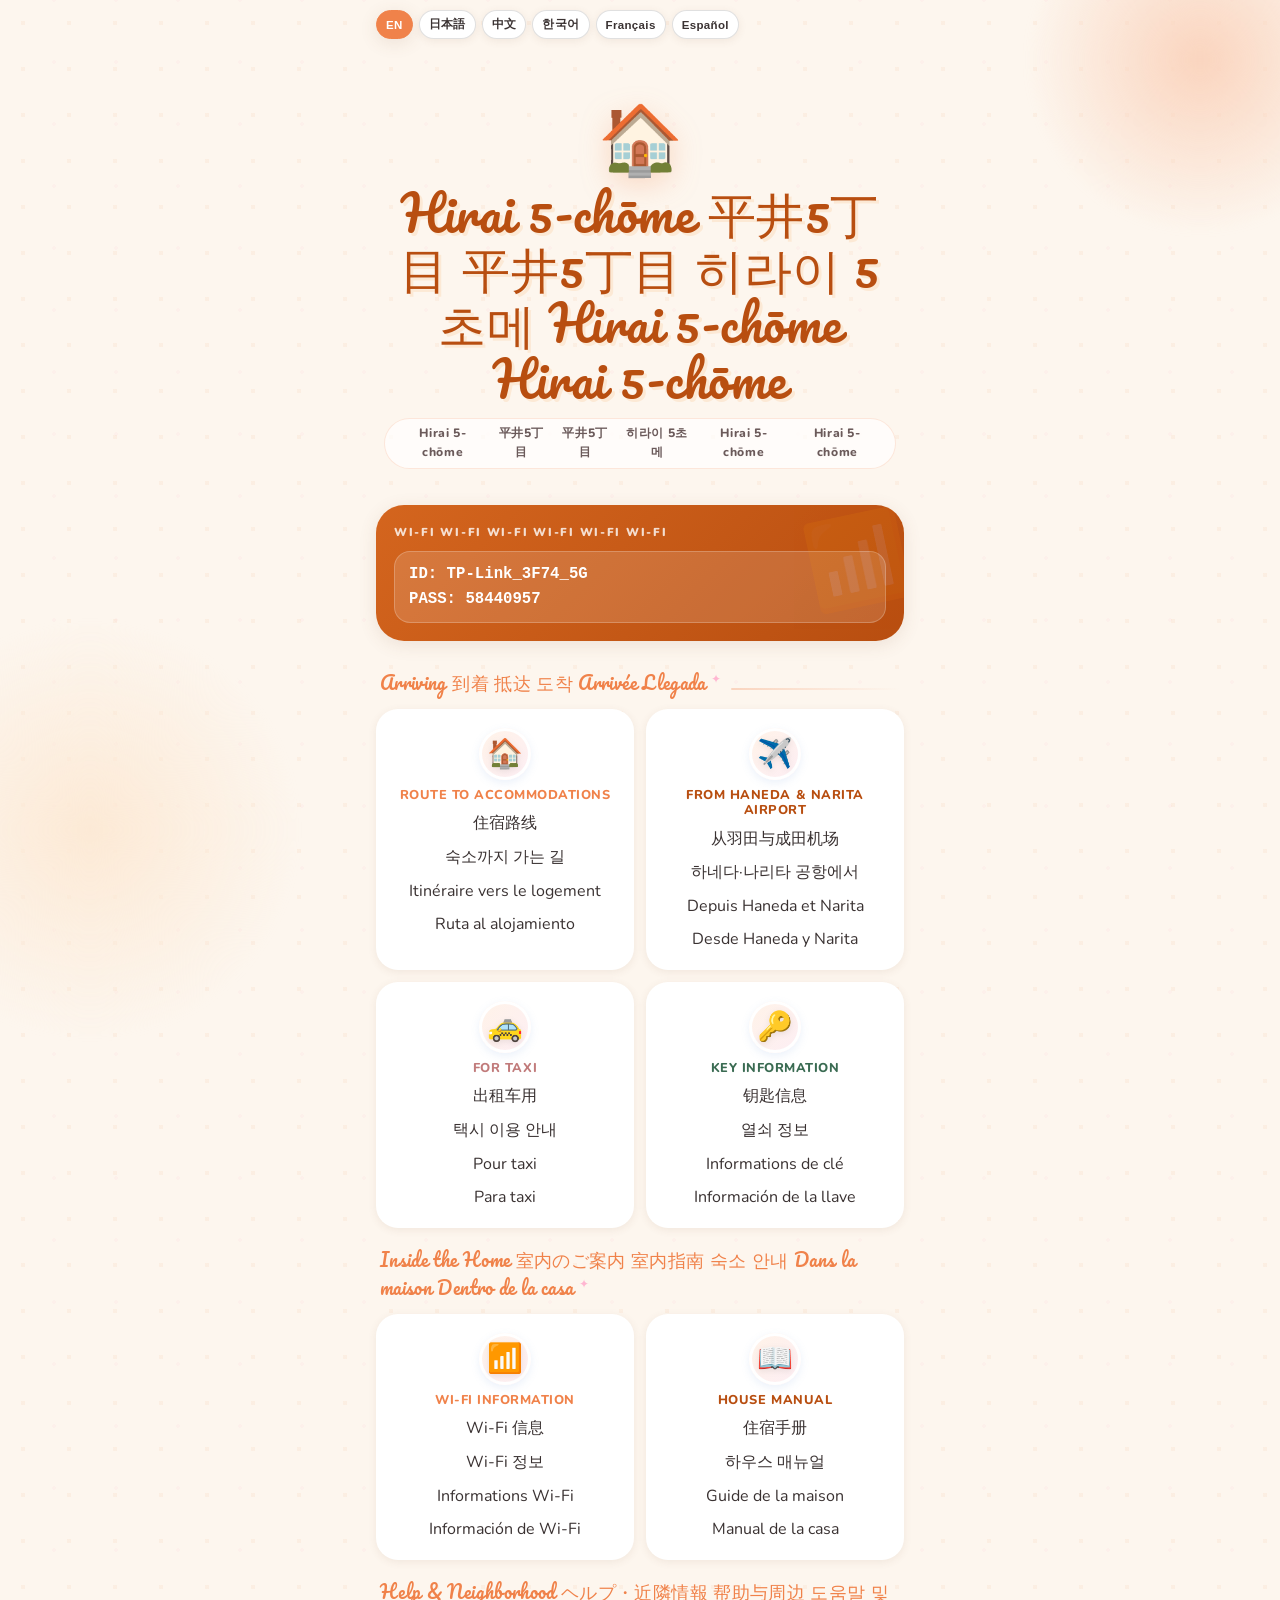
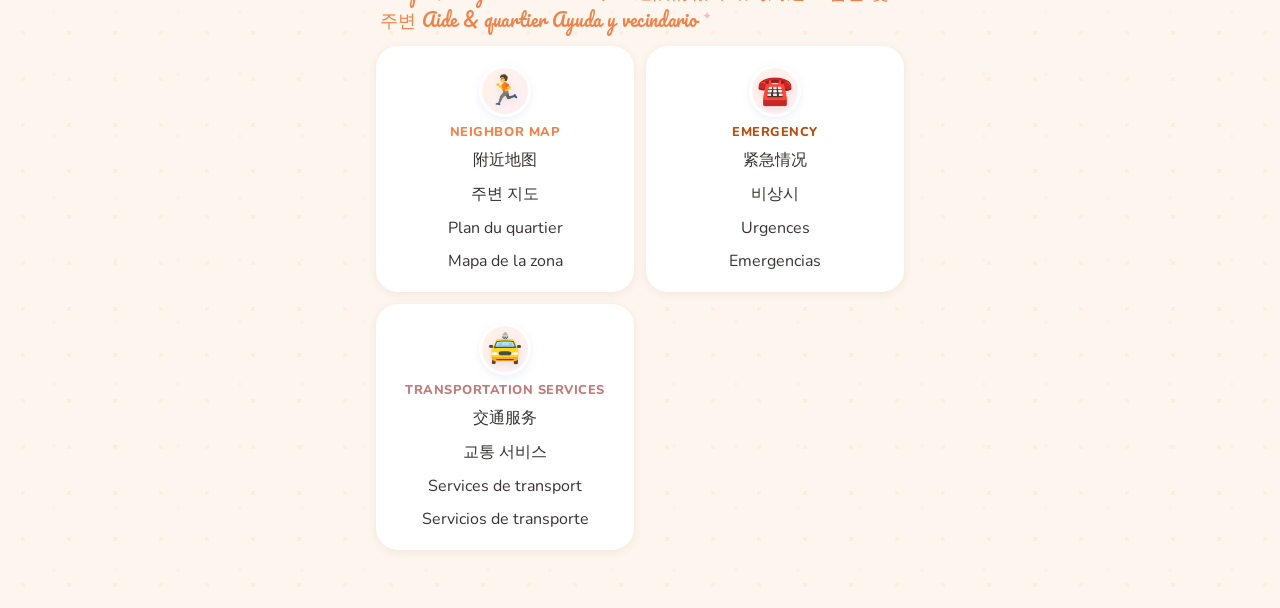
<file: index.html>
<!doctype html>
<html lang="en">
<head>
<meta charset="utf-8">
<meta name="viewport" content="width=device-width, initial-scale=1, viewport-fit=cover">
<meta name="theme-color" content="#fdf6ee">
<title>Welcome to Hirai 5-chōme</title>
<link rel="preconnect" href="https://fonts.googleapis.com">
<link rel="preconnect" href="https://fonts.gstatic.com" crossorigin>
<link href="https://fonts.googleapis.com/css2?family=Nunito:wght@500;600;700;800;900&family=Pacifico&display=swap" rel="stylesheet">
<link rel="stylesheet" href="assets/site.css">
  <link rel="stylesheet" href="assets/cute-pack.css">
  <style id="cute-pack-theme">:root{--cp-chip-a:#fff3e8;--cp-chip-b:#fdeef4;--cp-hover-shadow:rgba(220,140,90,.18);--cp-dot-1:rgba(240,170,120,.10);}</style>
</head>
<body>
<main>
<div class="lang-switcher" role="group" aria-label="Language">
  <button type="button" data-lang="en">EN</button>
  <button type="button" data-lang="ja">日本語</button>
  <button type="button" data-lang="zh">中文</button>
  <button type="button" data-lang="ko">한국어</button>
  <button type="button" data-lang="fr">Français</button>
  <button type="button" data-lang="es">Español</button>
</div>
<section class="hero"><div class="mark">🏠</div><h1>
  <span class="lang-en">Hirai 5-chōme</span>
  <span class="lang-ja">平井5丁目</span>
  <span class="lang-zh">平井5丁目</span>
  <span class="lang-ko">히라이 5초메</span>
  <span class="lang-fr">Hirai 5-chōme</span>
  <span class="lang-es">Hirai 5-chōme</span>
</h1><p>
  <span class="lang-en">Hirai 5-chōme</span>
  <span class="lang-ja">平井5丁目</span>
  <span class="lang-zh">平井5丁目</span>
  <span class="lang-ko">히라이 5초메</span>
  <span class="lang-fr">Hirai 5-chōme</span>
  <span class="lang-es">Hirai 5-chōme</span>
</p></section><section class="wifi"><strong>
  <span class="lang-en">Wi‑Fi</span>
  <span class="lang-ja">Wi‑Fi</span>
  <span class="lang-zh">Wi‑Fi</span>
  <span class="lang-ko">Wi‑Fi</span>
  <span class="lang-fr">Wi‑Fi</span>
  <span class="lang-es">Wi‑Fi</span>
</strong><code>ID: TP-Link_3F74_5G<br>PASS: 58440957</code></section>
<nav class="menu" aria-label="Guest menu"><div class="menu-group"><div class="menu-group-head"><span class="menu-group-title">
  <span class="lang-en">Arriving</span>
  <span class="lang-ja">到着</span>
  <span class="lang-zh">抵达</span>
  <span class="lang-ko">도착</span>
  <span class="lang-fr">Arrivée</span>
  <span class="lang-es">Llegada</span>
</span><span class="menu-group-line"></span></div><div class="btn-grid"><a href="access/" class="pl-btn"><span class="pl-icon-wrap"><span class="pl-icon" aria-hidden="true">🏠</span></span><span class="pl-en">Route to Accommodations</span><span class="pl-ja">宿泊施設へのご案内</span><span class="lang-zh">住宿路线</span><span class="lang-ko">숙소까지 가는 길</span><span class="lang-fr">Itinéraire vers le logement</span><span class="lang-es">Ruta al alojamiento</span></a>
<a href="airport/" class="pl-btn"><span class="pl-icon-wrap"><span class="pl-icon" aria-hidden="true">✈️</span></span><span class="pl-en">From Haneda &amp; Narita Airport</span><span class="pl-ja">羽田空港＆成田空港から</span><span class="lang-zh">从羽田与成田机场</span><span class="lang-ko">하네다·나리타 공항에서</span><span class="lang-fr">Depuis Haneda et Narita</span><span class="lang-es">Desde Haneda y Narita</span></a>
<a href="taxi/" class="pl-btn"><span class="pl-icon-wrap"><span class="pl-icon" aria-hidden="true">🚕</span></span><span class="pl-en">For Taxi</span><span class="pl-ja">タクシーをご利用の場合</span><span class="lang-zh">出租车用</span><span class="lang-ko">택시 이용 안내</span><span class="lang-fr">Pour taxi</span><span class="lang-es">Para taxi</span></a><a href="key/" class="pl-btn"><span class="pl-icon-wrap"><span class="pl-icon" aria-hidden="true">🔑</span></span><span class="pl-en">Key information</span><span class="pl-ja">鍵の情報</span><span class="lang-zh">钥匙信息</span><span class="lang-ko">열쇠 정보</span><span class="lang-fr">Informations de clé</span><span class="lang-es">Información de la llave</span></a>
</div></div>
<div class="menu-group"><div class="menu-group-head"><span class="menu-group-title">
  <span class="lang-en">Inside the Home</span>
  <span class="lang-ja">室内のご案内</span>
  <span class="lang-zh">室内指南</span>
  <span class="lang-ko">숙소 안내</span>
  <span class="lang-fr">Dans la maison</span>
  <span class="lang-es">Dentro de la casa</span>
</span><span class="menu-group-line"></span></div><div class="btn-grid"><a href="wifi/" class="pl-btn"><span class="pl-icon-wrap"><span class="pl-icon" aria-hidden="true">📶</span></span><span class="pl-en">Wi-Fi information</span><span class="pl-ja">Wi-Fi情報</span><span class="lang-zh">Wi‑Fi 信息</span><span class="lang-ko">Wi‑Fi 정보</span><span class="lang-fr">Informations Wi‑Fi</span><span class="lang-es">Información de Wi‑Fi</span></a>
<a href="manual/" class="pl-btn"><span class="pl-icon-wrap"><span class="pl-icon" aria-hidden="true">📖</span></span><span class="pl-en">House Manual</span><span class="pl-ja">ハウスマニュアル</span><span class="lang-zh">住宿手册</span><span class="lang-ko">하우스 매뉴얼</span><span class="lang-fr">Guide de la maison</span><span class="lang-es">Manual de la casa</span></a></div></div>
<div class="menu-group"><div class="menu-group-head"><span class="menu-group-title">
  <span class="lang-en">Help &amp; Neighborhood</span>
  <span class="lang-ja">ヘルプ・近隣情報</span>
  <span class="lang-zh">帮助与周边</span>
  <span class="lang-ko">도움말 및 주변</span>
  <span class="lang-fr">Aide &amp; quartier</span>
  <span class="lang-es">Ayuda y vecindario</span>
</span><span class="menu-group-line"></span></div><div class="btn-grid"><a href="nearby/" class="pl-btn"><span class="pl-icon-wrap"><span class="pl-icon" aria-hidden="true">🏃</span></span><span class="pl-en">Neighbor Map</span><span class="pl-ja">近隣のお店情報</span><span class="lang-zh">附近地图</span><span class="lang-ko">주변 지도</span><span class="lang-fr">Plan du quartier</span><span class="lang-es">Mapa de la zona</span></a>
<a href="emergency/" class="pl-btn"><span class="pl-icon-wrap"><span class="pl-icon" aria-hidden="true">☎️</span></span><span class="pl-en">Emergency</span><span class="pl-ja">緊急時の連絡方法</span><span class="lang-zh">紧急情况</span><span class="lang-ko">비상시</span><span class="lang-fr">Urgences</span><span class="lang-es">Emergencias</span></a>
<a href="transportation/" class="pl-btn"><span class="pl-icon-wrap"><span class="pl-icon" aria-hidden="true">🚖</span></span><span class="pl-en">Transportation Services</span><span class="pl-ja">提携サービス</span><span class="lang-zh">交通服务</span><span class="lang-ko">교통 서비스</span><span class="lang-fr">Services de transport</span><span class="lang-es">Servicios de transporte</span></a></div></div></nav>
</main>
  <script src="assets/i18n.js" defer></script>
  <script src="assets/cute-pack.js" defer></script>
</body>
</html>
</file>
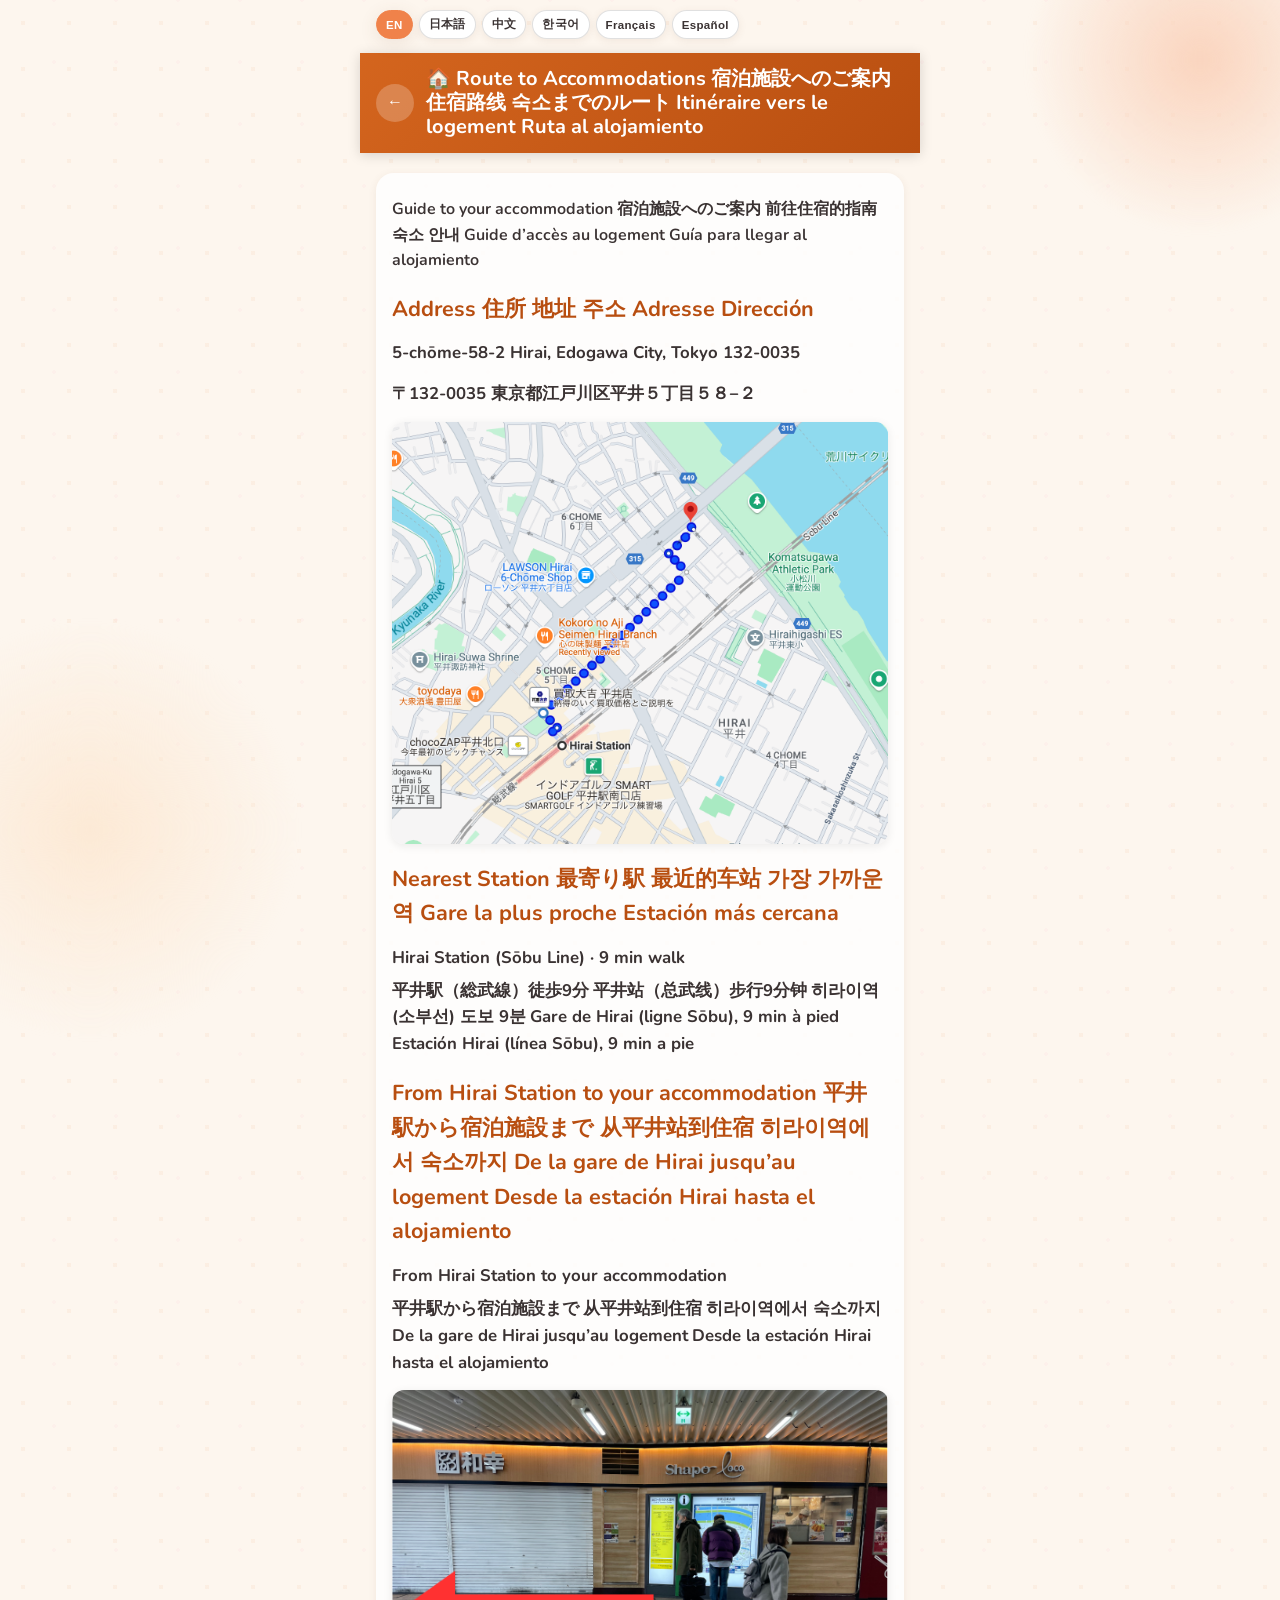
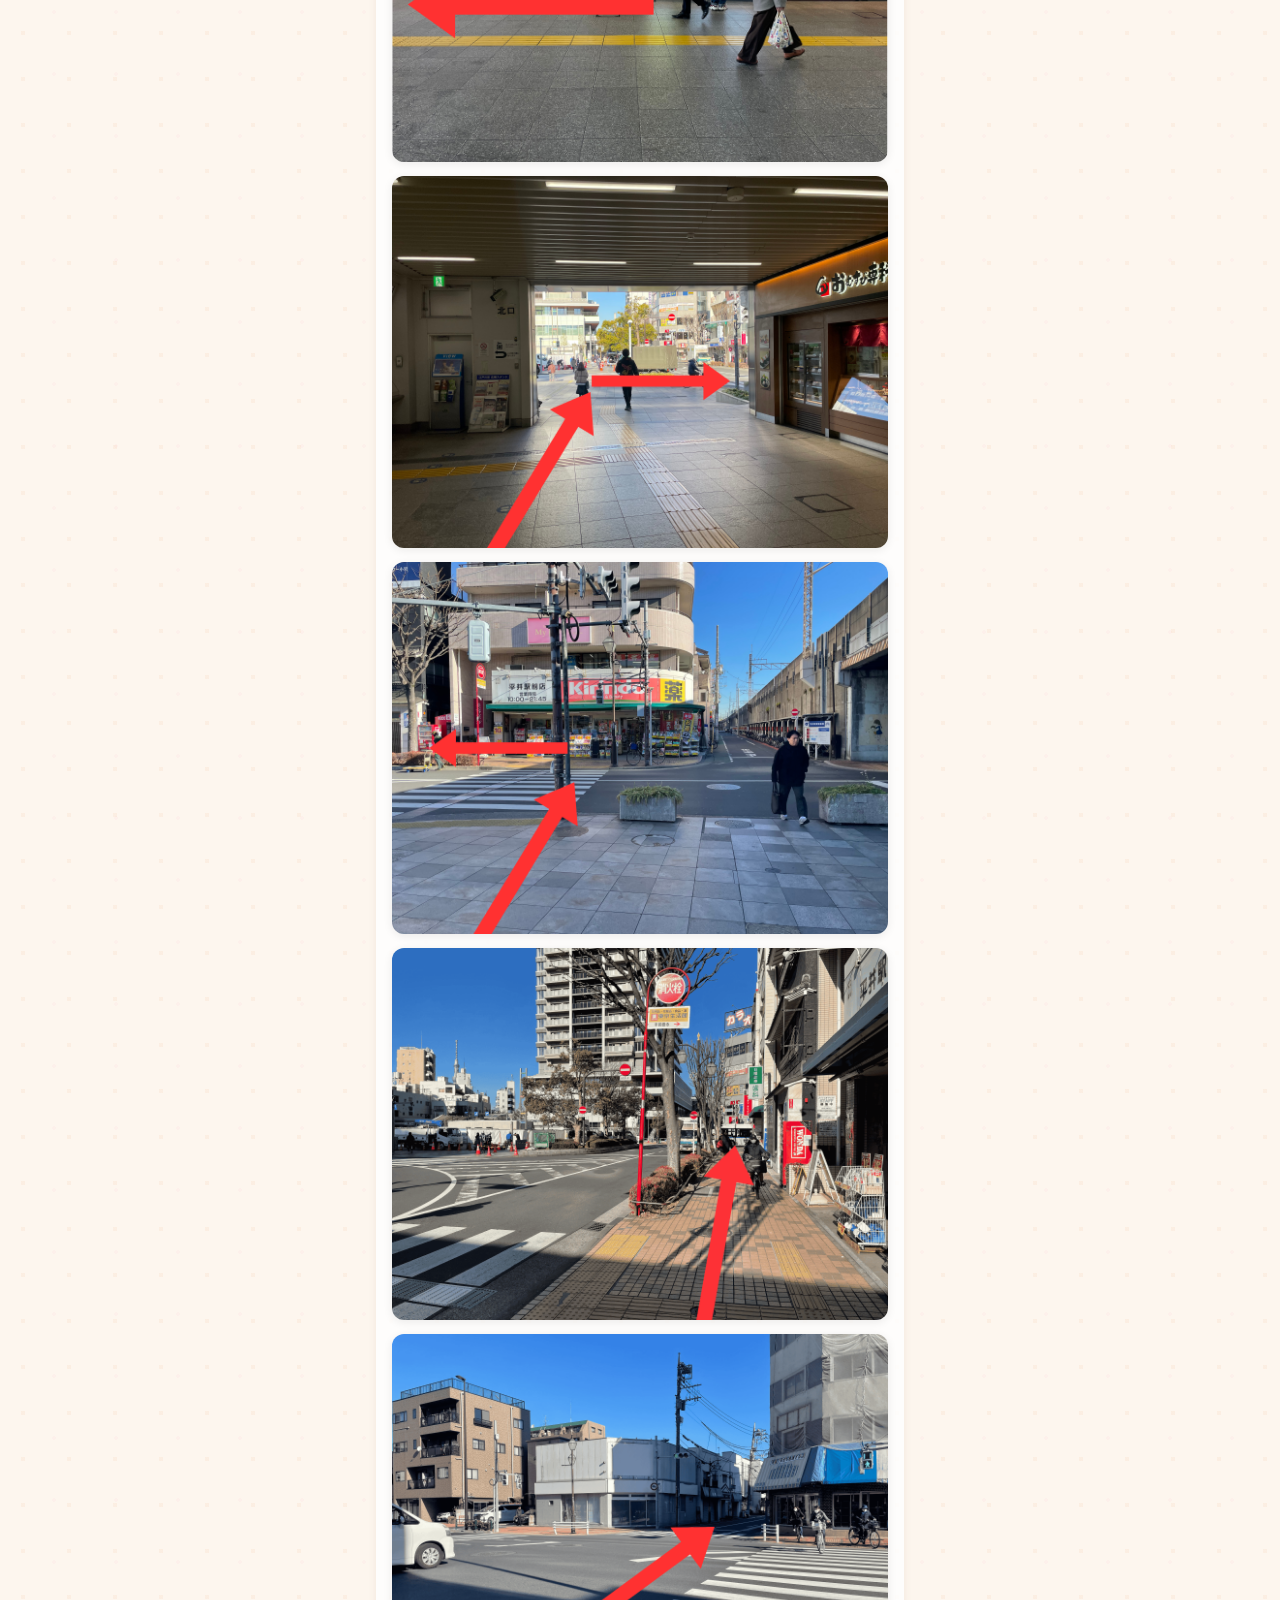
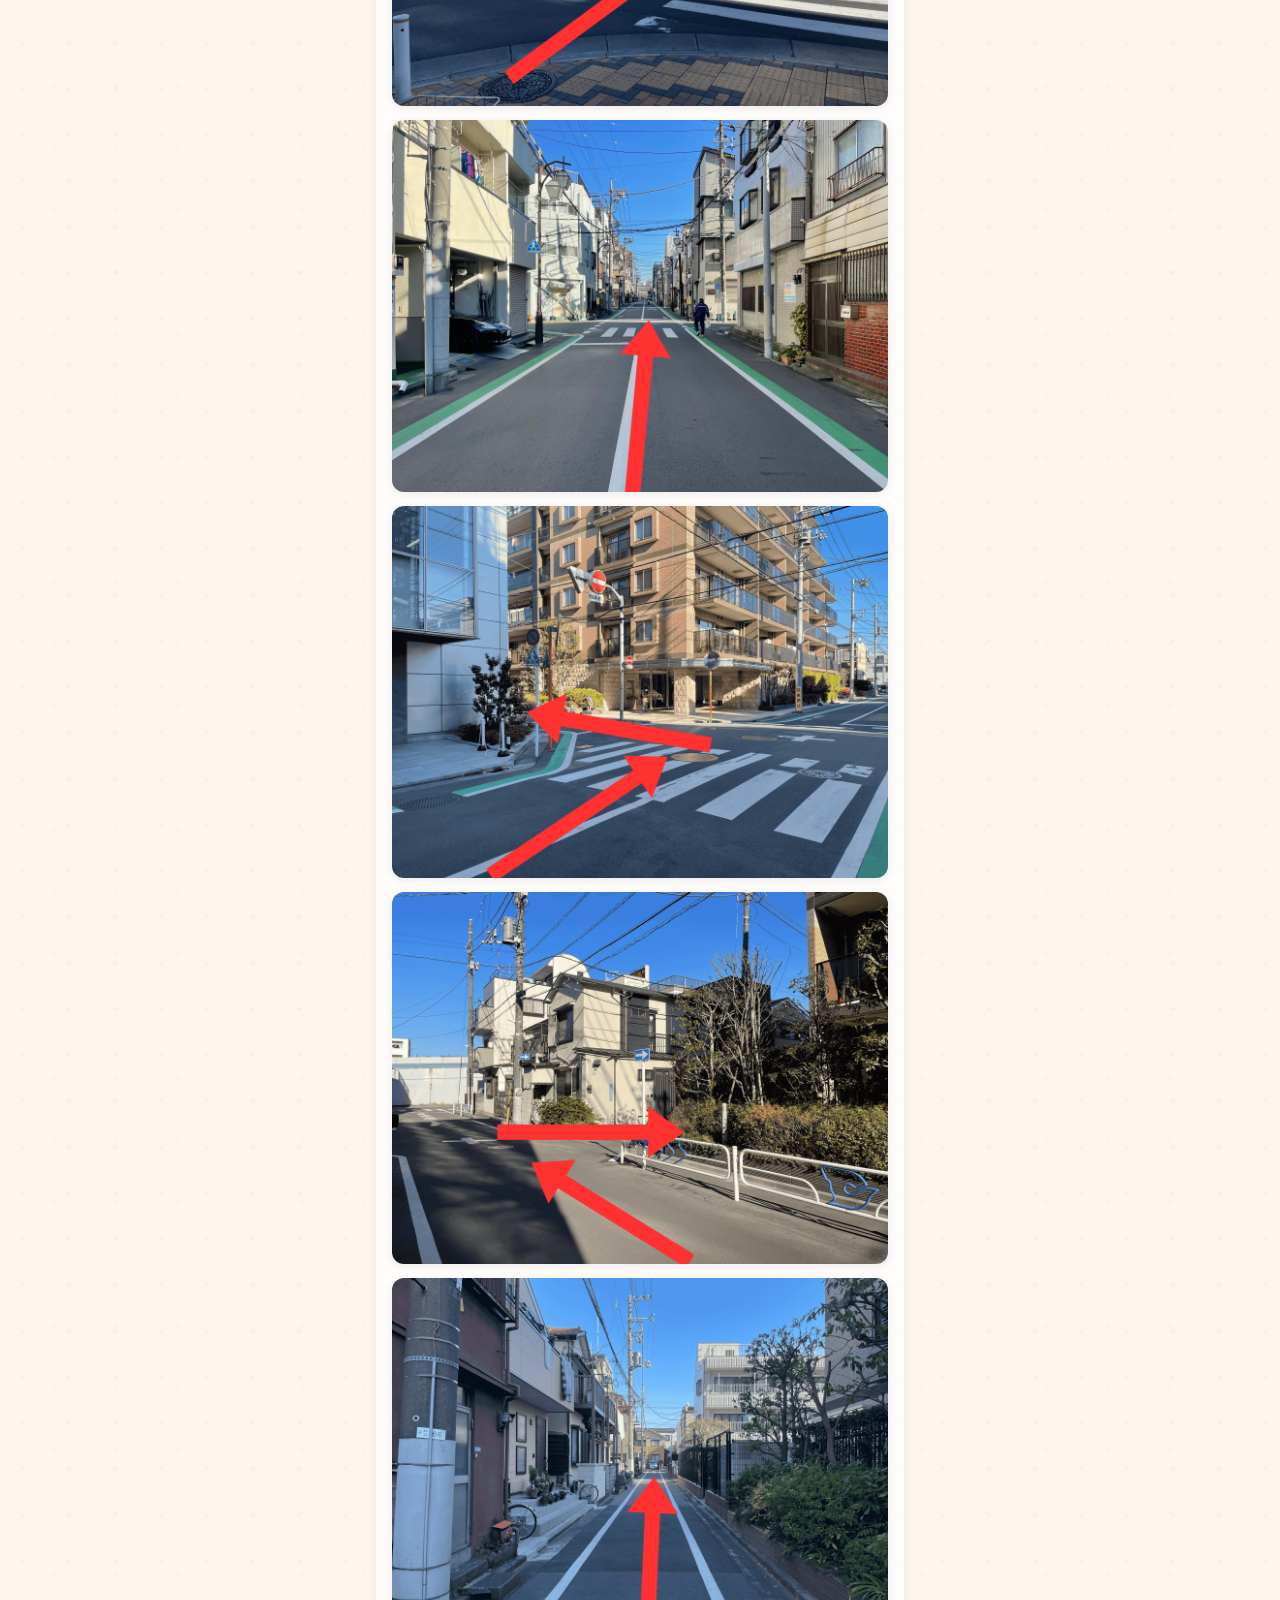
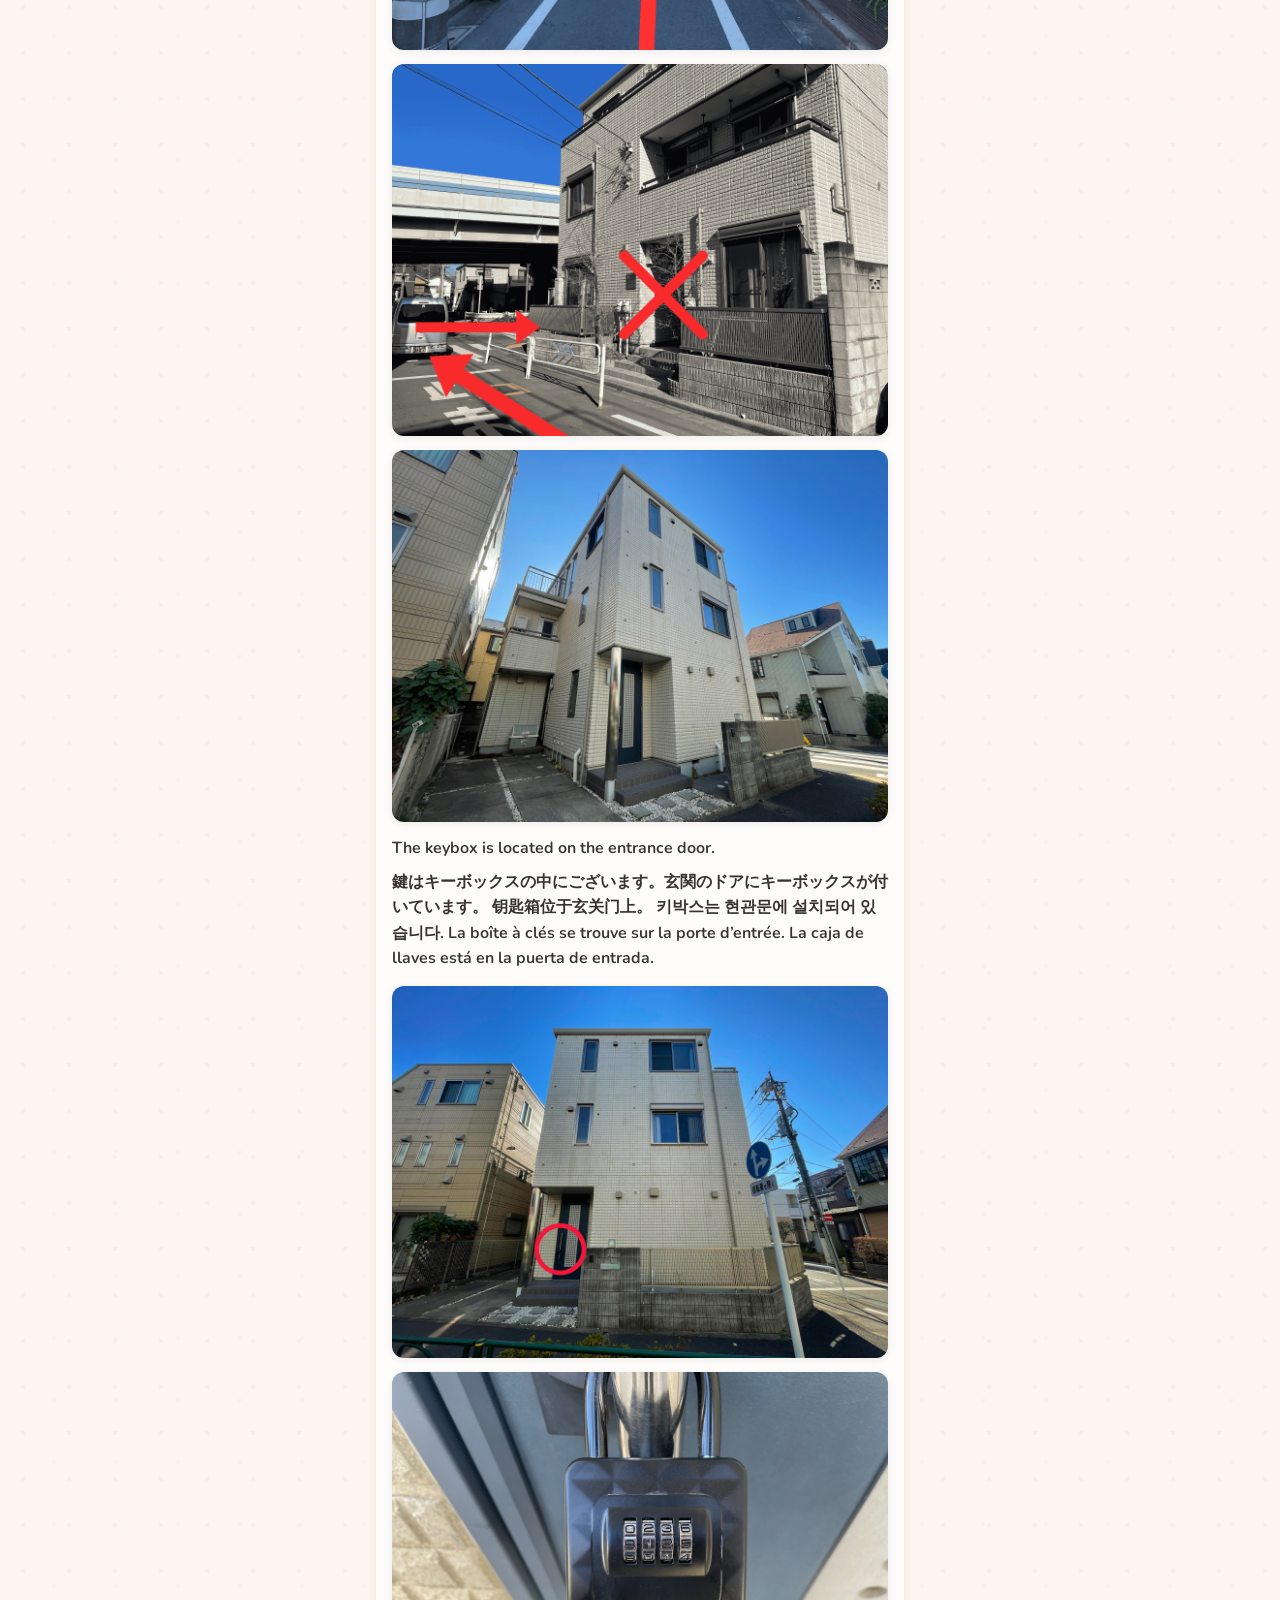
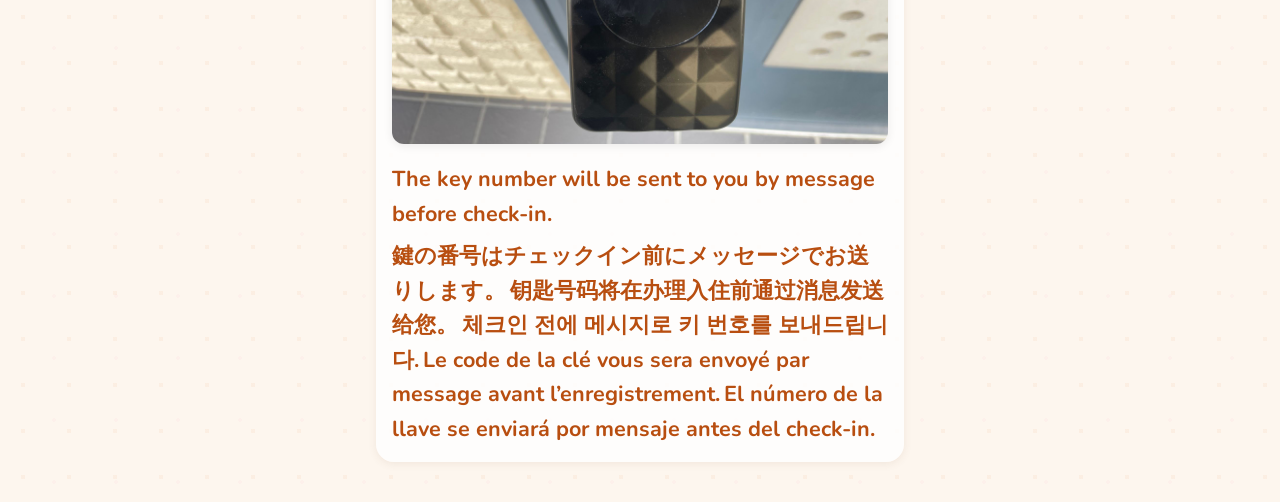
<file: access/index.html>
<!doctype html>
<html lang="en">
<head>
<meta charset="utf-8">
<meta name="viewport" content="width=device-width, initial-scale=1, viewport-fit=cover">
<meta name="theme-color" content="#fdf6ee">
<title>Route to Accommodations — Hirai 5-chōme
平井5丁目</title>
<link rel="preconnect" href="https://fonts.googleapis.com">
<link rel="preconnect" href="https://fonts.gstatic.com" crossorigin>
<link href="https://fonts.googleapis.com/css2?family=Nunito:wght@500;600;700;800;900&family=Pacifico&display=swap" rel="stylesheet">
<link rel="stylesheet" href="../assets/site.css">
  <link rel="stylesheet" href="../assets/cute-pack.css">
  <style id="cute-pack-theme">:root{--cp-chip-a:#fff3e8;--cp-chip-b:#fdeef4;--cp-hover-shadow:rgba(220,140,90,.18);--cp-dot-1:rgba(240,170,120,.10);}</style>
</head>
<body>
<main>
<div class="lang-switcher" role="group" aria-label="Language">
  <button type="button" data-lang="en">EN</button>
  <button type="button" data-lang="ja">日本語</button>
  <button type="button" data-lang="zh">中文</button>
  <button type="button" data-lang="ko">한국어</button>
  <button type="button" data-lang="fr">Français</button>
  <button type="button" data-lang="es">Español</button>
</div>
<div class="top"><a class="back" href="../">←</a><h1>🏠 
  <span class="lang-en">Route to Accommodations</span>
  <span class="lang-ja">宿泊施設へのご案内</span>
  <span class="lang-zh">住宿路线</span>
  <span class="lang-ko">숙소までのルート</span>
  <span class="lang-fr">Itinéraire vers le logement</span>
  <span class="lang-es">Ruta al alojamiento</span>
</h1></div><article class="content"><p>
  <span class="lang-en">Guide to your accommodation</span>
  <span class="lang-ja">宿泊施設へのご案内</span>
  <span class="lang-zh">前往住宿的指南</span>
  <span class="lang-ko">숙소 안내</span>
  <span class="lang-fr">Guide d’accès au logement</span>
  <span class="lang-es">Guía para llegar al alojamiento</span>
</p>
<h3>
  <span class="lang-en">Address</span>
  <span class="lang-ja">住所</span>
  <span class="lang-zh">地址</span>
  <span class="lang-ko">주소</span>
  <span class="lang-fr">Adresse</span>
  <span class="lang-es">Dirección</span>
</h3>
<h4>5-chōme-58-2 Hirai, Edogawa City, Tokyo 132-0035</h4>
<h4>〒132-0035 東京都江戸川区平井５丁目５８−２</h4>
<figure><img src="../images/スクリーンショット_2025-01-16_9.47.20.png" alt="スクリーンショット 2025-01-16 9.47.20.png" loading="lazy"></figure>
<h3>
  <span class="lang-en">Nearest Station</span>
  <span class="lang-ja">最寄り駅</span>
  <span class="lang-zh">最近的车站</span>
  <span class="lang-ko">가장 가까운 역</span>
  <span class="lang-fr">Gare la plus proche</span>
  <span class="lang-es">Estación más cercana</span>
</h3>
<h4 class="lang-en">Hirai Station (Sōbu Line) · 9 min walk</h4>
<h4 class="lang-ja">平井駅（総武線）徒歩9分</h4>
<h4 class="lang-zh">平井站（总武线）步行9分钟</h4>
<h4 class="lang-ko">히라이역(소부선) 도보 9분</h4>
<h4 class="lang-fr">Gare de Hirai (ligne Sōbu), 9 min à pied</h4>
<h4 class="lang-es">Estación Hirai (línea Sōbu), 9 min a pie</h4>
<h3>
  <span class="lang-en">From Hirai Station to your accommodation</span>
  <span class="lang-ja">平井駅から宿泊施設まで</span>
  <span class="lang-zh">从平井站到住宿</span>
  <span class="lang-ko">히라이역에서 숙소까지</span>
  <span class="lang-fr">De la gare de Hirai jusqu’au logement</span>
  <span class="lang-es">Desde la estación Hirai hasta el alojamiento</span>
</h3>
<h4 class="lang-en">From Hirai Station to your accommodation</h4>
<h4 class="lang-ja">平井駅から宿泊施設まで</h4>
<h4 class="lang-zh">从平井站到住宿</h4>
<h4 class="lang-ko">히라이역에서 숙소까지</h4>
<h4 class="lang-fr">De la gare de Hirai jusqu’au logement</h4>
<h4 class="lang-es">Desde la estación Hirai hasta el alojamiento</h4>
<figure><img src="../images/名称未設定のデザイン_(28).png" alt="名称未設定のデザイン (28).png" loading="lazy"></figure>
<figure><img src="../images/名称未設定のデザイン_(29).png" alt="名称未設定のデザイン (29).png" loading="lazy"></figure>
<figure><img src="../images/名称未設定のデザイン_(30).png" alt="名称未設定のデザイン (30).png" loading="lazy"></figure>
<figure><img src="../images/名称未設定のデザイン_(32).png" alt="名称未設定のデザイン (32).png" loading="lazy"></figure>
<figure><img src="../images/名称未設定のデザイン_(36).png" alt="名称未設定のデザイン (36).png" loading="lazy"></figure>
<figure><img src="../images/名称未設定のデザイン_(35).png" alt="名称未設定のデザイン (35).png" loading="lazy"></figure>
<figure><img src="../images/名称未設定のデザイン_(41).png" alt="名称未設定のデザイン (41).png" loading="lazy"></figure>
<figure><img src="../images/名称未設定のデザイン_(40).png" alt="名称未設定のデザイン (40).png" loading="lazy"></figure>
<figure><img src="../images/名称未設定のデザイン_(39).png" alt="名称未設定のデザイン (39).png" loading="lazy"></figure>
<figure><img src="../images/名称未設定のデザイン_(38).png" alt="名称未設定のデザイン (38).png" loading="lazy"></figure>
<figure><img src="../images/d32db460-b2ef-4a7e-900a-2f5ff96d43b7.jpg" alt="d32db460-b2ef-4a7e-900a-2f5ff96d43b7.jpg" loading="lazy"></figure>
<p class="lang-en">The keybox is located on the entrance door.</p>
<p class="lang-ja">鍵はキーボックスの中にございます。玄関のドアにキーボックスが付いています。</p>
<p class="lang-zh">钥匙箱位于玄关门上。</p>
<p class="lang-ko">키박스는 현관문에 설치되어 있습니다.</p>
<p class="lang-fr">La boîte à clés se trouve sur la porte d’entrée.</p>
<p class="lang-es">La caja de llaves está en la puerta de entrada.</p>
<figure><img src="../images/名称未設定のデザイン_(27).png" alt="名称未設定のデザイン (27).png" loading="lazy"></figure>
<figure><img src="../images/a91fa7a5-d79e-462e-b444-6fe48a579fe3.jpg" alt="a91fa7a5-d79e-462e-b444-6fe48a579fe3.jpg" loading="lazy"></figure>
<h3 class="lang-en">The key number will be sent to you by message before check-in.</h3>
<h3 class="lang-ja">鍵の番号はチェックイン前にメッセージでお送りします。</h3>
<h3 class="lang-zh">钥匙号码将在办理入住前通过消息发送给您。</h3>
<h3 class="lang-ko">체크인 전에 메시지로 키 번호를 보내드립니다.</h3>
<h3 class="lang-fr">Le code de la clé vous sera envoyé par message avant l’enregistrement.</h3>
<h3 class="lang-es">El número de la llave se enviará por mensaje antes del check‑in.</h3></article>

</main>
  <script src="../assets/i18n.js" defer></script>
  <script src="../assets/cute-pack.js" defer></script>
</body>
</html>
</file>
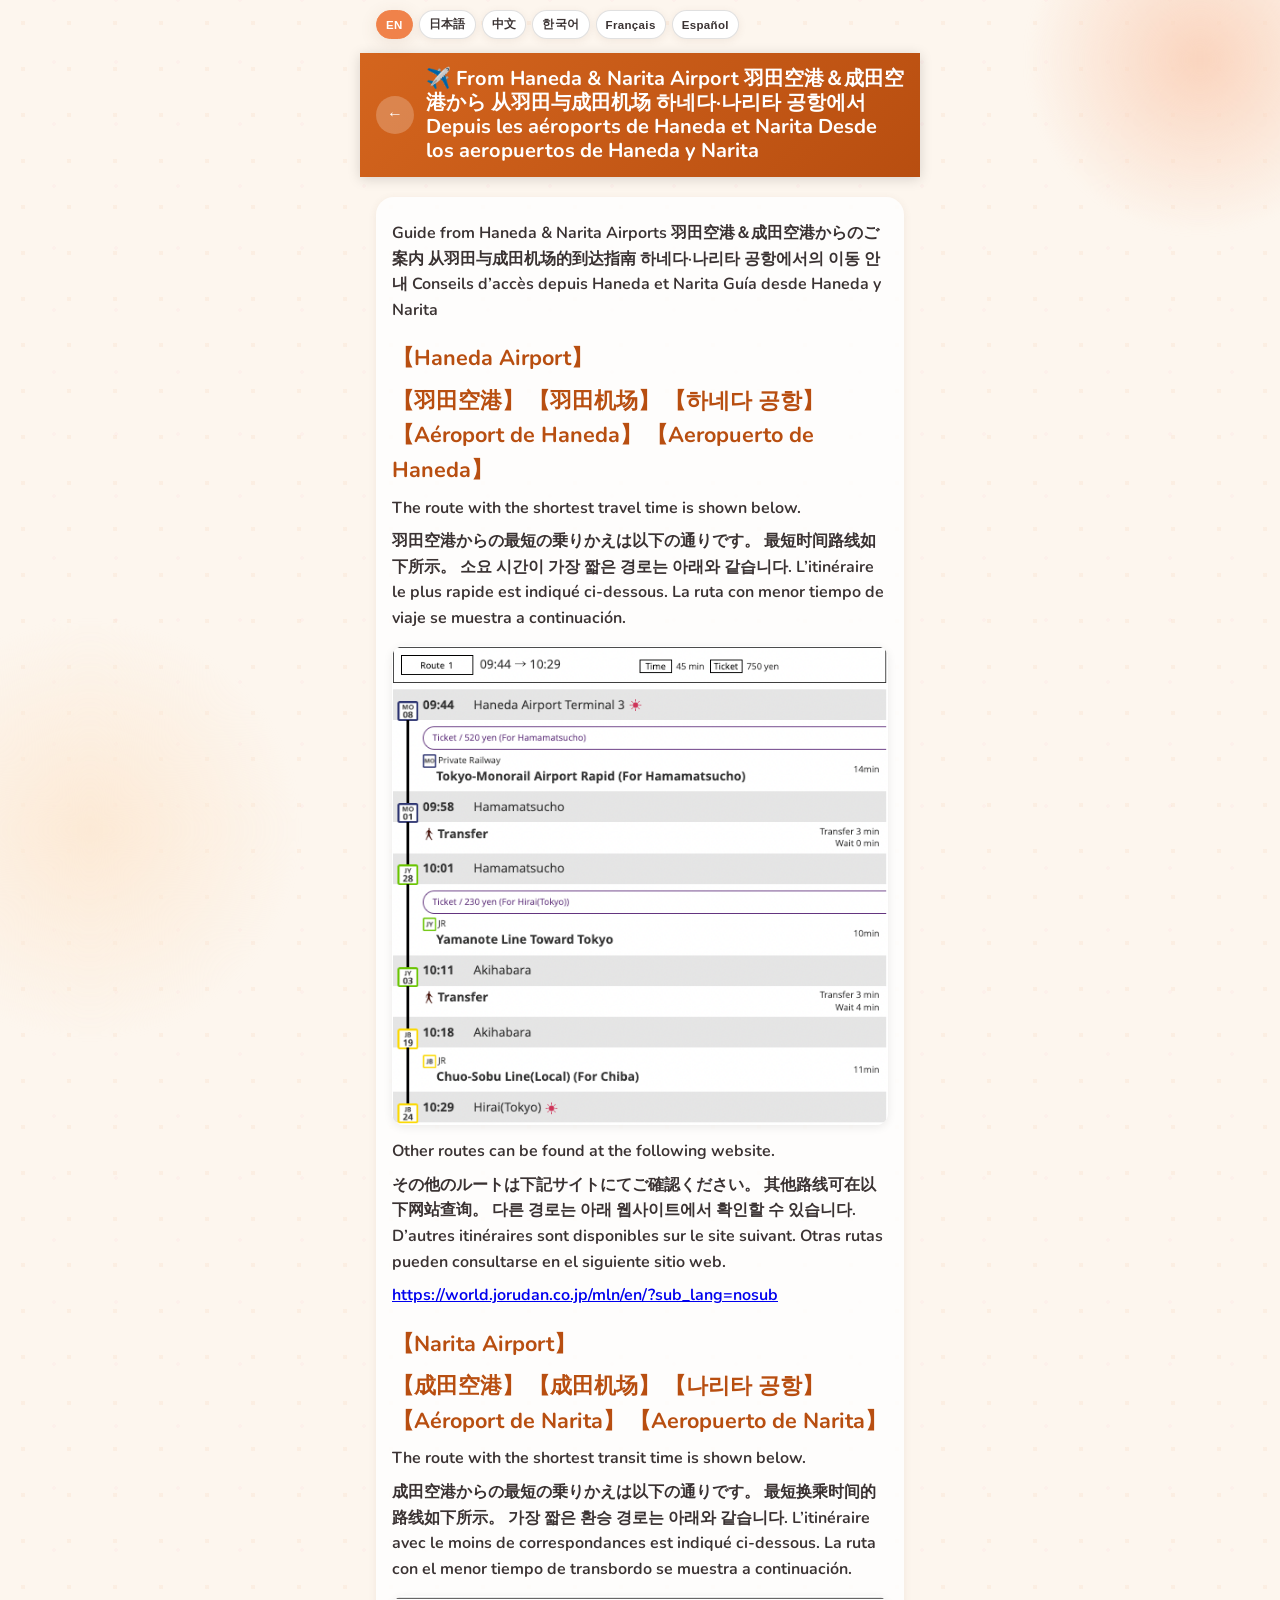
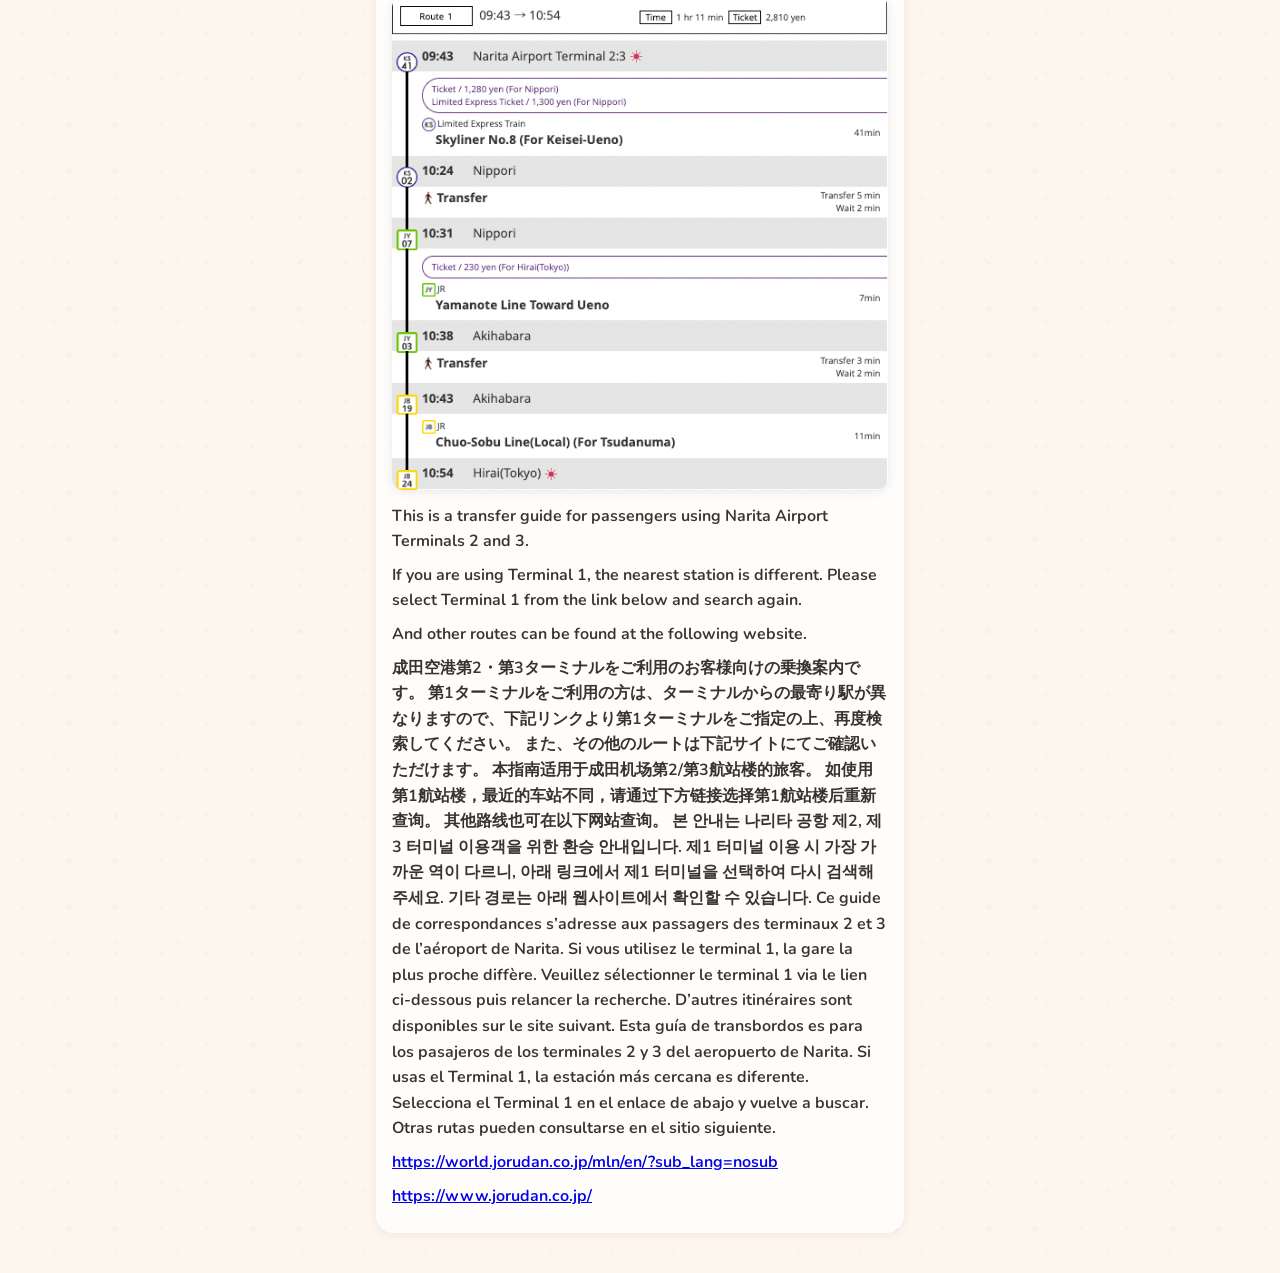
<file: airport/index.html>
<!doctype html>
<html lang="en">
<head>
<meta charset="utf-8">
<meta name="viewport" content="width=device-width, initial-scale=1, viewport-fit=cover">
<meta name="theme-color" content="#fdf6ee">
<title>From Haneda &amp; Narita Airport — Hirai 5-chōme
平井5丁目</title>
<link rel="preconnect" href="https://fonts.googleapis.com">
<link rel="preconnect" href="https://fonts.gstatic.com" crossorigin>
<link href="https://fonts.googleapis.com/css2?family=Nunito:wght@500;600;700;800;900&family=Pacifico&display=swap" rel="stylesheet">
<link rel="stylesheet" href="../assets/site.css">
  <link rel="stylesheet" href="../assets/cute-pack.css">
  <style id="cute-pack-theme">:root{--cp-chip-a:#fff3e8;--cp-chip-b:#fdeef4;--cp-hover-shadow:rgba(220,140,90,.18);--cp-dot-1:rgba(240,170,120,.10);}</style>
</head>
<body>
<main>
<div class="lang-switcher" role="group" aria-label="Language">
  <button type="button" data-lang="en">EN</button>
  <button type="button" data-lang="ja">日本語</button>
  <button type="button" data-lang="zh">中文</button>
  <button type="button" data-lang="ko">한국어</button>
  <button type="button" data-lang="fr">Français</button>
  <button type="button" data-lang="es">Español</button>
</div>
<div class="top"><a class="back" href="../">←</a><h1>✈️ 
  <span class="lang-en">From Haneda &amp; Narita Airport</span>
  <span class="lang-ja">羽田空港＆成田空港から</span>
  <span class="lang-zh">从羽田与成田机场</span>
  <span class="lang-ko">하네다·나리타 공항에서</span>
  <span class="lang-fr">Depuis les aéroports de Haneda et Narita</span>
  <span class="lang-es">Desde los aeropuertos de Haneda y Narita</span>
</h1></div><article class="content"><p>
  <span class="lang-en">Guide from Haneda &amp; Narita Airports</span>
  <span class="lang-ja">羽田空港＆成田空港からのご案内</span>
  <span class="lang-zh">从羽田与成田机场的到达指南</span>
  <span class="lang-ko">하네다·나리타 공항에서의 이동 안내</span>
  <span class="lang-fr">Conseils d’accès depuis Haneda et Narita</span>
  <span class="lang-es">Guía desde Haneda y Narita</span>
</p>
<h3 class="lang-en">【Haneda Airport】</h3>
<h3 class="lang-ja">【羽田空港】</h3>
<h3 class="lang-zh">【羽田机场】</h3>
<h3 class="lang-ko">【하네다 공항】</h3>
<h3 class="lang-fr">【Aéroport de Haneda】</h3>
<h3 class="lang-es">【Aeropuerto de Haneda】</h3>
<p class="lang-en">The route with the shortest travel time is shown below.</p>
<p class="lang-ja">羽田空港からの最短の乗りかえは以下の通りです。</p>
<p class="lang-zh">最短时间路线如下所示。</p>
<p class="lang-ko">소요 시간이 가장 짧은 경로는 아래와 같습니다.</p>
<p class="lang-fr">L’itinéraire le plus rapide est indiqué ci‑dessous.</p>
<p class="lang-es">La ruta con menor tiempo de viaje se muestra a continuación.</p>
<figure><img src="../images/スクリーンショット_2025-01-13_9.52.26.png" alt="スクリーンショット 2025-01-13 9.52.26.png" loading="lazy"></figure>
<p class="lang-en">Other routes can be found at the following website.</p>
<p class="lang-ja">その他のルートは下記サイトにてご確認ください。</p>
<p class="lang-zh">其他路线可在以下网站查询。</p>
<p class="lang-ko">다른 경로는 아래 웹사이트에서 확인할 수 있습니다.</p>
<p class="lang-fr">D’autres itinéraires sont disponibles sur le site suivant.</p>
<p class="lang-es">Otras rutas pueden consultarse en el siguiente sitio web.</p>
<p><a href="https://world.jorudan.co.jp/mln/en/?sub_lang=nosub" target="_blank" rel="noopener">https://world.jorudan.co.jp/mln/en/?sub_lang=nosub</a></p>
<h3 class="lang-en">【Narita Airport】</h3>
<h3 class="lang-ja">【成田空港】</h3>
<h3 class="lang-zh">【成田机场】</h3>
<h3 class="lang-ko">【나리타 공항】</h3>
<h3 class="lang-fr">【Aéroport de Narita】</h3>
<h3 class="lang-es">【Aeropuerto de Narita】</h3>
<p class="lang-en">The route with the shortest transit time is shown below.</p>
<p class="lang-ja">成田空港からの最短の乗りかえは以下の通りです。</p>
<p class="lang-zh">最短换乘时间的路线如下所示。</p>
<p class="lang-ko">가장 짧은 환승 경로는 아래와 같습니다.</p>
<p class="lang-fr">L’itinéraire avec le moins de correspondances est indiqué ci‑dessous.</p>
<p class="lang-es">La ruta con el menor tiempo de transbordo se muestra a continuación.</p>
<figure><img src="../images/スクリーンショット_2025-01-13_9.43.11.png" alt="スクリーンショット 2025-01-13 9.43.11.png" loading="lazy"></figure>
<p class="lang-en">This is a transfer guide for passengers using Narita Airport Terminals 2 and 3.</p>
<p class="lang-en">If you are using Terminal 1, the nearest station is different. Please select Terminal 1 from the link below and search again.</p>
<p class="lang-en">And other routes can be found at the following website.</p>
<p class="lang-ja">成田空港第2・第3ターミナルをご利用のお客様向けの乗換案内です。</p>
<p class="lang-ja">第1ターミナルをご利用の方は、ターミナルからの最寄り駅が異なりますので、下記リンクより第1ターミナルをご指定の上、再度検索してください。</p>
<p class="lang-ja">また、その他のルートは下記サイトにてご確認いただけます。</p>
<p class="lang-zh">本指南适用于成田机场第2/第3航站楼的旅客。</p>
<p class="lang-zh">如使用第1航站楼，最近的车站不同，请通过下方链接选择第1航站楼后重新查询。</p>
<p class="lang-zh">其他路线也可在以下网站查询。</p>
<p class="lang-ko">본 안내는 나리타 공항 제2, 제3 터미널 이용객을 위한 환승 안내입니다.</p>
<p class="lang-ko">제1 터미널 이용 시 가장 가까운 역이 다르니, 아래 링크에서 제1 터미널을 선택하여 다시 검색해 주세요.</p>
<p class="lang-ko">기타 경로는 아래 웹사이트에서 확인할 수 있습니다.</p>
<p class="lang-fr">Ce guide de correspondances s’adresse aux passagers des terminaux 2 et 3 de l’aéroport de Narita.</p>
<p class="lang-fr">Si vous utilisez le terminal 1, la gare la plus proche diffère. Veuillez sélectionner le terminal 1 via le lien ci‑dessous puis relancer la recherche.</p>
<p class="lang-fr">D’autres itinéraires sont disponibles sur le site suivant.</p>
<p class="lang-es">Esta guía de transbordos es para los pasajeros de los terminales 2 y 3 del aeropuerto de Narita.</p>
<p class="lang-es">Si usas el Terminal 1, la estación más cercana es diferente. Selecciona el Terminal 1 en el enlace de abajo y vuelve a buscar.</p>
<p class="lang-es">Otras rutas pueden consultarse en el sitio siguiente.</p>
<p><a href="https://world.jorudan.co.jp/mln/en/?sub_lang=nosub" target="_blank" rel="noopener">https://world.jorudan.co.jp/mln/en/?sub_lang=nosub</a></p>
<p><a href="https://www.jorudan.co.jp/" target="_blank" rel="noopener">https://www.jorudan.co.jp/</a></p></article>

</main>
  <script src="../assets/i18n.js" defer></script>
  <script src="../assets/cute-pack.js" defer></script>
</body>
</html>
</file>
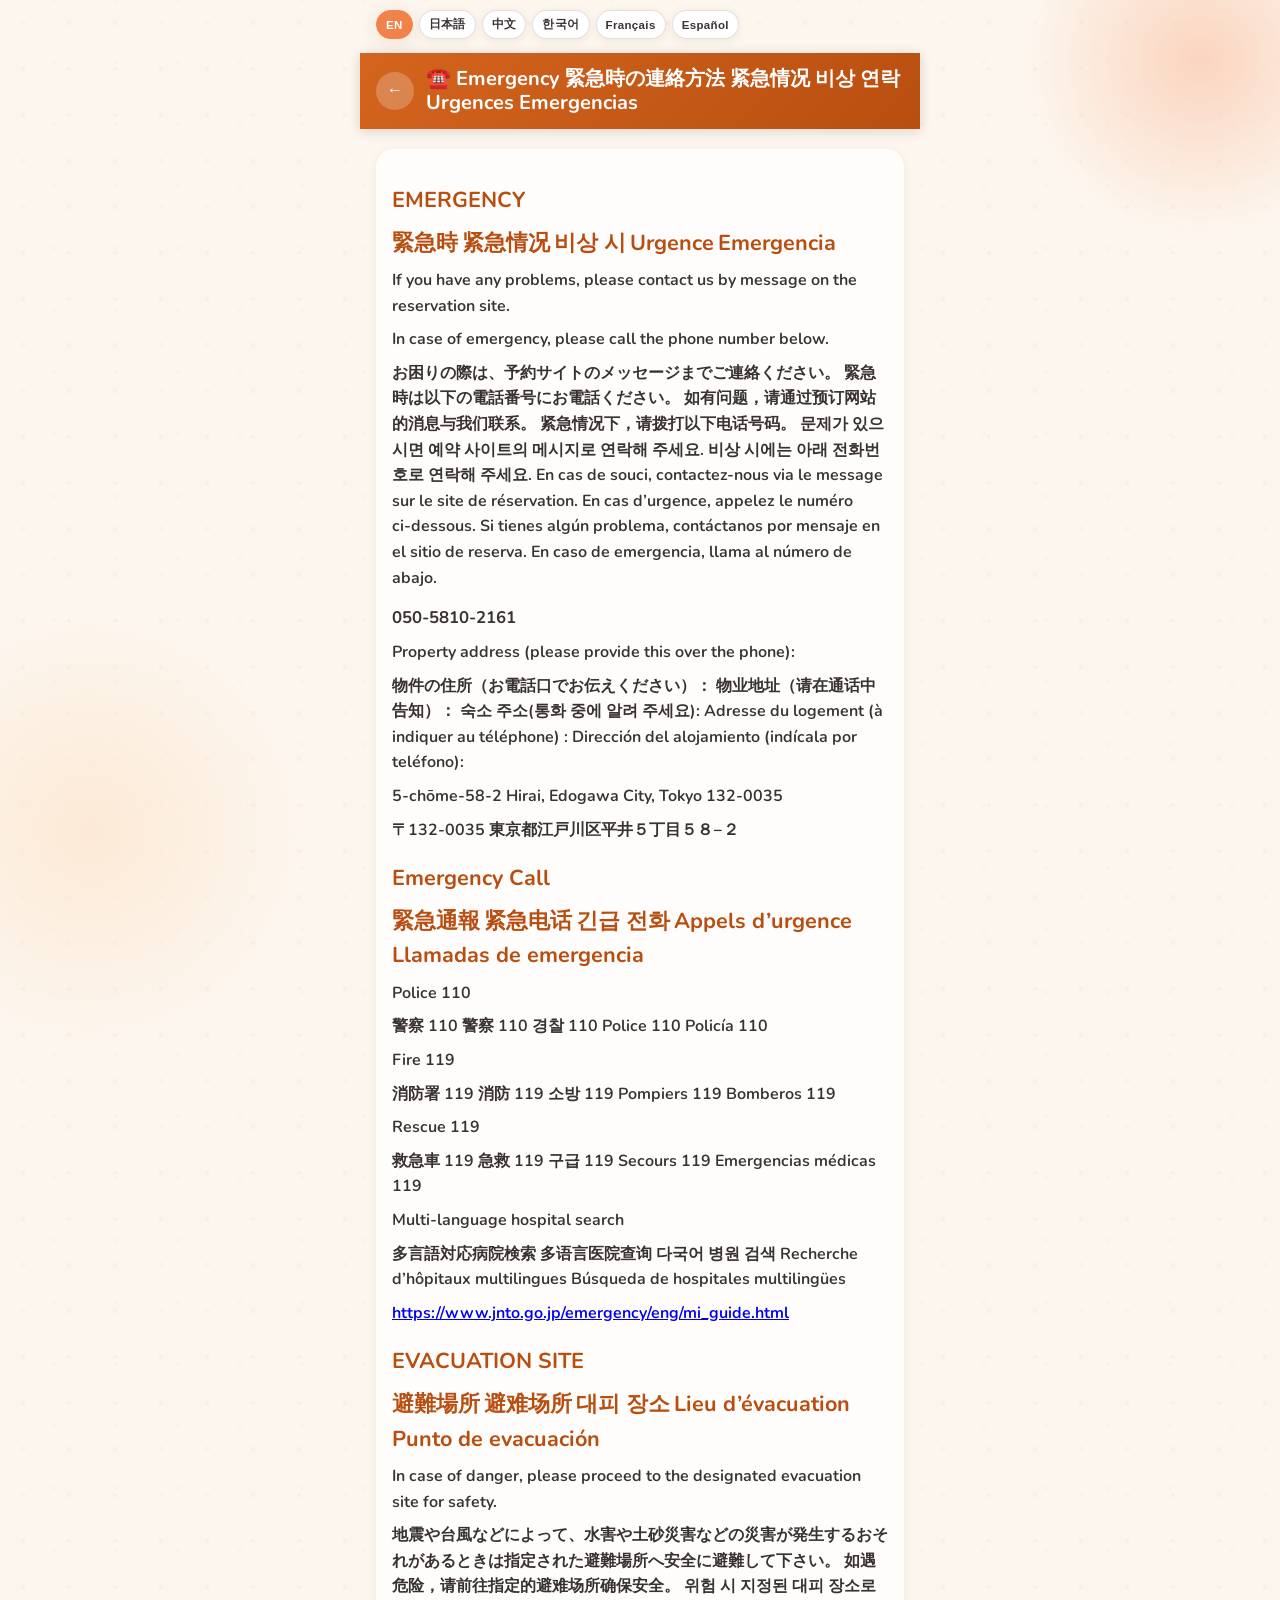
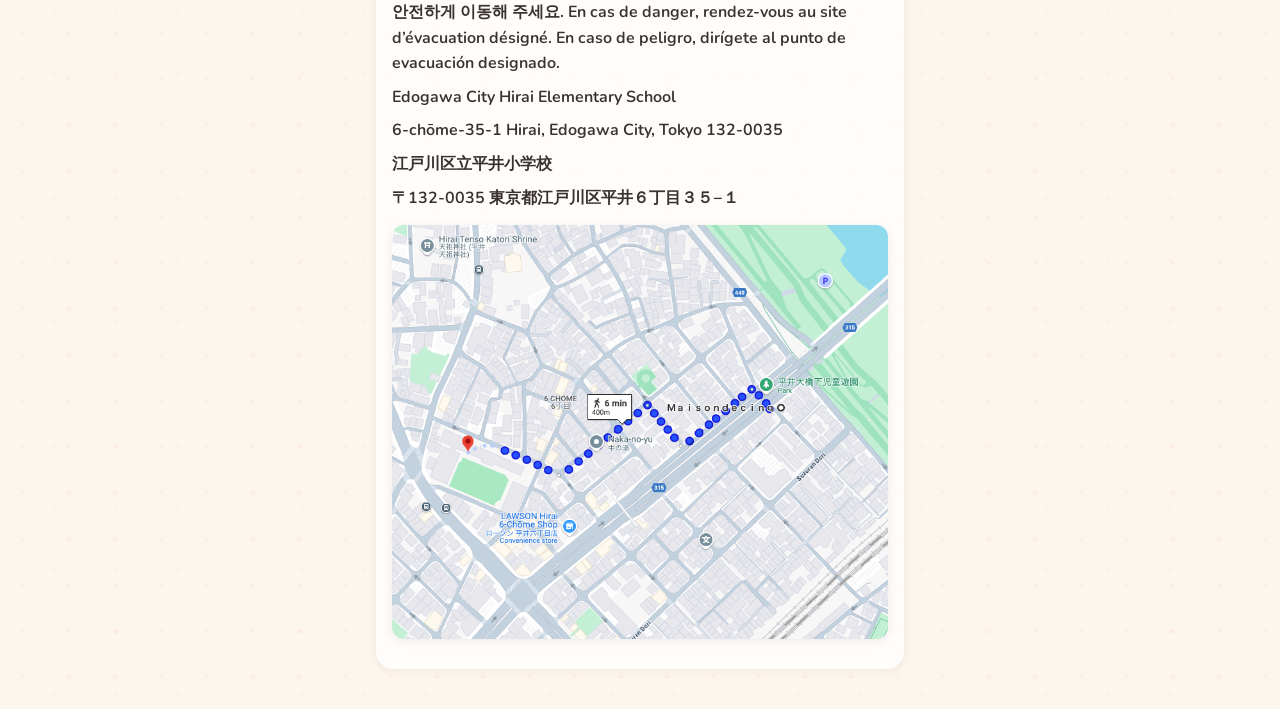
<file: emergency/index.html>
<!doctype html>
<html lang="en">
<head>
<meta charset="utf-8">
<meta name="viewport" content="width=device-width, initial-scale=1, viewport-fit=cover">
<meta name="theme-color" content="#fdf6ee">
<title>Emergency — Hirai 5-chōme
平井5丁目</title>
<link rel="preconnect" href="https://fonts.googleapis.com">
<link rel="preconnect" href="https://fonts.gstatic.com" crossorigin>
<link href="https://fonts.googleapis.com/css2?family=Nunito:wght@500;600;700;800;900&family=Pacifico&display=swap" rel="stylesheet">
<link rel="stylesheet" href="../assets/site.css">
  <link rel="stylesheet" href="../assets/cute-pack.css">
  <style id="cute-pack-theme">:root{--cp-chip-a:#fff3e8;--cp-chip-b:#fdeef4;--cp-hover-shadow:rgba(220,140,90,.18);--cp-dot-1:rgba(240,170,120,.10);}</style>
</head>
<body>
<main>
<div class="lang-switcher" role="group" aria-label="Language">
  <button type="button" data-lang="en">EN</button>
  <button type="button" data-lang="ja">日本語</button>
  <button type="button" data-lang="zh">中文</button>
  <button type="button" data-lang="ko">한국어</button>
  <button type="button" data-lang="fr">Français</button>
  <button type="button" data-lang="es">Español</button>
</div>
<div class="top"><a class="back" href="../">←</a><h1>☎️ 
  <span class="lang-en">Emergency</span>
  <span class="lang-ja">緊急時の連絡方法</span>
  <span class="lang-zh">紧急情况</span>
  <span class="lang-ko">비상 연락</span>
  <span class="lang-fr">Urgences</span>
  <span class="lang-es">Emergencias</span>
</h1></div><article class="content">
<h3 class="lang-en">EMERGENCY</h3>
<h3 class="lang-ja">緊急時</h3>
<h3 class="lang-zh">紧急情况</h3>
<h3 class="lang-ko">비상 시</h3>
<h3 class="lang-fr">Urgence</h3>
<h3 class="lang-es">Emergencia</h3>

<p class="lang-en">If you have any problems, please contact us by message on the reservation site.</p>
<p class="lang-en">In case of emergency, please call the phone number below.</p>
<p class="lang-ja">お困りの際は、予約サイトのメッセージまでご連絡ください。</p>
<p class="lang-ja">緊急時は以下の電話番号にお電話ください。</p>
<p class="lang-zh">如有问题，请通过预订网站的消息与我们联系。</p>
<p class="lang-zh">紧急情况下，请拨打以下电话号码。</p>
<p class="lang-ko">문제가 있으시면 예약 사이트의 메시지로 연락해 주세요.</p>
<p class="lang-ko">비상 시에는 아래 전화번호로 연락해 주세요.</p>
<p class="lang-fr">En cas de souci, contactez‑nous via le message sur le site de réservation.</p>
<p class="lang-fr">En cas d’urgence, appelez le numéro ci‑dessous.</p>
<p class="lang-es">Si tienes algún problema, contáctanos por mensaje en el sitio de reserva.</p>
<p class="lang-es">En caso de emergencia, llama al número de abajo.</p>

<h4>050-5810-2161</h4>

<p class="lang-en">Property address (please provide this over the phone):</p>
<p class="lang-ja">物件の住所（お電話口でお伝えください）：</p>
<p class="lang-zh">物业地址（请在通话中告知）：</p>
<p class="lang-ko">숙소 주소(통화 중에 알려 주세요):</p>
<p class="lang-fr">Adresse du logement (à indiquer au téléphone) :</p>
<p class="lang-es">Dirección del alojamiento (indícala por teléfono):</p>
<p>5-chōme-58-2 Hirai, Edogawa City, Tokyo 132-0035</p>
<p>〒132-0035 東京都江戸川区平井５丁目５８−２</p>

<h3 class="lang-en">Emergency Call</h3>
<h3 class="lang-ja">緊急通報</h3>
<h3 class="lang-zh">紧急电话</h3>
<h3 class="lang-ko">긴급 전화</h3>
<h3 class="lang-fr">Appels d’urgence</h3>
<h3 class="lang-es">Llamadas de emergencia</h3>

<p class="lang-en">Police 110</p>
<p class="lang-ja">警察 110</p>
<p class="lang-zh">警察 110</p>
<p class="lang-ko">경찰 110</p>
<p class="lang-fr">Police 110</p>
<p class="lang-es">Policía 110</p>
<p class="lang-en">Fire 119</p>
<p class="lang-ja">消防署 119</p>
<p class="lang-zh">消防 119</p>
<p class="lang-ko">소방 119</p>
<p class="lang-fr">Pompiers 119</p>
<p class="lang-es">Bomberos 119</p>
<p class="lang-en">Rescue 119</p>
<p class="lang-ja">救急車 119</p>
<p class="lang-zh">急救 119</p>
<p class="lang-ko">구급 119</p>
<p class="lang-fr">Secours 119</p>
<p class="lang-es">Emergencias médicas 119</p>

<p class="lang-en">Multi‑language hospital search</p>
<p class="lang-ja">多言語対応病院検索</p>
<p class="lang-zh">多语言医院查询</p>
<p class="lang-ko">다국어 병원 검색</p>
<p class="lang-fr">Recherche d’hôpitaux multilingues</p>
<p class="lang-es">Búsqueda de hospitales multilingües</p>
<p><a href="https://www.jnto.go.jp/emergency/eng/mi_guide.html" target="_blank" rel="noopener">https://www.jnto.go.jp/emergency/eng/mi_guide.html</a></p>

<h3 class="lang-en">EVACUATION SITE</h3>
<h3 class="lang-ja">避難場所</h3>
<h3 class="lang-zh">避难场所</h3>
<h3 class="lang-ko">대피 장소</h3>
<h3 class="lang-fr">Lieu d’évacuation</h3>
<h3 class="lang-es">Punto de evacuación</h3>

<p class="lang-en">In case of danger, please proceed to the designated evacuation site for safety.</p>
<p class="lang-ja">地震や台風などによって、水害や土砂災害などの災害が発生するおそれがあるときは指定された避難場所へ安全に避難して下さい。</p>
<p class="lang-zh">如遇危险，请前往指定的避难场所确保安全。</p>
<p class="lang-ko">위험 시 지정된 대피 장소로 안전하게 이동해 주세요.</p>
<p class="lang-fr">En cas de danger, rendez‑vous au site d’évacuation désigné.</p>
<p class="lang-es">En caso de peligro, dirígete al punto de evacuación designado.</p>

<p>Edogawa City Hirai Elementary School</p>
<p>6-chōme-35-1 Hirai, Edogawa City, Tokyo 132-0035</p>
<p>江戸川区立平井小学校</p>
<p>〒132-0035 東京都江戸川区平井６丁目３５−１</p>
<figure><img src="../images/スクリーンショット_2025-01-13_12.52.08.png" alt="スクリーンショット 2025-01-13 12.52.08.png" loading="lazy"></figure></article>

</main>
  <script src="../assets/i18n.js" defer></script>
  <script src="../assets/cute-pack.js" defer></script>
</body>
</html>
</file>
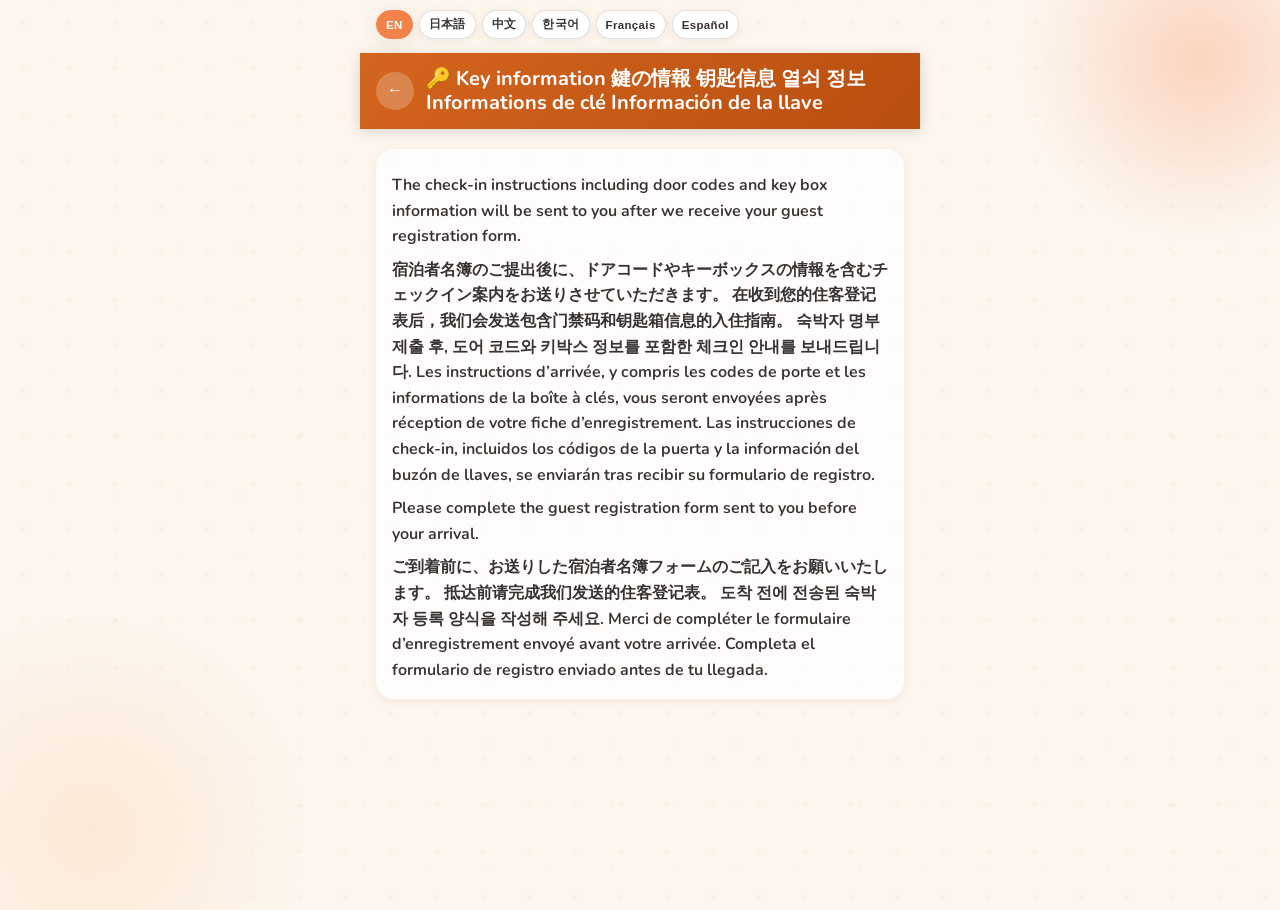
<file: key/index.html>
<!doctype html>
<html lang="en">
<head>
<meta charset="utf-8">
<meta name="viewport" content="width=device-width, initial-scale=1, viewport-fit=cover">
<meta name="theme-color" content="#fdf6ee">
<title>Key information — Hirai 5-chōme
平井5丁目</title>
<link rel="preconnect" href="https://fonts.googleapis.com">
<link rel="preconnect" href="https://fonts.gstatic.com" crossorigin>
<link href="https://fonts.googleapis.com/css2?family=Nunito:wght@500;600;700;800;900&family=Pacifico&display=swap" rel="stylesheet">
<link rel="stylesheet" href="../assets/site.css">
  <link rel="stylesheet" href="../assets/cute-pack.css">
  <style id="cute-pack-theme">:root{--cp-chip-a:#fff3e8;--cp-chip-b:#fdeef4;--cp-hover-shadow:rgba(220,140,90,.18);--cp-dot-1:rgba(240,170,120,.10);}</style>
</head>
<body>
<main>
<div class="lang-switcher" role="group" aria-label="Language">
  <button type="button" data-lang="en">EN</button>
  <button type="button" data-lang="ja">日本語</button>
  <button type="button" data-lang="zh">中文</button>
  <button type="button" data-lang="ko">한국어</button>
  <button type="button" data-lang="fr">Français</button>
  <button type="button" data-lang="es">Español</button>
</div>
<div class="top"><a class="back" href="../">←</a><h1>🔑 
  <span class="lang-en">Key information</span>
  <span class="lang-ja">鍵の情報</span>
  <span class="lang-zh">钥匙信息</span>
  <span class="lang-ko">열쇠 정보</span>
  <span class="lang-fr">Informations de clé</span>
  <span class="lang-es">Información de la llave</span>
</h1></div><article class="content">
<p class="lang-en">The check‑in instructions including door codes and key box information will be sent to you after we receive your guest registration form.</p>
<p class="lang-ja">宿泊者名簿のご提出後に、ドアコードやキーボックスの情報を含むチェックイン案内をお送りさせていただきます。</p>
<p class="lang-zh">在收到您的住客登记表后，我们会发送包含门禁码和钥匙箱信息的入住指南。</p>
<p class="lang-ko">숙박자 명부 제출 후, 도어 코드와 키박스 정보를 포함한 체크인 안내를 보내드립니다.</p>
<p class="lang-fr">Les instructions d’arrivée, y compris les codes de porte et les informations de la boîte à clés, vous seront envoyées après réception de votre fiche d’enregistrement.</p>
<p class="lang-es">Las instrucciones de check‑in, incluidos los códigos de la puerta y la información del buzón de llaves, se enviarán tras recibir su formulario de registro.</p>

<p class="lang-en">Please complete the guest registration form sent to you before your arrival.</p>
<p class="lang-ja">ご到着前に、お送りした宿泊者名簿フォームのご記入をお願いいたします。</p>
<p class="lang-zh">抵达前请完成我们发送的住客登记表。</p>
<p class="lang-ko">도착 전에 전송된 숙박자 등록 양식을 작성해 주세요.</p>
<p class="lang-fr">Merci de compléter le formulaire d’enregistrement envoyé avant votre arrivée.</p>
<p class="lang-es">Completa el formulario de registro enviado antes de tu llegada.</p></article>

</main>
  <script src="../assets/i18n.js" defer></script>
  <script src="../assets/cute-pack.js" defer></script>
</body>
</html>
</file>
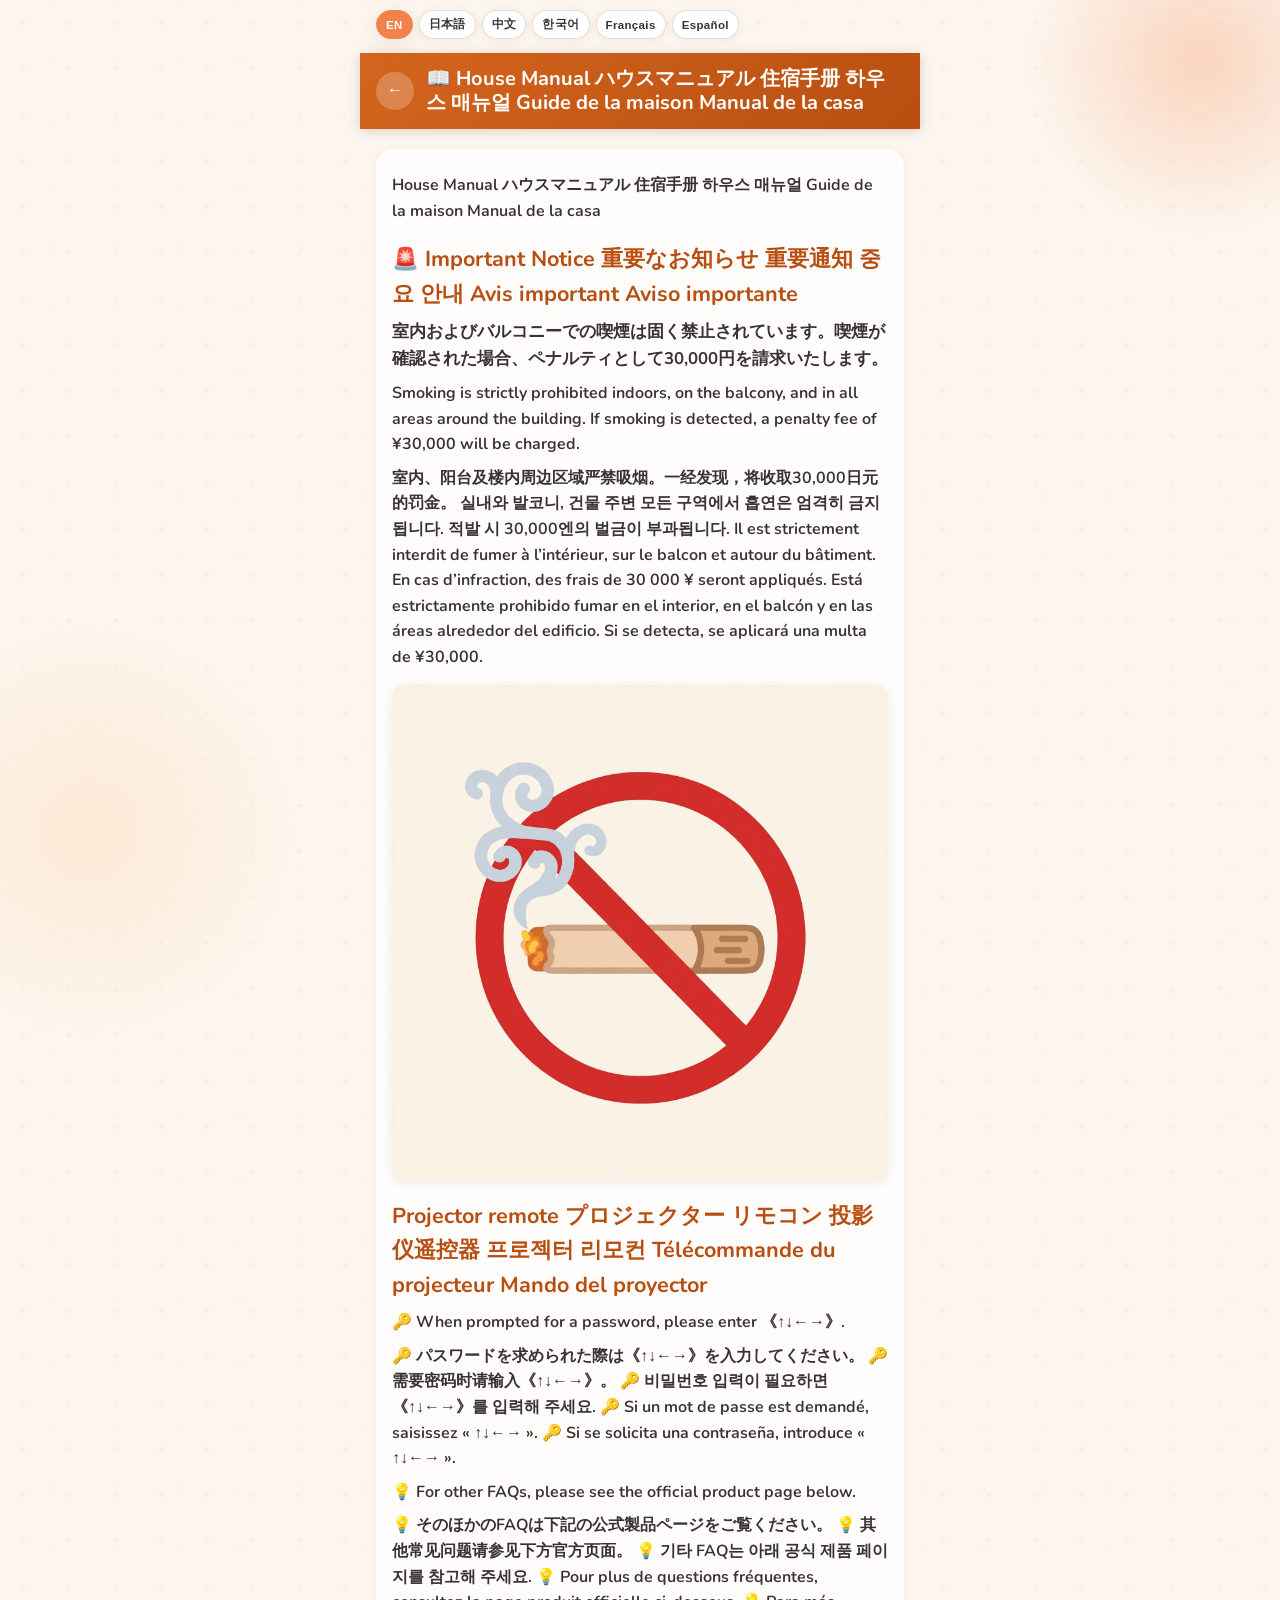
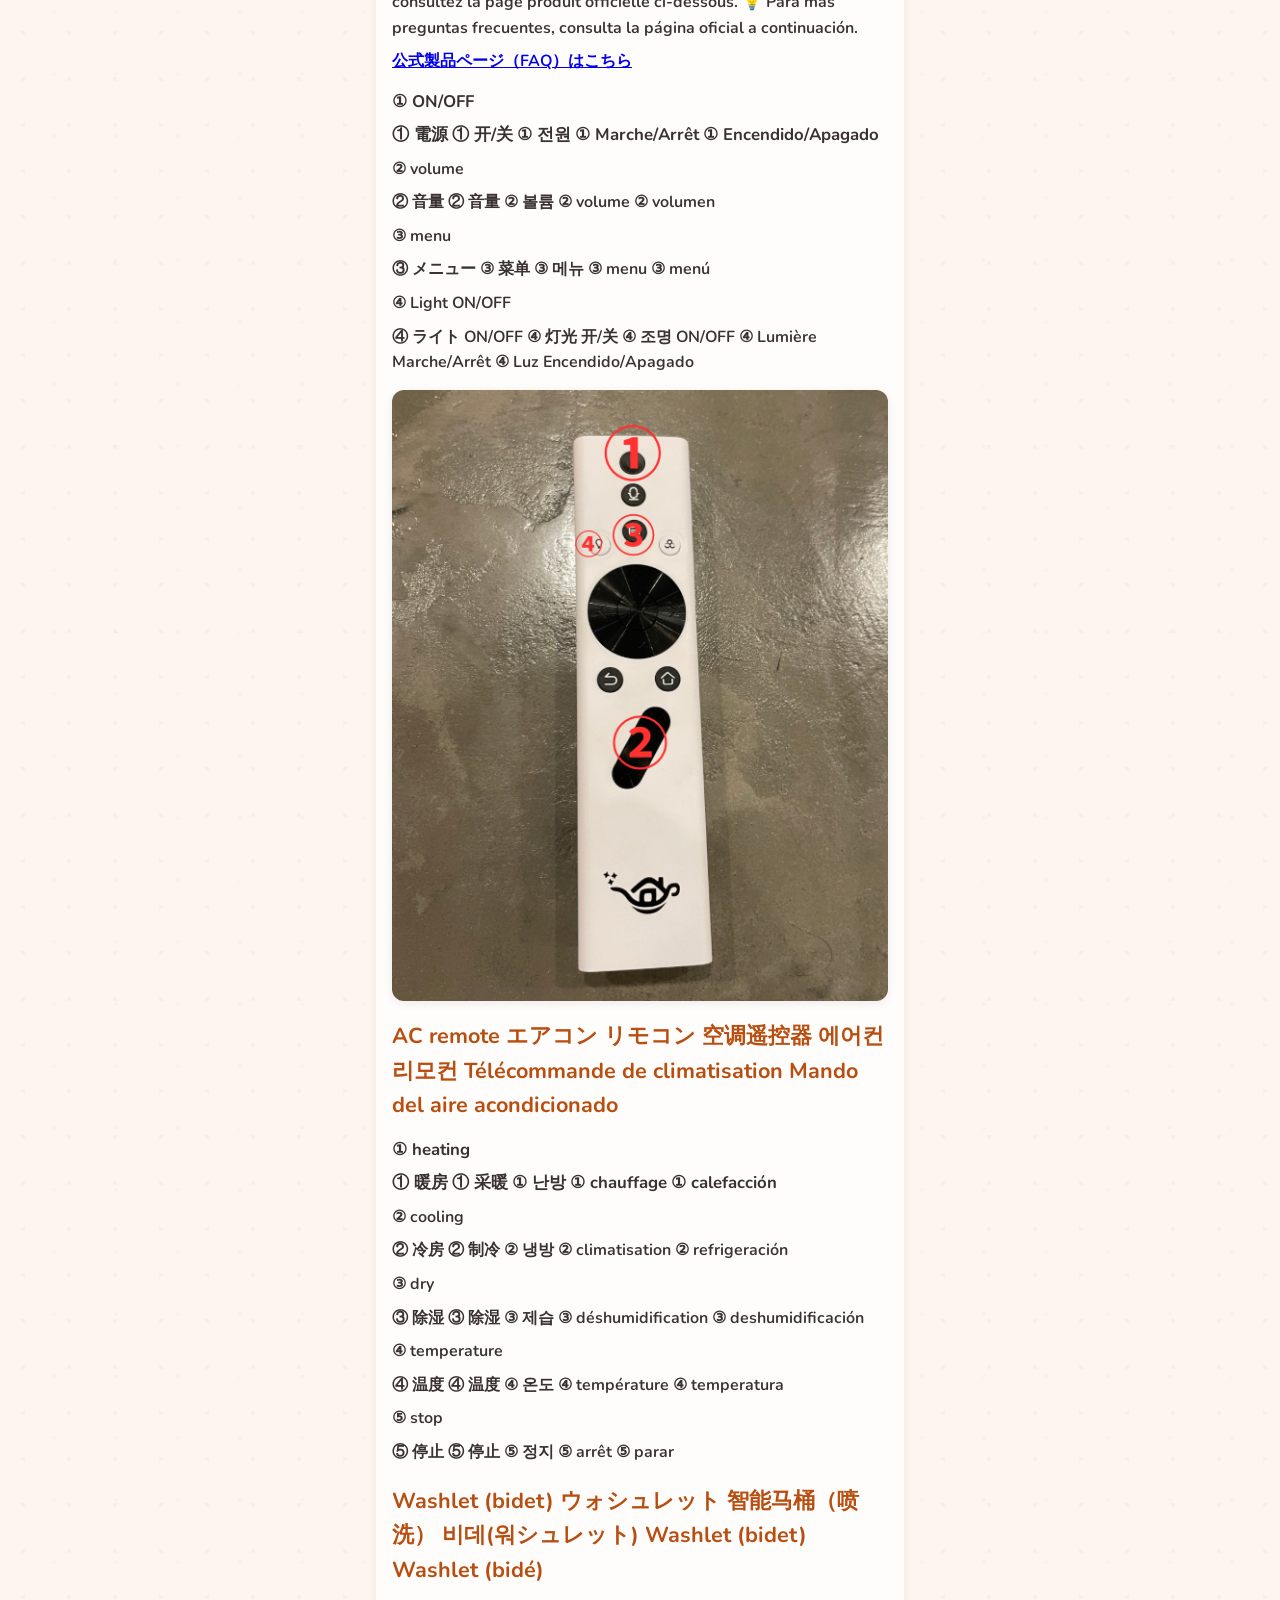
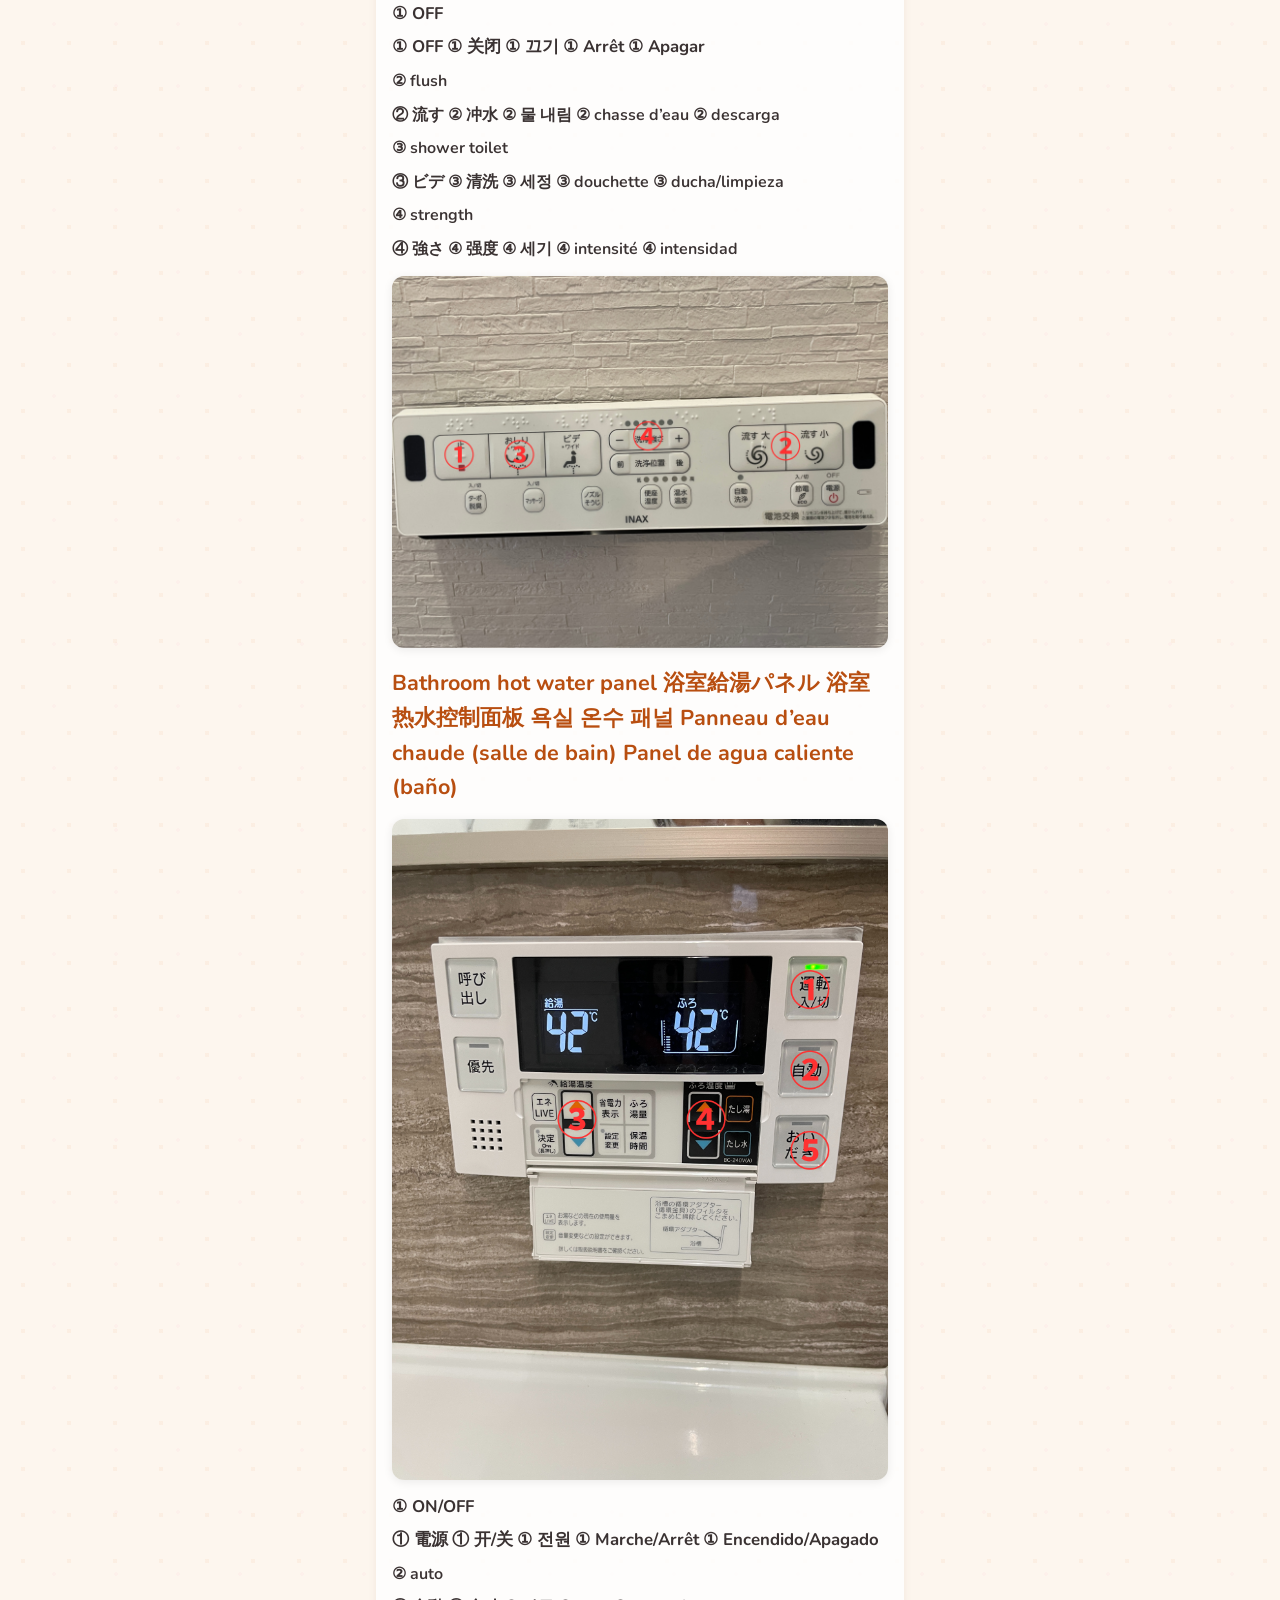
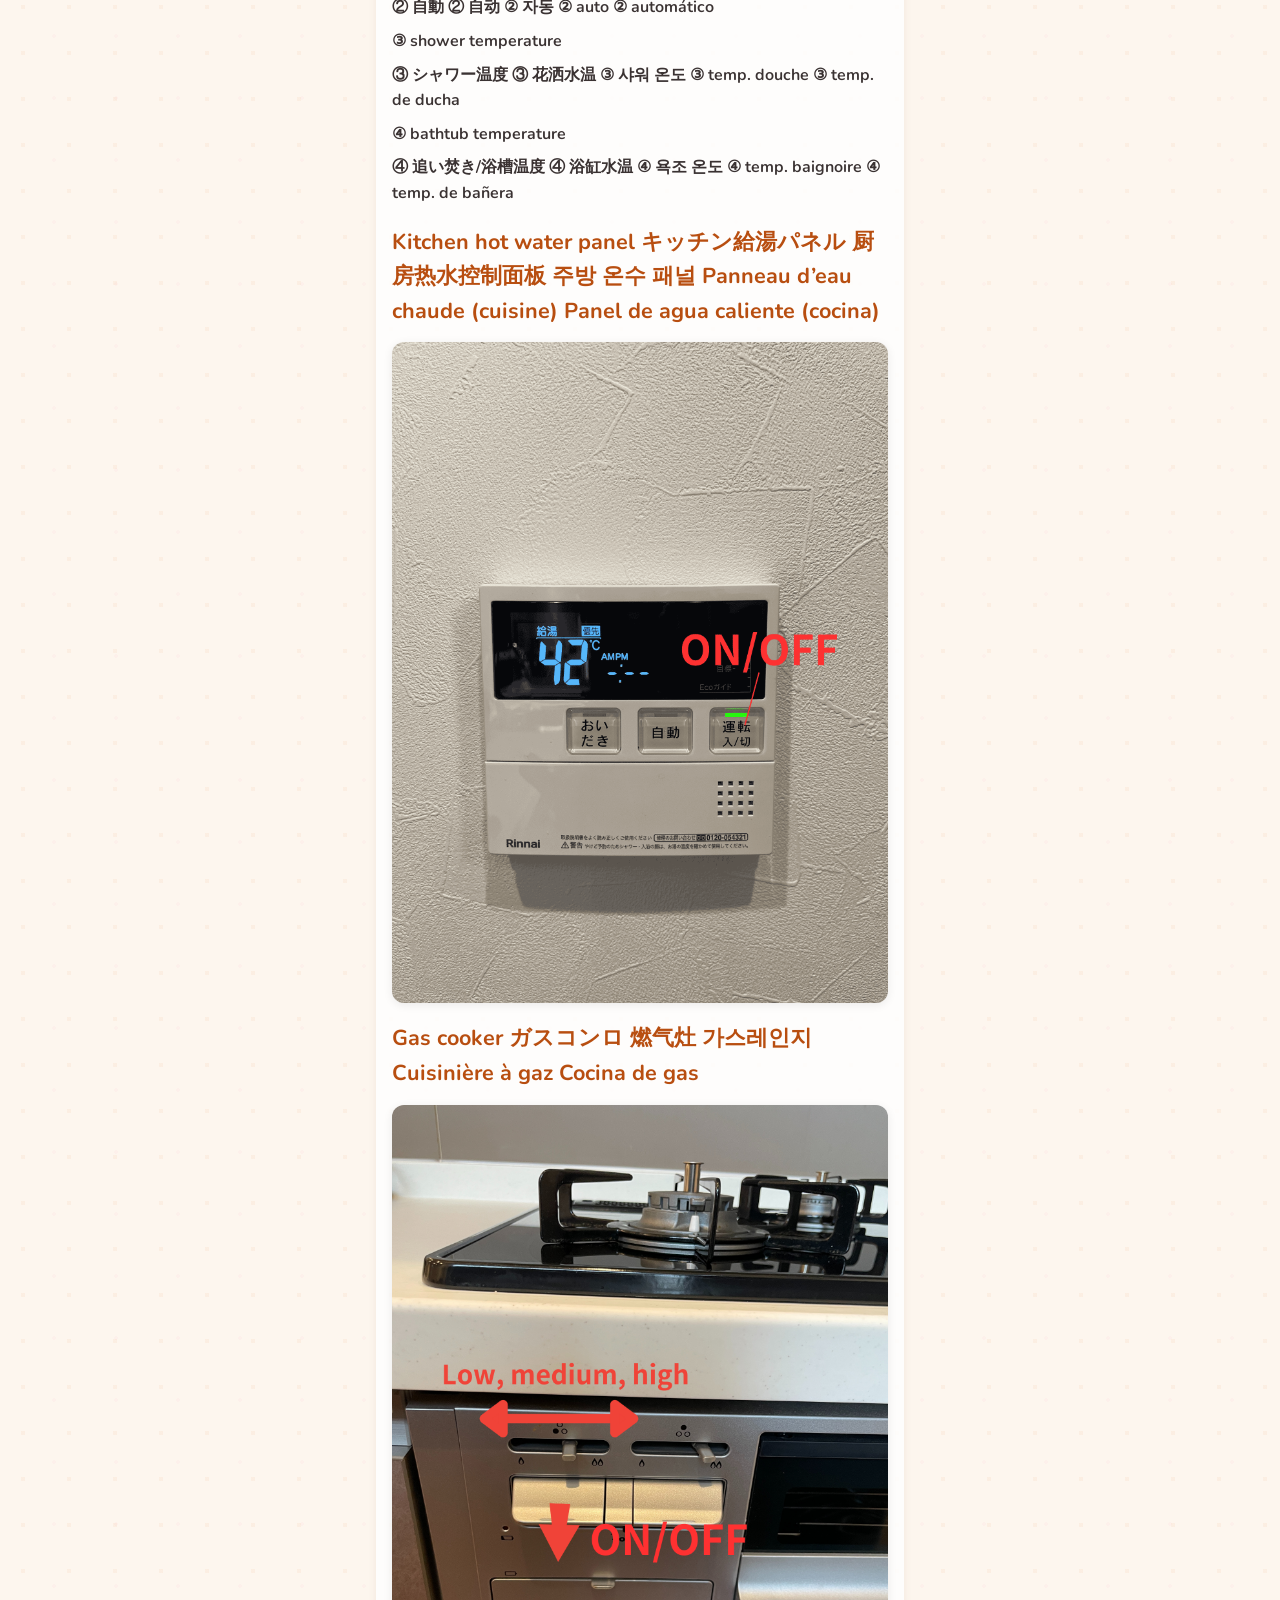
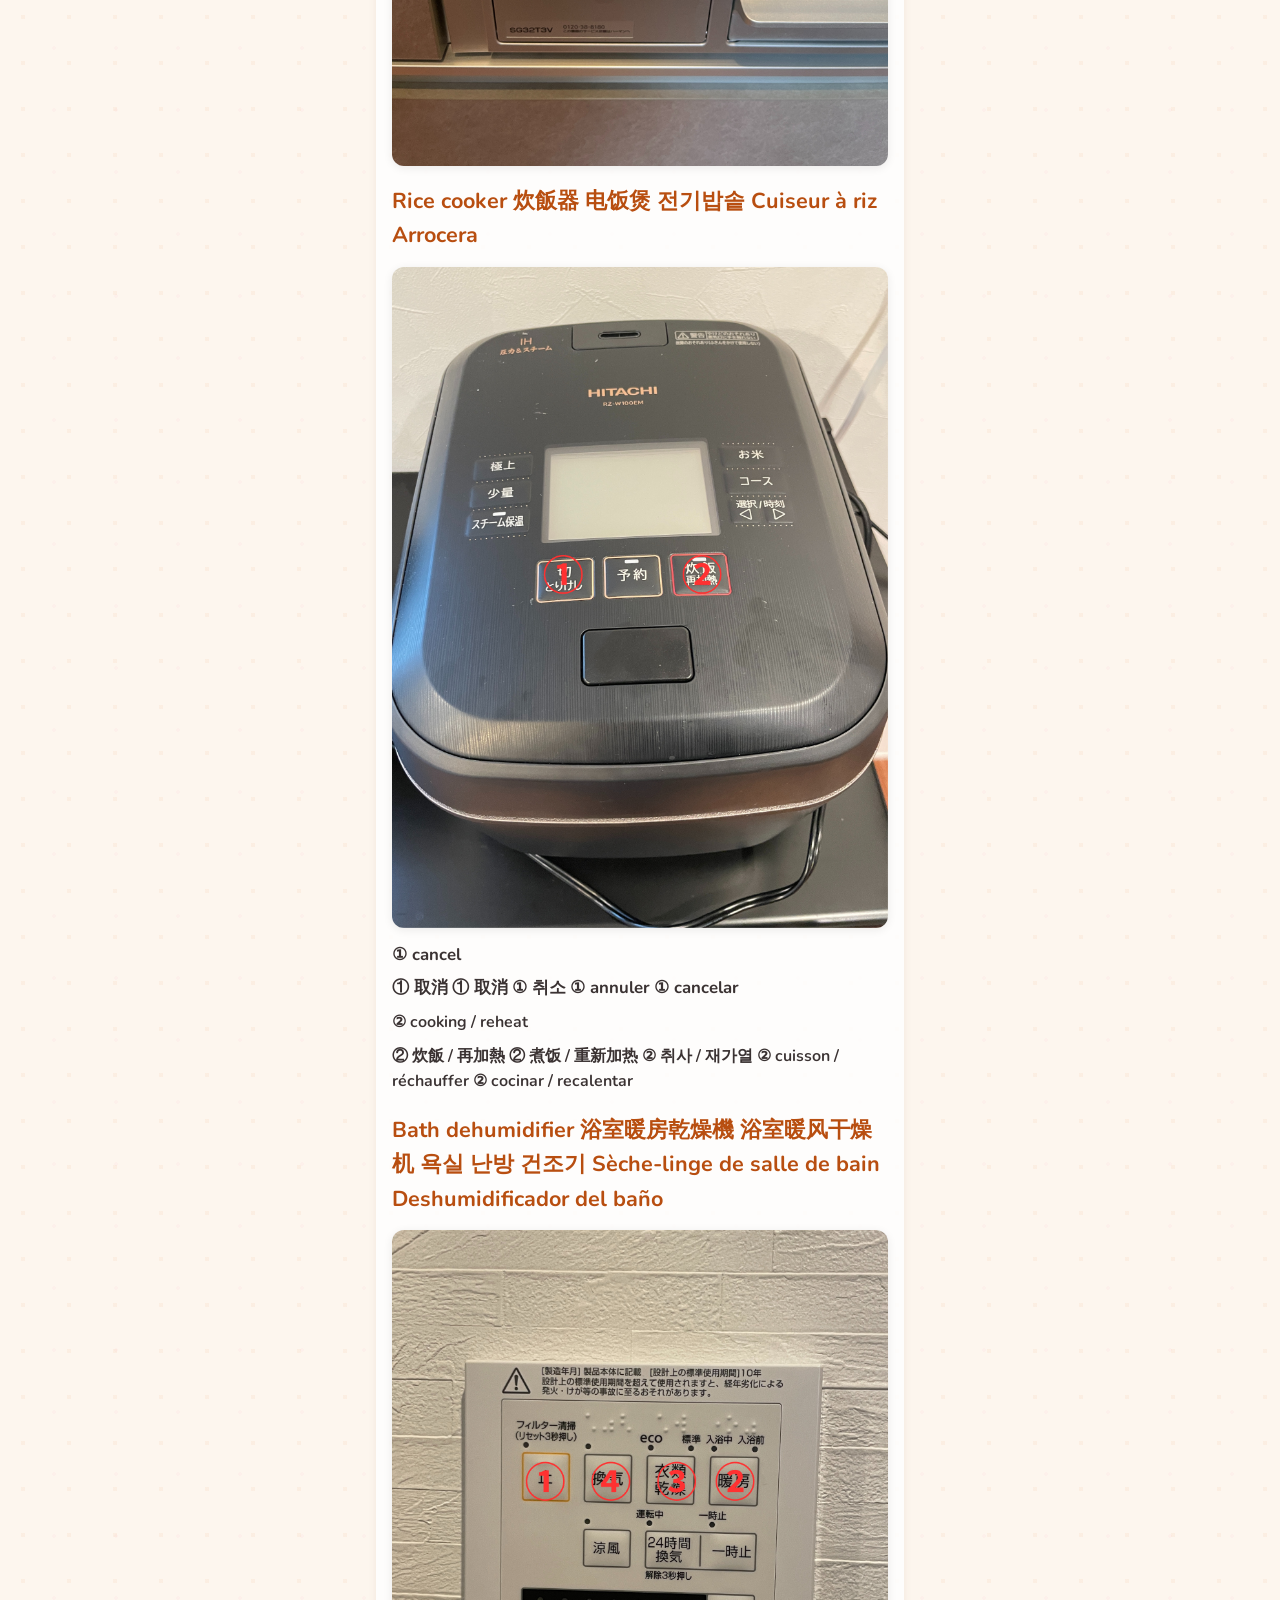
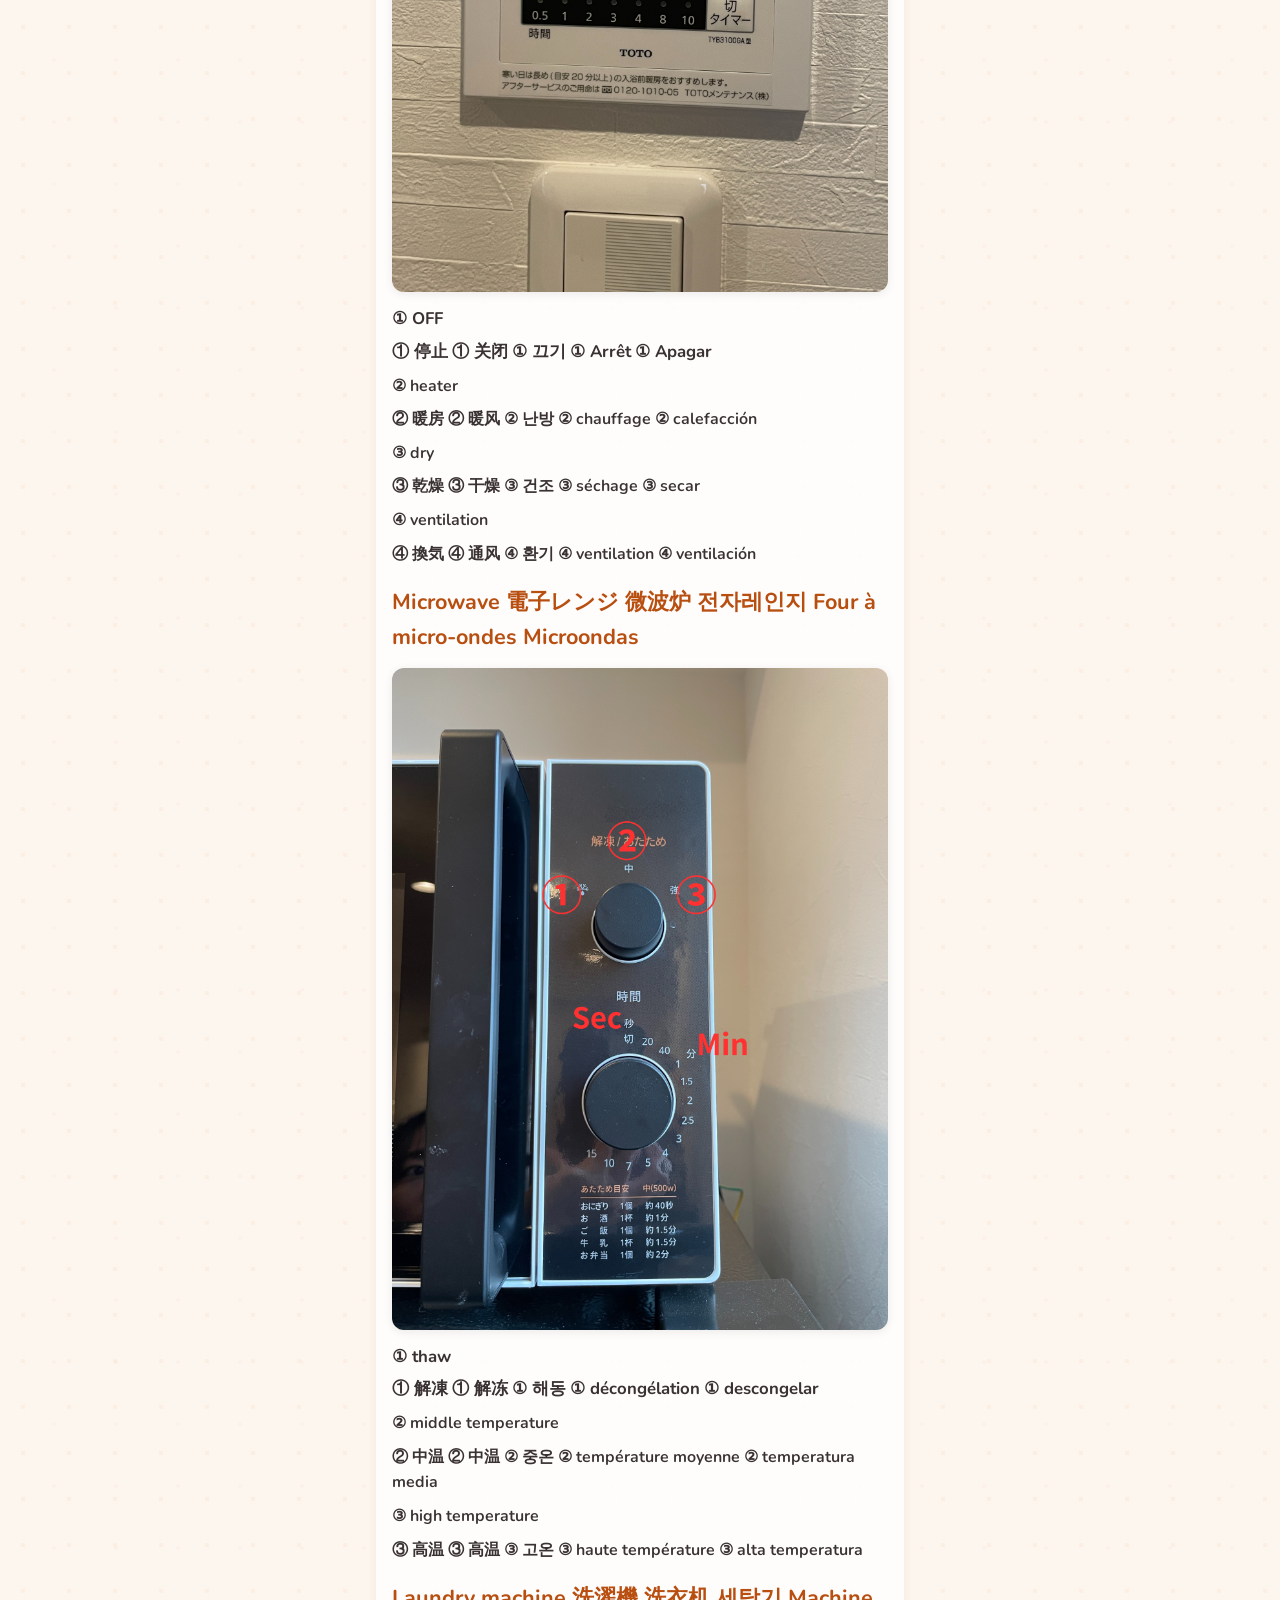
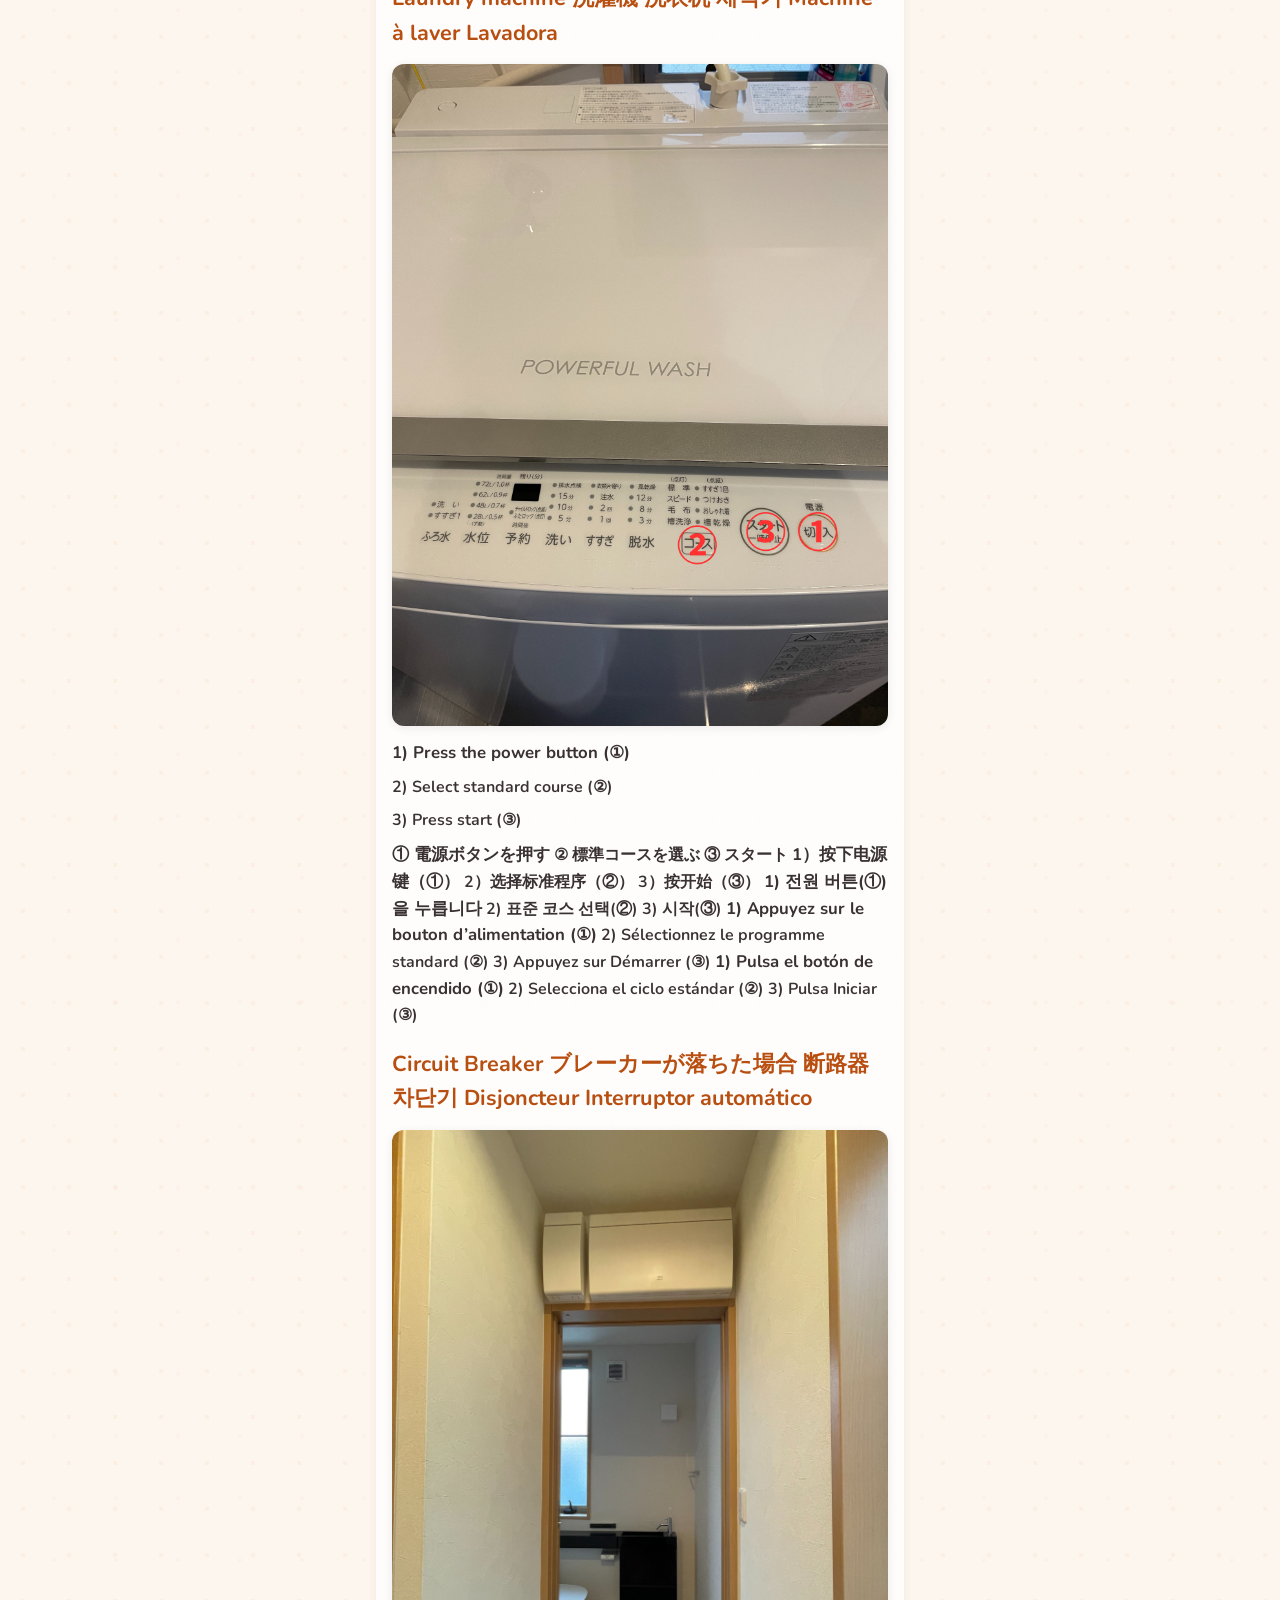
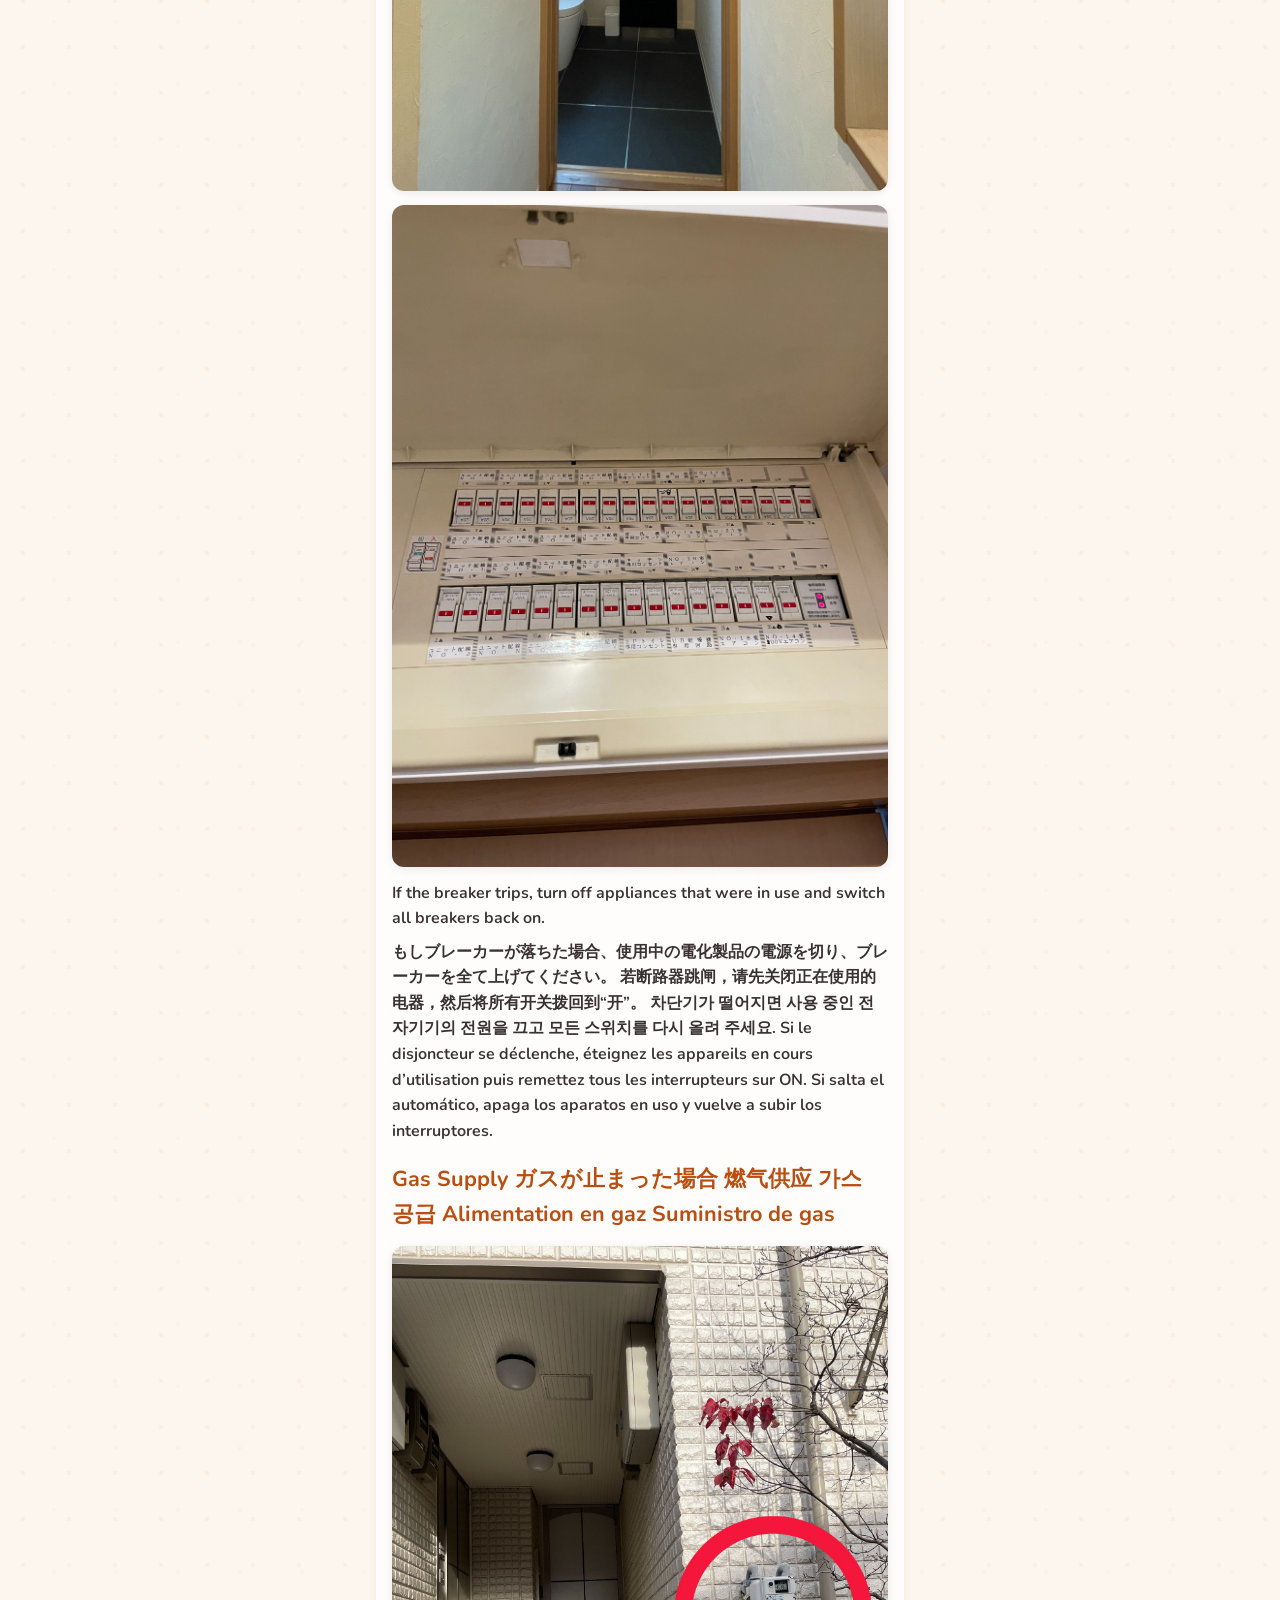
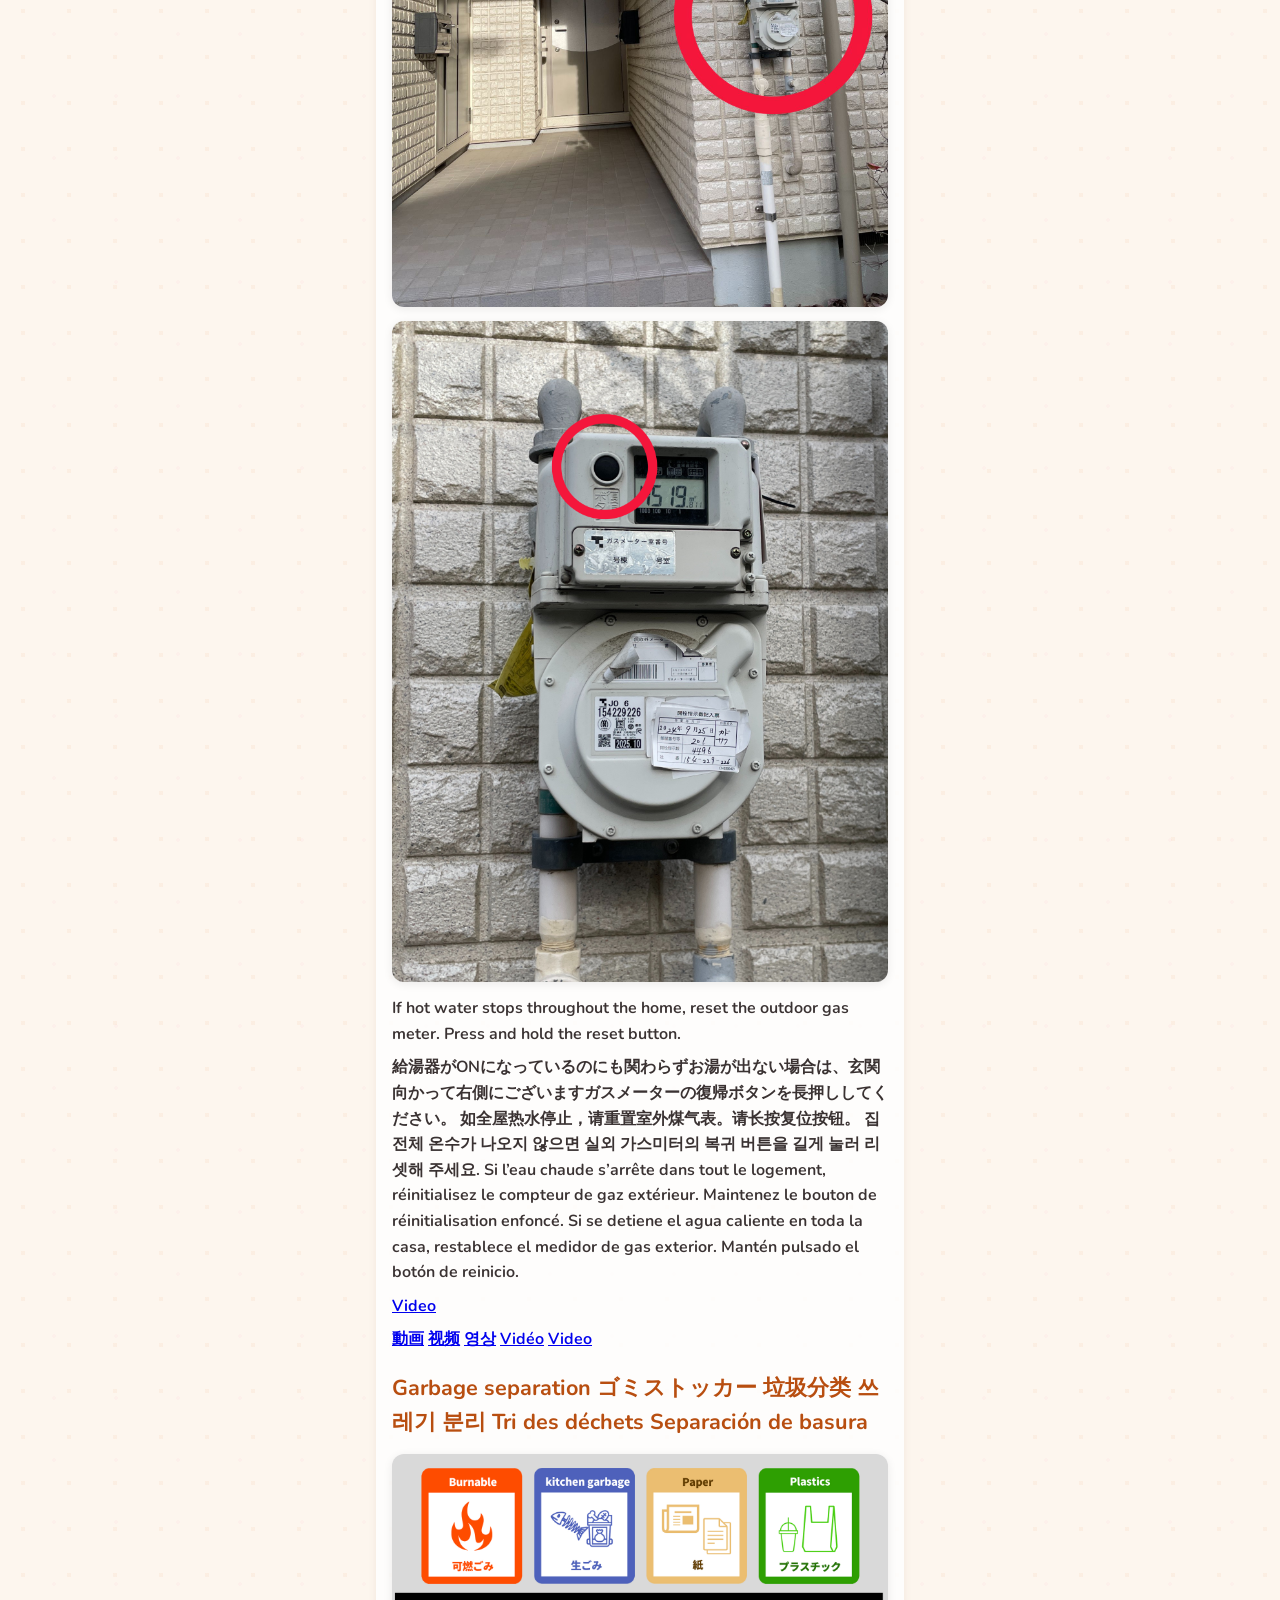
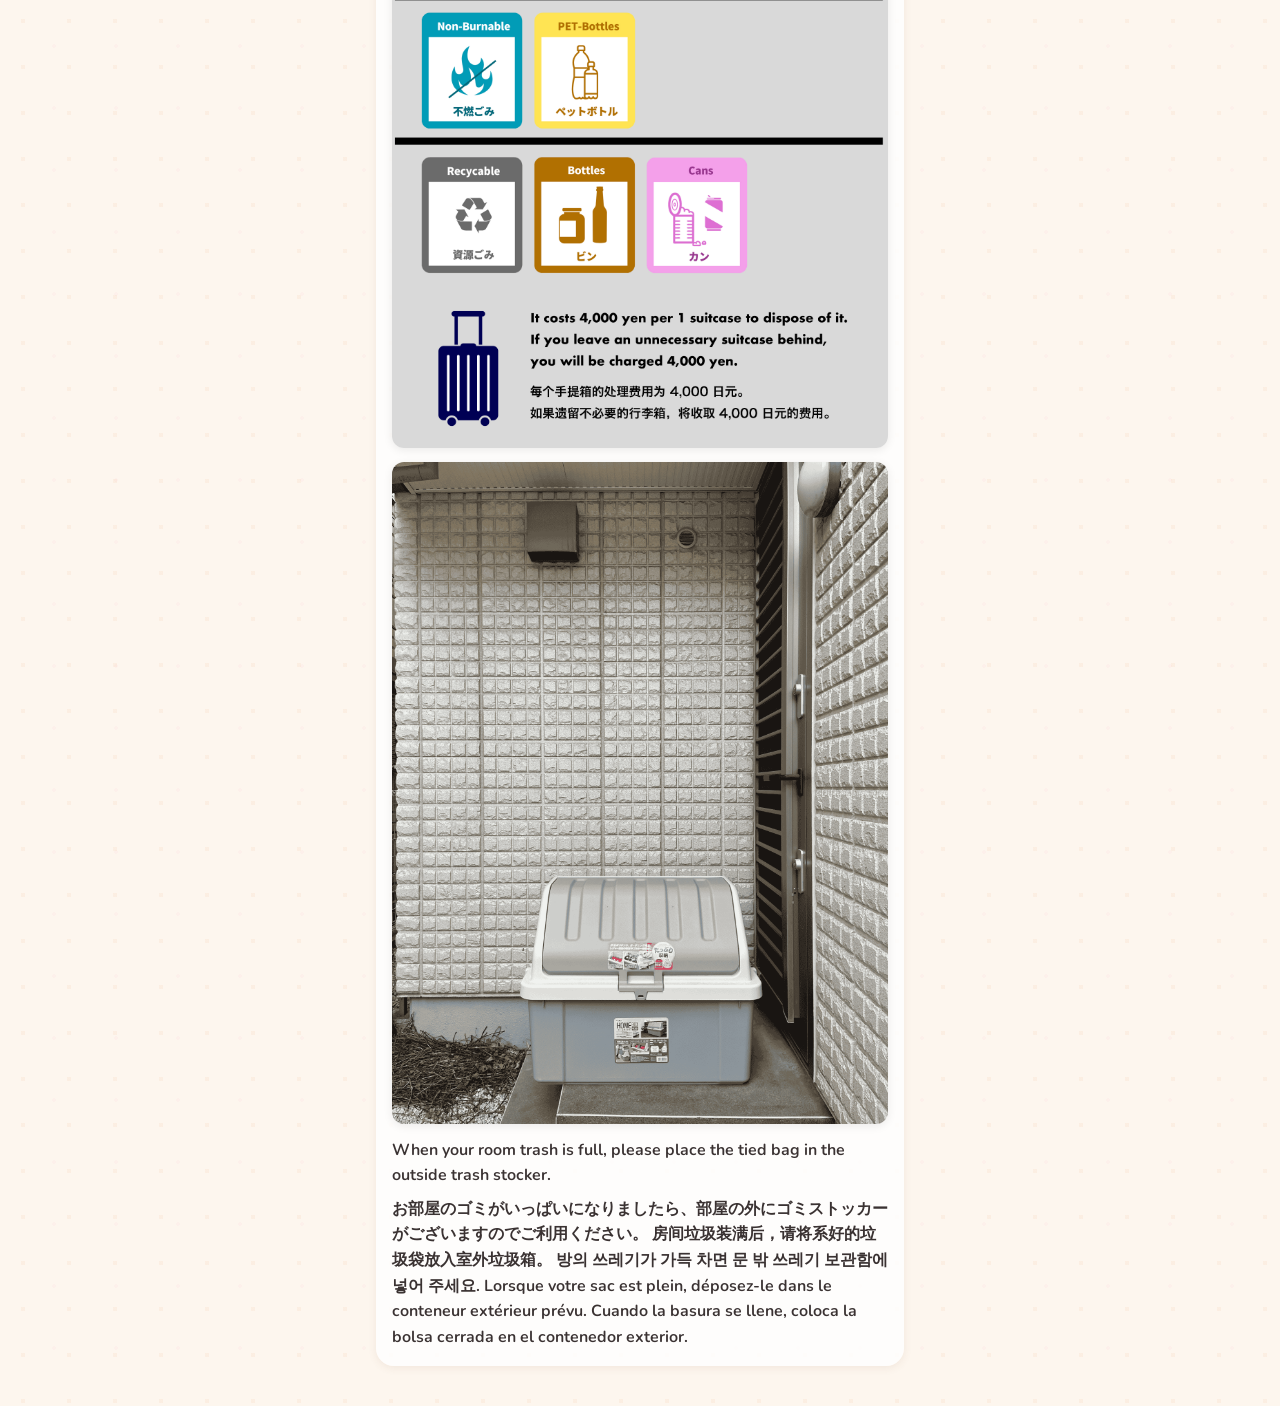
<file: manual/index.html>
<!doctype html>
<html lang="en">
<head>
<meta charset="utf-8">
<meta name="viewport" content="width=device-width, initial-scale=1, viewport-fit=cover">
<meta name="theme-color" content="#fdf6ee">
<title>House Manual — Hirai 5-chōme
平井5丁目</title>
<link rel="preconnect" href="https://fonts.googleapis.com">
<link rel="preconnect" href="https://fonts.gstatic.com" crossorigin>
<link href="https://fonts.googleapis.com/css2?family=Nunito:wght@500;600;700;800;900&family=Pacifico&display=swap" rel="stylesheet">
<link rel="stylesheet" href="../assets/site.css">
  <link rel="stylesheet" href="../assets/cute-pack.css">
  <style id="cute-pack-theme">:root{--cp-chip-a:#fff3e8;--cp-chip-b:#fdeef4;--cp-hover-shadow:rgba(220,140,90,.18);--cp-dot-1:rgba(240,170,120,.10);}</style>
</head>
<body>
<main>
<div class="lang-switcher" role="group" aria-label="Language">
  <button type="button" data-lang="en">EN</button>
  <button type="button" data-lang="ja">日本語</button>
  <button type="button" data-lang="zh">中文</button>
  <button type="button" data-lang="ko">한국어</button>
  <button type="button" data-lang="fr">Français</button>
  <button type="button" data-lang="es">Español</button>
</div>
<div class="top"><a class="back" href="../">←</a><h1>📖 
  <span class="lang-en">House Manual</span>
  <span class="lang-ja">ハウスマニュアル</span>
  <span class="lang-zh">住宿手册</span>
  <span class="lang-ko">하우스 매뉴얼</span>
  <span class="lang-fr">Guide de la maison</span>
  <span class="lang-es">Manual de la casa</span>
</h1></div><article class="content"><p>
  <span class="lang-en">House Manual</span>
  <span class="lang-ja">ハウスマニュアル</span>
  <span class="lang-zh">住宿手册</span>
  <span class="lang-ko">하우스 매뉴얼</span>
  <span class="lang-fr">Guide de la maison</span>
  <span class="lang-es">Manual de la casa</span>
</p>
<h3>🚨
  <span class="lang-en">Important Notice</span>
  <span class="lang-ja">重要なお知らせ</span>
  <span class="lang-zh">重要通知</span>
  <span class="lang-ko">중요 안내</span>
  <span class="lang-fr">Avis important</span>
  <span class="lang-es">Aviso importante</span>
</h3>
<h4 class="lang-ja">室内およびバルコニーでの喫煙は固く禁止されています。喫煙が確認された場合、ペナルティとして30,000円を請求いたします。</h4>
<p class="lang-en">Smoking is strictly prohibited indoors, on the balcony, and in all areas around the building. If smoking is detected, a penalty fee of ¥30,000 will be charged.</p>
<p class="lang-zh">室内、阳台及楼内周边区域严禁吸烟。一经发现，将收取30,000日元的罚金。</p>
<p class="lang-ko">실내와 발코니, 건물 주변 모든 구역에서 흡연은 엄격히 금지됩니다. 적발 시 30,000엔의 벌금이 부과됩니다.</p>
<p class="lang-fr">Il est strictement interdit de fumer à l’intérieur, sur le balcon et autour du bâtiment. En cas d’infraction, des frais de 30 000 ¥ seront appliqués.</p>
<p class="lang-es">Está estrictamente prohibido fumar en el interior, en el balcón y en las áreas alrededor del edificio. Si se detecta, se aplicará una multa de ¥30,000.</p>
<figure><img src="../images/no-smoking.png" alt="No smoking / 禁煙" loading="lazy"></figure>
<h3>
  <span class="lang-en">Projector remote</span>
  <span class="lang-ja">プロジェクター リモコン</span>
  <span class="lang-zh">投影仪遥控器</span>
  <span class="lang-ko">프로젝터 리모컨</span>
  <span class="lang-fr">Télécommande du projecteur</span>
  <span class="lang-es">Mando del proyector</span>
</h3>
<p class="lang-en">🔑 When prompted for a password, please enter 《↑↓←→》.</p>
<p class="lang-ja">🔑 パスワードを求められた際は《↑↓←→》を入力してください。</p>
<p class="lang-zh">🔑 需要密码时请输入《↑↓←→》。</p>
<p class="lang-ko">🔑 비밀번호 입력이 필요하면 《↑↓←→》를 입력해 주세요.</p>
<p class="lang-fr">🔑 Si un mot de passe est demandé, saisissez « ↑↓←→ ».</p>
<p class="lang-es">🔑 Si se solicita una contraseña, introduce « ↑↓←→ ».</p>
<p class="lang-en">💡 For other FAQs, please see the official product page below.</p>
<p class="lang-ja">💡 そのほかのFAQは下記の公式製品ページをご覧ください。</p>
<p class="lang-zh">💡 其他常见问题请参见下方官方页面。</p>
<p class="lang-ko">💡 기타 FAQ는 아래 공식 제품 페이지를 참고해 주세요.</p>
<p class="lang-fr">💡 Pour plus de questions fréquentes, consultez la page produit officielle ci‑dessous.</p>
<p class="lang-es">💡 Para más preguntas frecuentes, consulta la página oficial a continuación.</p>
<p><a href="https://www.aladdinx.jp/blogs/aladdin-support-faq?page=2">公式製品ページ（FAQ）はこちら</a></p>
<h4 class="lang-en">① ON/OFF</h4>
<h4 class="lang-ja">① 電源</h4>
<h4 class="lang-zh">① 开/关</h4>
<h4 class="lang-ko">① 전원</h4>
<h4 class="lang-fr">① Marche/Arrêt</h4>
<h4 class="lang-es">① Encendido/Apagado</h4>
<p class="lang-en">② volume</p>
<p class="lang-ja">② 音量</p>
<p class="lang-zh">② 音量</p>
<p class="lang-ko">② 볼륨</p>
<p class="lang-fr">② volume</p>
<p class="lang-es">② volumen</p>
<p class="lang-en">③ menu</p>
<p class="lang-ja">③ メニュー</p>
<p class="lang-zh">③ 菜单</p>
<p class="lang-ko">③ 메뉴</p>
<p class="lang-fr">③ menu</p>
<p class="lang-es">③ menú</p>
<p class="lang-en">④ Light ON/OFF</p>
<p class="lang-ja">④ ライト ON/OFF</p>
<p class="lang-zh">④ 灯光 开/关</p>
<p class="lang-ko">④ 조명 ON/OFF</p>
<p class="lang-fr">④ Lumière Marche/Arrêt</p>
<p class="lang-es">④ Luz Encendido/Apagado</p>
<figure><img src="../images/名称未設定のデザイン_(25).png" alt="名称未設定のデザイン (25).png" loading="lazy"></figure>
<h3>
  <span class="lang-en">AC remote</span>
  <span class="lang-ja">エアコン リモコン</span>
  <span class="lang-zh">空调遥控器</span>
  <span class="lang-ko">에어컨 리모컨</span>
  <span class="lang-fr">Télécommande de climatisation</span>
  <span class="lang-es">Mando del aire acondicionado</span>
</h3>
<h4 class="lang-en">① heating</h4>
<h4 class="lang-ja">① 暖房</h4>
<h4 class="lang-zh">① 采暖</h4>
<h4 class="lang-ko">① 난방</h4>
<h4 class="lang-fr">① chauffage</h4>
<h4 class="lang-es">① calefacción</h4>
<p class="lang-en">② cooling</p>
<p class="lang-ja">② 冷房</p>
<p class="lang-zh">② 制冷</p>
<p class="lang-ko">② 냉방</p>
<p class="lang-fr">② climatisation</p>
<p class="lang-es">② refrigeración</p>
<p class="lang-en">③ dry</p>
<p class="lang-ja">③ 除湿</p>
<p class="lang-zh">③ 除湿</p>
<p class="lang-ko">③ 제습</p>
<p class="lang-fr">③ déshumidification</p>
<p class="lang-es">③ deshumidificación</p>
<p class="lang-en">④ temperature</p>
<p class="lang-ja">④ 温度</p>
<p class="lang-zh">④ 温度</p>
<p class="lang-ko">④ 온도</p>
<p class="lang-fr">④ température</p>
<p class="lang-es">④ temperatura</p>
<p class="lang-en">⑤ stop</p>
<p class="lang-ja">⑤ 停止</p>
<p class="lang-zh">⑤ 停止</p>
<p class="lang-ko">⑤ 정지</p>
<p class="lang-fr">⑤ arrêt</p>
<p class="lang-es">⑤ parar</p>
<!-- Removed placeholder image without a valid filename -->
<h3>
  <span class="lang-en">Washlet (bidet)</span>
  <span class="lang-ja">ウォシュレット</span>
  <span class="lang-zh">智能马桶（喷洗）</span>
  <span class="lang-ko">비데(워シュレット)</span>
  <span class="lang-fr">Washlet (bidet)</span>
  <span class="lang-es">Washlet (bidé)</span>
</h3>
<h4 class="lang-en">① OFF</h4>
<h4 class="lang-ja">① OFF</h4>
<h4 class="lang-zh">① 关闭</h4>
<h4 class="lang-ko">① 끄기</h4>
<h4 class="lang-fr">① Arrêt</h4>
<h4 class="lang-es">① Apagar</h4>
<p class="lang-en">② flush</p>
<p class="lang-ja">② 流す</p>
<p class="lang-zh">② 冲水</p>
<p class="lang-ko">② 물 내림</p>
<p class="lang-fr">② chasse d’eau</p>
<p class="lang-es">② descarga</p>
<p class="lang-en">③ shower toilet</p>
<p class="lang-ja">③ ビデ</p>
<p class="lang-zh">③ 清洗</p>
<p class="lang-ko">③ 세정</p>
<p class="lang-fr">③ douchette</p>
<p class="lang-es">③ ducha/limpieza</p>
<p class="lang-en">④ strength</p>
<p class="lang-ja">④ 強さ</p>
<p class="lang-zh">④ 强度</p>
<p class="lang-ko">④ 세기</p>
<p class="lang-fr">④ intensité</p>
<p class="lang-es">④ intensidad</p>
<!-- Removed placeholder image without a valid filename -->
<figure><img src="../images/名称未設定のデザイン_(23).png" alt="名称未設定のデザイン (23).png" loading="lazy"></figure>
<h3>
  <span class="lang-en">Bathroom hot water panel</span>
  <span class="lang-ja">浴室給湯パネル</span>
  <span class="lang-zh">浴室热水控制面板</span>
  <span class="lang-ko">욕실 온수 패널</span>
  <span class="lang-fr">Panneau d’eau chaude (salle de bain)</span>
  <span class="lang-es">Panel de agua caliente (baño)</span>
</h3>
<figure><img src="../images/_(1).png" alt="① (1).png" loading="lazy"></figure>
<h4 class="lang-en">① ON/OFF</h4>
<h4 class="lang-ja">① 電源</h4>
<h4 class="lang-zh">① 开/关</h4>
<h4 class="lang-ko">① 전원</h4>
<h4 class="lang-fr">① Marche/Arrêt</h4>
<h4 class="lang-es">① Encendido/Apagado</h4>
<p class="lang-en">② auto</p>
<p class="lang-ja">② 自動</p>
<p class="lang-zh">② 自动</p>
<p class="lang-ko">② 자동</p>
<p class="lang-fr">② auto</p>
<p class="lang-es">② automático</p>
<p class="lang-en">③ shower temperature</p>
<p class="lang-ja">③ シャワー温度</p>
<p class="lang-zh">③ 花洒水温</p>
<p class="lang-ko">③ 샤워 온도</p>
<p class="lang-fr">③ temp. douche</p>
<p class="lang-es">③ temp. de ducha</p>
<p class="lang-en">④ bathtub temperature</p>
<p class="lang-ja">④ 追い焚き/浴槽温度</p>
<p class="lang-zh">④ 浴缸水温</p>
<p class="lang-ko">④ 욕조 온도</p>
<p class="lang-fr">④ temp. baignoire</p>
<p class="lang-es">④ temp. de bañera</p>
<h3>
  <span class="lang-en">Kitchen hot water panel</span>
  <span class="lang-ja">キッチン給湯パネル</span>
  <span class="lang-zh">厨房热水控制面板</span>
  <span class="lang-ko">주방 온수 패널</span>
  <span class="lang-fr">Panneau d’eau chaude (cuisine)</span>
  <span class="lang-es">Panel de agua caliente (cocina)</span>
</h3>
<figure><img src="../images/ONOFF_(1).png" alt="ONOFF (1).png" loading="lazy"></figure>
<h3>
  <span class="lang-en">Gas cooker</span>
  <span class="lang-ja">ガスコンロ</span>
  <span class="lang-zh">燃气灶</span>
  <span class="lang-ko">가스레인지</span>
  <span class="lang-fr">Cuisinière à gaz</span>
  <span class="lang-es">Cocina de gas</span>
</h3>
<figure><img src="../images/Low_medium_high.png" alt="①Low, medium, high.png" loading="lazy"></figure>
<h3>
  <span class="lang-en">Rice cooker</span>
  <span class="lang-ja">炊飯器</span>
  <span class="lang-zh">电饭煲</span>
  <span class="lang-ko">전기밥솥</span>
  <span class="lang-fr">Cuiseur à riz</span>
  <span class="lang-es">Arrocera</span>
</h3>
<figure><img src="../images/名称未設定のデザイン_(22).png" alt="名称未設定のデザイン (22).png" loading="lazy"></figure>
<h4 class="lang-en">① cancel</h4>
<h4 class="lang-ja">① 取消</h4>
<h4 class="lang-zh">① 取消</h4>
<h4 class="lang-ko">① 취소</h4>
<h4 class="lang-fr">① annuler</h4>
<h4 class="lang-es">① cancelar</h4>
<p class="lang-en">② cooking / reheat</p>
<p class="lang-ja">② 炊飯 / 再加熱</p>
<p class="lang-zh">② 煮饭 / 重新加热</p>
<p class="lang-ko">② 취사 / 재가열</p>
<p class="lang-fr">② cuisson / réchauffer</p>
<p class="lang-es">② cocinar / recalentar</p>
<h3>
  <span class="lang-en">Bath dehumidifier</span>
  <span class="lang-ja">浴室暖房乾燥機</span>
  <span class="lang-zh">浴室暖风干燥机</span>
  <span class="lang-ko">욕실 난방 건조기</span>
  <span class="lang-fr">Sèche‑linge de salle de bain</span>
  <span class="lang-es">Deshumidificador del baño</span>
</h3>
<figure><img src="../images/名称未設定のデザイン_(19).png" alt="名称未設定のデザイン (19).png" loading="lazy"></figure>
<h4 class="lang-en">① OFF</h4>
<h4 class="lang-ja">① 停止</h4>
<h4 class="lang-zh">① 关闭</h4>
<h4 class="lang-ko">① 끄기</h4>
<h4 class="lang-fr">① Arrêt</h4>
<h4 class="lang-es">① Apagar</h4>
<p class="lang-en">② heater</p>
<p class="lang-ja">② 暖房</p>
<p class="lang-zh">② 暖风</p>
<p class="lang-ko">② 난방</p>
<p class="lang-fr">② chauffage</p>
<p class="lang-es">② calefacción</p>
<p class="lang-en">③ dry</p>
<p class="lang-ja">③ 乾燥</p>
<p class="lang-zh">③ 干燥</p>
<p class="lang-ko">③ 건조</p>
<p class="lang-fr">③ séchage</p>
<p class="lang-es">③ secar</p>
<p class="lang-en">④ ventilation</p>
<p class="lang-ja">④ 換気</p>
<p class="lang-zh">④ 通风</p>
<p class="lang-ko">④ 환기</p>
<p class="lang-fr">④ ventilation</p>
<p class="lang-es">④ ventilación</p>
<h3>
  <span class="lang-en">Microwave</span>
  <span class="lang-ja">電子レンジ</span>
  <span class="lang-zh">微波炉</span>
  <span class="lang-ko">전자레인지</span>
  <span class="lang-fr">Four à micro‑ondes</span>
  <span class="lang-es">Microondas</span>
</h3>
<figure><img src="../images/Min.png" alt="Min.png" loading="lazy"></figure>
<h4 class="lang-en">① thaw</h4>
<h4 class="lang-ja">① 解凍</h4>
<h4 class="lang-zh">① 解冻</h4>
<h4 class="lang-ko">① 해동</h4>
<h4 class="lang-fr">① décongélation</h4>
<h4 class="lang-es">① descongelar</h4>
<p class="lang-en">② middle temperature</p>
<p class="lang-ja">② 中温</p>
<p class="lang-zh">② 中温</p>
<p class="lang-ko">② 중온</p>
<p class="lang-fr">② température moyenne</p>
<p class="lang-es">② temperatura media</p>
<p class="lang-en">③ high temperature</p>
<p class="lang-ja">③ 高温</p>
<p class="lang-zh">③ 高温</p>
<p class="lang-ko">③ 고온</p>
<p class="lang-fr">③ haute température</p>
<p class="lang-es">③ alta temperatura</p>
<h3>
  <span class="lang-en">Laundry machine</span>
  <span class="lang-ja">洗濯機</span>
  <span class="lang-zh">洗衣机</span>
  <span class="lang-ko">세탁기</span>
  <span class="lang-fr">Machine à laver</span>
  <span class="lang-es">Lavadora</span>
</h3>
<figure><img src="../images/名称未設定のデザイン_(24).png" alt="名称未設定のデザイン (24).png" loading="lazy"></figure>
<h4 class="lang-en">1) Press the power button (①)</h4>
<p class="lang-en">2) Select standard course (②)</p>
<p class="lang-en">3) Press start (③)</p>
<h4 class="lang-ja">① 電源ボタンを押す</h4>
<p class="lang-ja">② 標準コースを選ぶ</p>
<p class="lang-ja">③ スタート</p>
<h4 class="lang-zh">1）按下电源键（①）</h4>
<p class="lang-zh">2）选择标准程序（②）</p>
<p class="lang-zh">3）按开始（③）</p>
<h4 class="lang-ko">1) 전원 버튼(①)을 누릅니다</h4>
<p class="lang-ko">2) 표준 코스 선택(②)</p>
<p class="lang-ko">3) 시작(③)</p>
<h4 class="lang-fr">1) Appuyez sur le bouton d’alimentation (①)</h4>
<p class="lang-fr">2) Sélectionnez le programme standard (②)</p>
<p class="lang-fr">3) Appuyez sur Démarrer (③)</p>
<h4 class="lang-es">1) Pulsa el botón de encendido (①)</h4>
<p class="lang-es">2) Selecciona el ciclo estándar (②)</p>
<p class="lang-es">3) Pulsa Iniciar (③)</p>
<h3>
  <span class="lang-en">Circuit Breaker</span>
  <span class="lang-ja">ブレーカーが落ちた場合</span>
  <span class="lang-zh">断路器</span>
  <span class="lang-ko">차단기</span>
  <span class="lang-fr">Disjoncteur</span>
  <span class="lang-es">Interruptor automático</span>
</h3>
<figure><img src="../images/IMG_1558.jpg" alt="IMG_1558.jpg" loading="lazy"></figure>
<figure><img src="../images/b3950fc7-dbb9-4438-9402-c57df69cd1bf.jpg" alt="b3950fc7-dbb9-4438-9402-c57df69cd1bf.jpg" loading="lazy"></figure>
<p class="lang-en">If the breaker trips, turn off appliances that were in use and switch all breakers back on.</p>
<p class="lang-ja">もしブレーカーが落ちた場合、使用中の電化製品の電源を切り、ブレーカーを全て上げてください。</p>
<p class="lang-zh">若断路器跳闸，请先关闭正在使用的电器，然后将所有开关拨回到“开”。</p>
<p class="lang-ko">차단기가 떨어지면 사용 중인 전자기기의 전원을 끄고 모든 스위치를 다시 올려 주세요.</p>
<p class="lang-fr">Si le disjoncteur se déclenche, éteignez les appareils en cours d’utilisation puis remettez tous les interrupteurs sur ON.</p>
<p class="lang-es">Si salta el automático, apaga los aparatos en uso y vuelve a subir los interruptores.</p>
<h3>
  <span class="lang-en">Gas Supply</span>
  <span class="lang-ja">ガスが止まった場合</span>
  <span class="lang-zh">燃气供应</span>
  <span class="lang-ko">가스 공급</span>
  <span class="lang-fr">Alimentation en gaz</span>
  <span class="lang-es">Suministro de gas</span>
</h3>
<figure><img src="../images/名称未設定のデザイン_(24).jpg" alt="名称未設定のデザイン (24).jpg" loading="lazy"></figure>
<figure><img src="../images/名称未設定のデザイン_(21).png" alt="名称未設定のデザイン (21).png" loading="lazy"></figure>
<p class="lang-en">If hot water stops throughout the home, reset the outdoor gas meter. Press and hold the reset button.</p>
<p class="lang-ja">給湯器がONになっているのにも関わらずお湯が出ない場合は、玄関向かって右側にございますガスメーターの復帰ボタンを長押ししてください。</p>
<p class="lang-zh">如全屋热水停止，请重置室外煤气表。请长按复位按钮。</p>
<p class="lang-ko">집 전체 온수가 나오지 않으면 실외 가스미터의 복귀 버튼을 길게 눌러 리셋해 주세요.</p>
<p class="lang-fr">Si l’eau chaude s’arrête dans tout le logement, réinitialisez le compteur de gaz extérieur. Maintenez le bouton de réinitialisation enfoncé.</p>
<p class="lang-es">Si se detiene el agua caliente en toda la casa, restablece el medidor de gas exterior. Mantén pulsado el botón de reinicio.</p>
<p class="lang-en"><a href="https://youtu.be/0YSmTuE4r2E?feature=shared" target="_blank" rel="noopener">Video</a></p>
<p class="lang-ja"><a href="https://youtu.be/0YSmTuE4r2E?feature=shared" target="_blank" rel="noopener">動画</a></p>
<p class="lang-zh"><a href="https://youtu.be/0YSmTuE4r2E?feature=shared" target="_blank" rel="noopener">视频</a></p>
<p class="lang-ko"><a href="https://youtu.be/0YSmTuE4r2E?feature=shared" target="_blank" rel="noopener">영상</a></p>
<p class="lang-fr"><a href="https://youtu.be/0YSmTuE4r2E?feature=shared" target="_blank" rel="noopener">Vidéo</a></p>
<p class="lang-es"><a href="https://youtu.be/0YSmTuE4r2E?feature=shared" target="_blank" rel="noopener">Video</a></p>
<h3>
  <span class="lang-en">Garbage separation</span>
  <span class="lang-ja">ゴミストッカー</span>
  <span class="lang-zh">垃圾分类</span>
  <span class="lang-ko">쓰레기 분리</span>
  <span class="lang-fr">Tri des déchets</span>
  <span class="lang-es">Separación de basura</span>
</h3>
<figure><img src="../images/スクリーンショット_2024-05-22_14.41.25.png" alt="スクリーンショット 2024-05-22 14.41.25.png" loading="lazy"></figure>
<figure><img src="../images/名称未設定のデザイン_(20).png" alt="名称未設定のデザイン (20).png" loading="lazy"></figure>
<p class="lang-en">When your room trash is full, please place the tied bag in the outside trash stocker.</p>
<p class="lang-ja">お部屋のゴミがいっぱいになりましたら、部屋の外にゴミストッカーがございますのでご利用ください。</p>
<p class="lang-zh">房间垃圾装满后，请将系好的垃圾袋放入室外垃圾箱。</p>
<p class="lang-ko">방의 쓰레기가 가득 차면 문 밖 쓰레기 보관함에 넣어 주세요.</p>
<p class="lang-fr">Lorsque votre sac est plein, déposez‑le dans le conteneur extérieur prévu.</p>
<p class="lang-es">Cuando la basura se llene, coloca la bolsa cerrada en el contenedor exterior.</p></article>

</main>
  <script src="../assets/i18n.js" defer></script>
  <script src="../assets/cute-pack.js" defer></script>
</body>
</html>
</file>
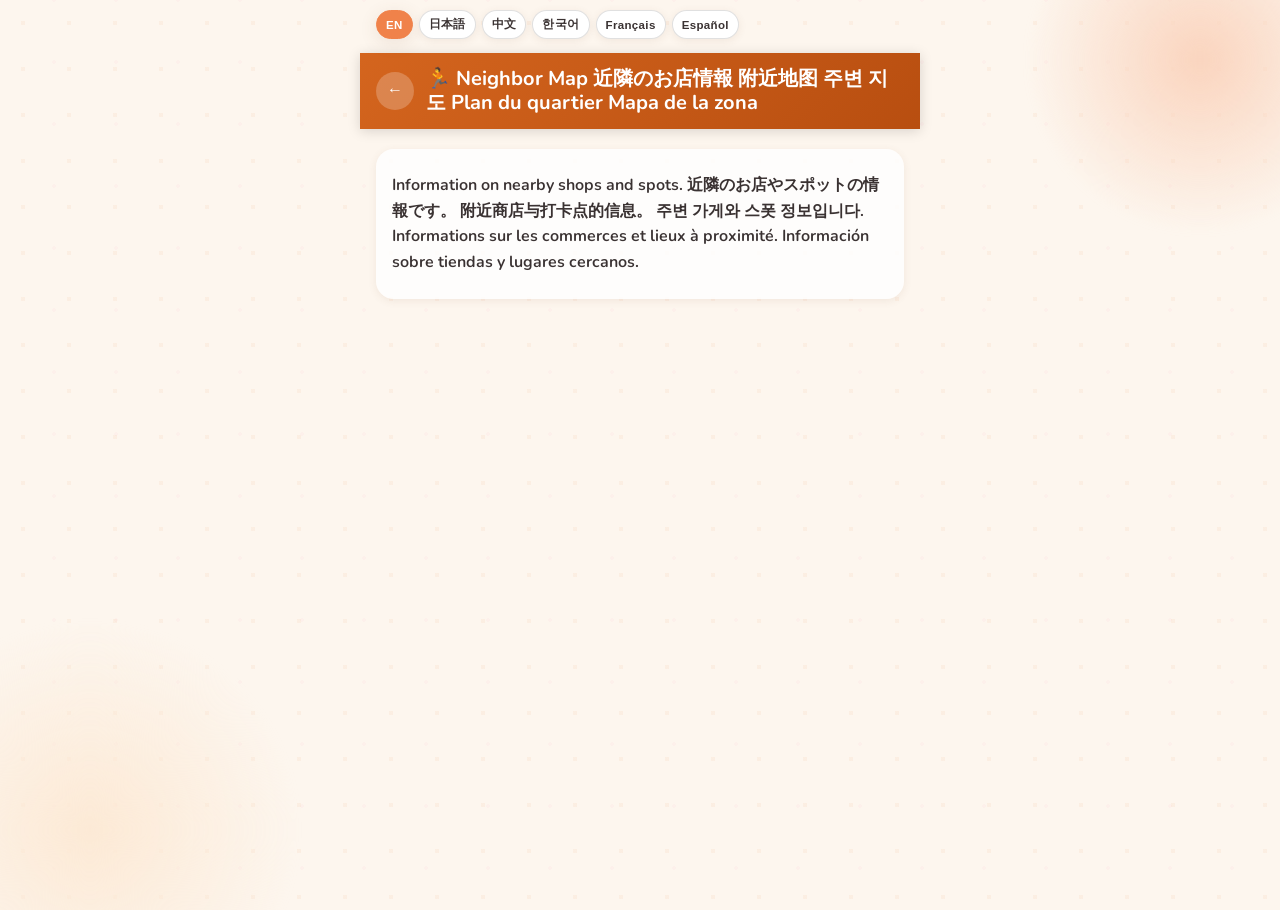
<file: nearby/index.html>
<!doctype html>
<html lang="en">
<head>
<meta charset="utf-8">
<meta name="viewport" content="width=device-width, initial-scale=1, viewport-fit=cover">
<meta name="theme-color" content="#fdf6ee">
<title>Neighbor Map — Hirai 5-chōme
平井5丁目</title>
<link rel="preconnect" href="https://fonts.googleapis.com">
<link rel="preconnect" href="https://fonts.gstatic.com" crossorigin>
<link href="https://fonts.googleapis.com/css2?family=Nunito:wght@500;600;700;800;900&family=Pacifico&display=swap" rel="stylesheet">
<link rel="stylesheet" href="../assets/site.css">
  <link rel="stylesheet" href="../assets/cute-pack.css">
  <style id="cute-pack-theme">:root{--cp-chip-a:#fff3e8;--cp-chip-b:#fdeef4;--cp-hover-shadow:rgba(220,140,90,.18);--cp-dot-1:rgba(240,170,120,.10);}</style>
</head>
<body>
<main>
<div class="lang-switcher" role="group" aria-label="Language">
  <button type="button" data-lang="en">EN</button>
  <button type="button" data-lang="ja">日本語</button>
  <button type="button" data-lang="zh">中文</button>
  <button type="button" data-lang="ko">한국어</button>
  <button type="button" data-lang="fr">Français</button>
  <button type="button" data-lang="es">Español</button>
</div>
<div class="top"><a class="back" href="../">←</a><h1>🏃 
  <span class="lang-en">Neighbor Map</span>
  <span class="lang-ja">近隣のお店情報</span>
  <span class="lang-zh">附近地图</span>
  <span class="lang-ko">주변 지도</span>
  <span class="lang-fr">Plan du quartier</span>
  <span class="lang-es">Mapa de la zona</span>
</h1></div><article class="content"><p>
  <span class="lang-en">Information on nearby shops and spots.</span>
  <span class="lang-ja">近隣のお店やスポットの情報です。</span>
  <span class="lang-zh">附近商店与打卡点的信息。</span>
  <span class="lang-ko">주변 가게와 스폿 정보입니다.</span>
  <span class="lang-fr">Informations sur les commerces et lieux à proximité.</span>
  <span class="lang-es">Información sobre tiendas y lugares cercanos.</span>
</p></article>

</main>
  <script src="../assets/i18n.js" defer></script>
  <script src="../assets/cute-pack.js" defer></script>
</body>
</html>
</file>
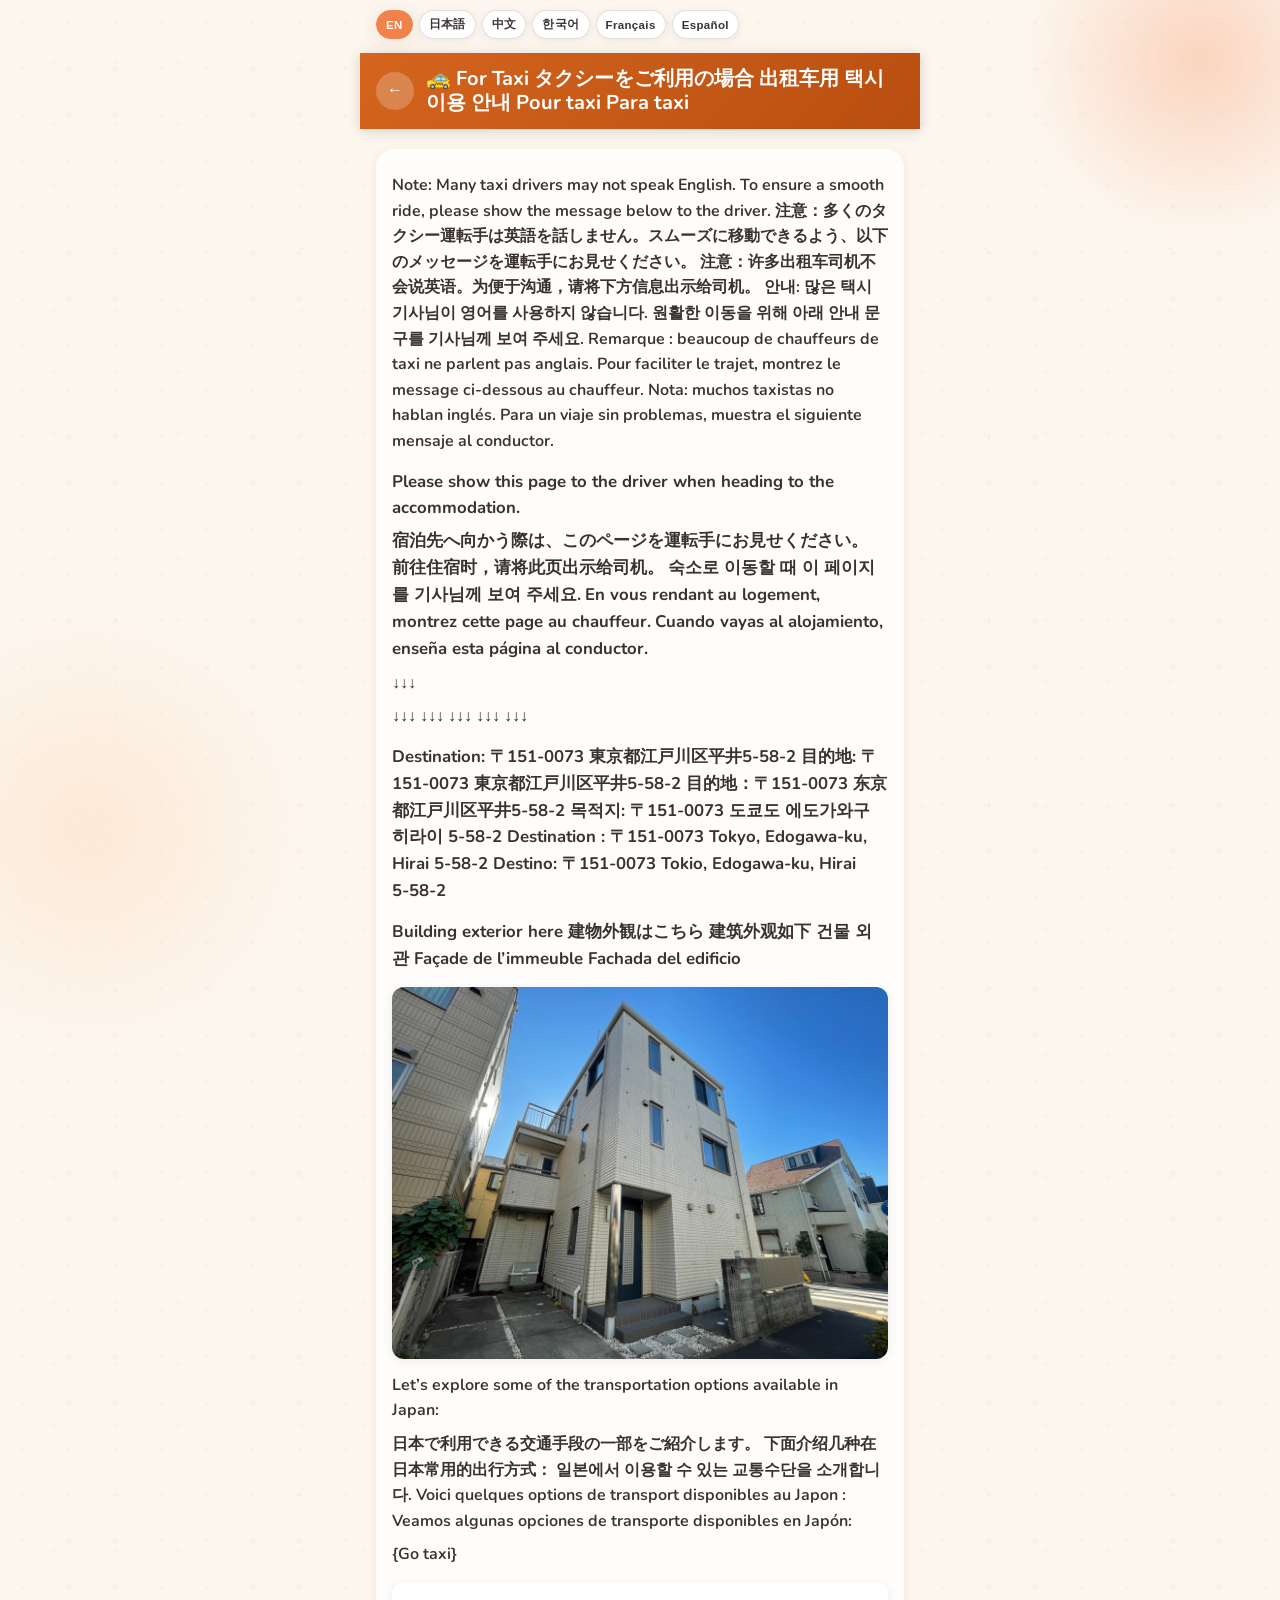
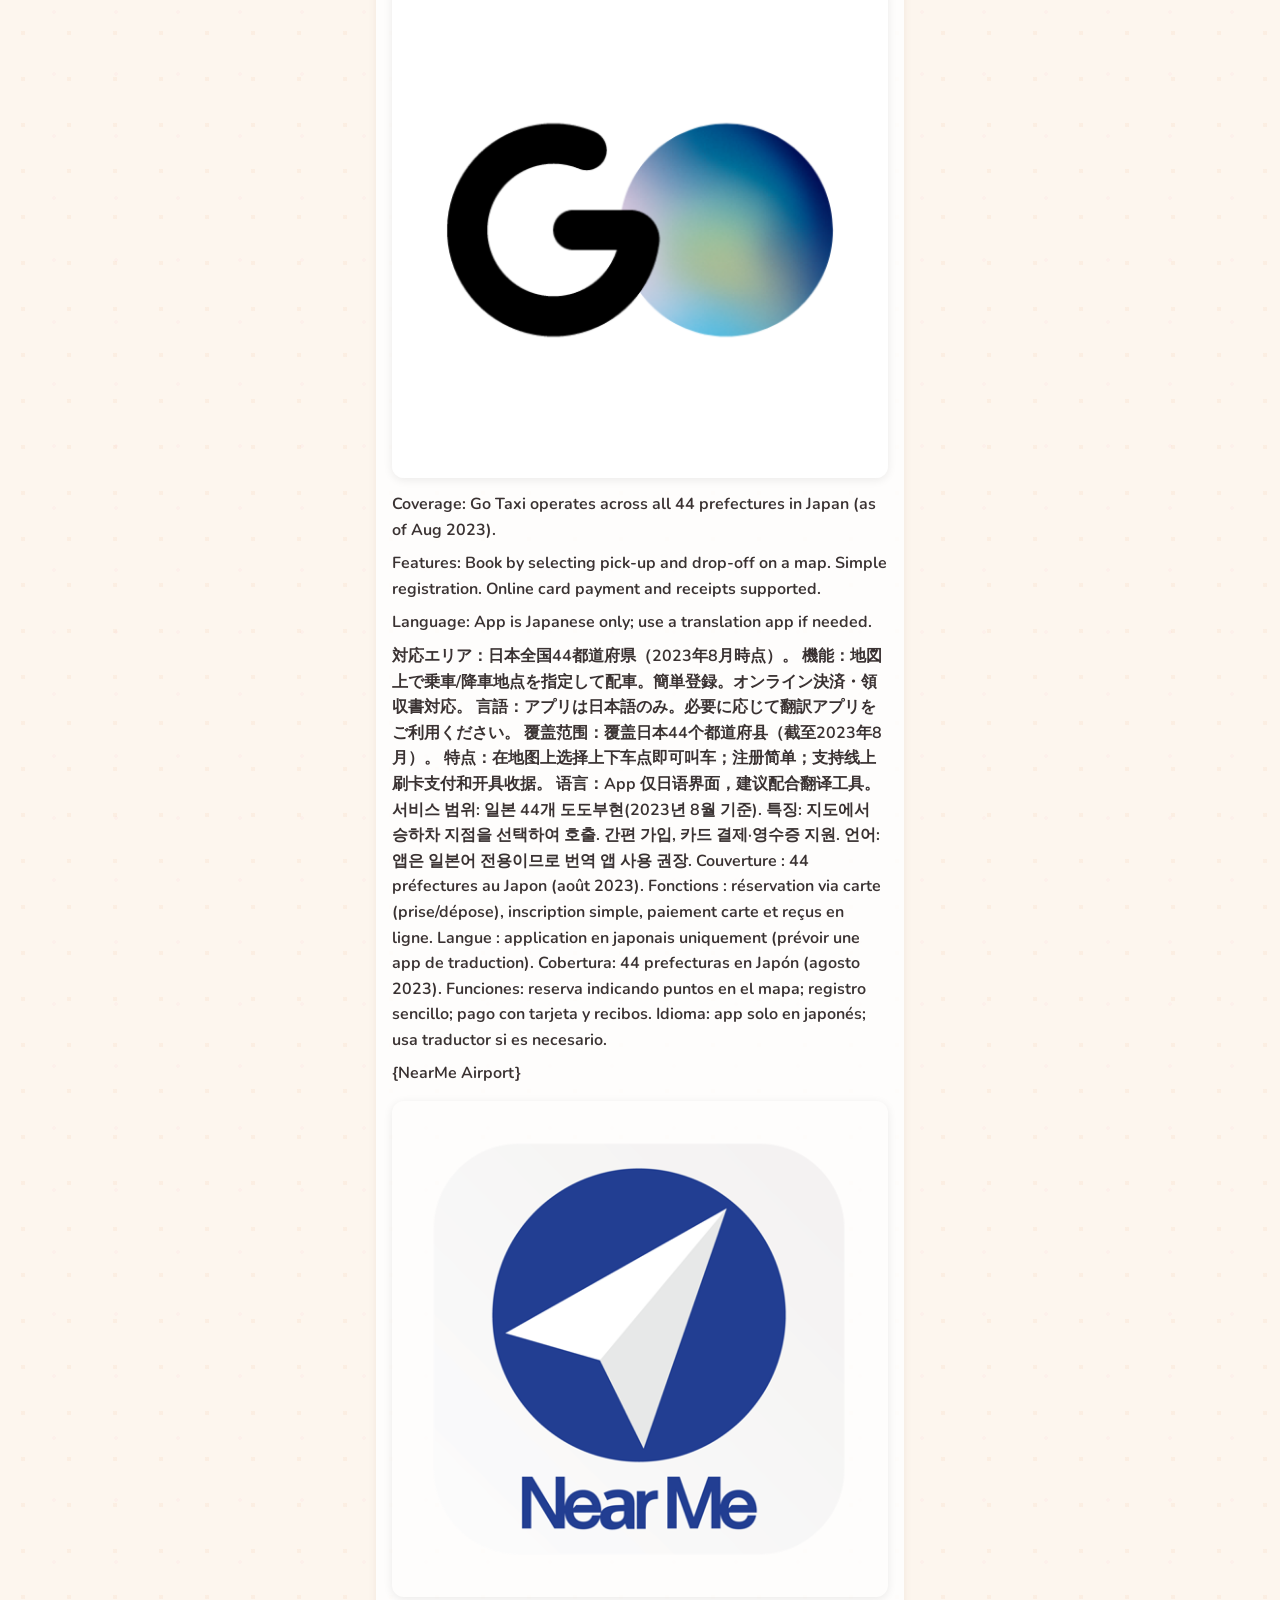
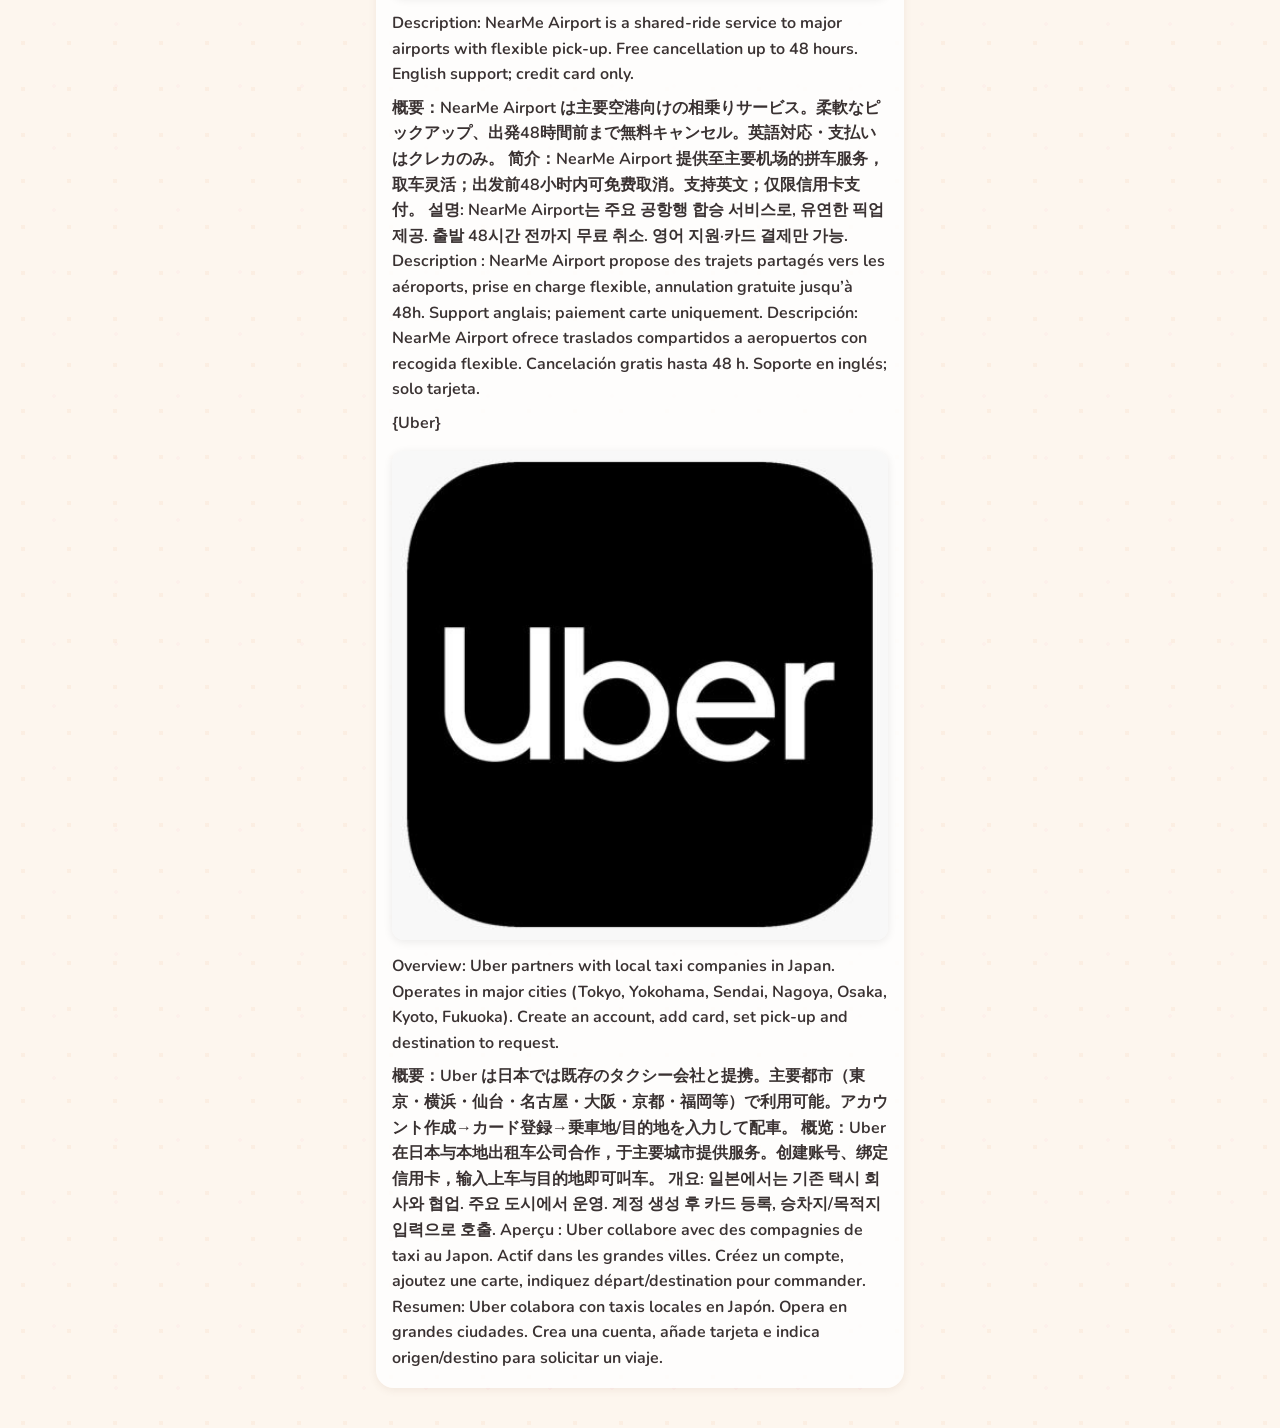
<file: taxi/index.html>
<!doctype html>
<html lang="en">
<head>
<meta charset="utf-8">
<meta name="viewport" content="width=device-width, initial-scale=1, viewport-fit=cover">
<meta name="theme-color" content="#fdf6ee">
<title>For Taxi — Hirai 5-chōme
平井5丁目</title>
<link rel="preconnect" href="https://fonts.googleapis.com">
<link rel="preconnect" href="https://fonts.gstatic.com" crossorigin>
<link href="https://fonts.googleapis.com/css2?family=Nunito:wght@500;600;700;800;900&family=Pacifico&display=swap" rel="stylesheet">
<link rel="stylesheet" href="../assets/site.css">
  <link rel="stylesheet" href="../assets/cute-pack.css">
  <style id="cute-pack-theme">:root{--cp-chip-a:#fff3e8;--cp-chip-b:#fdeef4;--cp-hover-shadow:rgba(220,140,90,.18);--cp-dot-1:rgba(240,170,120,.10);}</style>
</head>
<body>
<main>
<div class="lang-switcher" role="group" aria-label="Language">
  <button type="button" data-lang="en">EN</button>
  <button type="button" data-lang="ja">日本語</button>
  <button type="button" data-lang="zh">中文</button>
  <button type="button" data-lang="ko">한국어</button>
  <button type="button" data-lang="fr">Français</button>
  <button type="button" data-lang="es">Español</button>
</div>
<div class="top"><a class="back" href="../">←</a><h1>🚕 
  <span class="lang-en">For Taxi</span>
  <span class="lang-ja">タクシーをご利用の場合</span>
  <span class="lang-zh">出租车用</span>
  <span class="lang-ko">택시 이용 안내</span>
  <span class="lang-fr">Pour taxi</span>
  <span class="lang-es">Para taxi</span>
</h1></div><article class="content"><p>
  <span class="lang-en">Note: Many taxi drivers may not speak English. To ensure a smooth ride, please show the message below to the driver.</span>
  <span class="lang-ja">注意：多くのタクシー運転手は英語を話しません。スムーズに移動できるよう、以下のメッセージを運転手にお見せください。</span>
  <span class="lang-zh">注意：许多出租车司机不会说英语。为便于沟通，请将下方信息出示给司机。</span>
  <span class="lang-ko">안내: 많은 택시 기사님이 영어를 사용하지 않습니다. 원활한 이동을 위해 아래 안내 문구를 기사님께 보여 주세요.</span>
  <span class="lang-fr">Remarque : beaucoup de chauffeurs de taxi ne parlent pas anglais. Pour faciliter le trajet, montrez le message ci‑dessous au chauffeur.</span>
  <span class="lang-es">Nota: muchos taxistas no hablan inglés. Para un viaje sin problemas, muestra el siguiente mensaje al conductor.</span>
</p>
<h4 class="lang-en">Please show this page to the driver when heading to the accommodation.</h4>
<h4 class="lang-ja">宿泊先へ向かう際は、このページを運転手にお見せください。</h4>
<h4 class="lang-zh">前往住宿时，请将此页出示给司机。</h4>
<h4 class="lang-ko">숙소로 이동할 때 이 페이지를 기사님께 보여 주세요.</h4>
<h4 class="lang-fr">En vous rendant au logement, montrez cette page au chauffeur.</h4>
<h4 class="lang-es">Cuando vayas al alojamiento, enseña esta página al conductor.</h4>
<p class="lang-en">↓↓↓</p>
<p class="lang-ja">↓↓↓</p>
<p class="lang-zh">↓↓↓</p>
<p class="lang-ko">↓↓↓</p>
<p class="lang-fr">↓↓↓</p>
<p class="lang-es">↓↓↓</p>
<h4>
  <span class="lang-en">Destination: 〒151-0073 東京都江戸川区平井5-58-2</span>
  <span class="lang-ja">目的地: 〒151-0073 東京都江戸川区平井5-58-2</span>
  <span class="lang-zh">目的地：〒151-0073 东京都江戸川区平井5-58-2</span>
  <span class="lang-ko">목적지: 〒151-0073 도쿄도 에도가와구 히라이 5-58-2</span>
  <span class="lang-fr">Destination : 〒151-0073 Tokyo, Edogawa‑ku, Hirai 5‑58‑2</span>
  <span class="lang-es">Destino: 〒151-0073 Tokio, Edogawa‑ku, Hirai 5‑58‑2</span>
</h4>
<h4>
  <span class="lang-en">Building exterior here</span>
  <span class="lang-ja">建物外観はこちら</span>
  <span class="lang-zh">建筑外观如下</span>
  <span class="lang-ko">건물 외관</span>
  <span class="lang-fr">Façade de l’immeuble</span>
  <span class="lang-es">Fachada del edificio</span>
</h4>
<figure><img src="../images/名称未設定のデザイン_(42).png" alt="名称未設定のデザイン (42).png" loading="lazy"></figure>
<p class="lang-en">Let’s explore some of the transportation options available in Japan:</p>
<p class="lang-ja">日本で利用できる交通手段の一部をご紹介します。</p>
<p class="lang-zh">下面介绍几种在日本常用的出行方式：</p>
<p class="lang-ko">일본에서 이용할 수 있는 교통수단을 소개합니다.</p>
<p class="lang-fr">Voici quelques options de transport disponibles au Japon :</p>
<p class="lang-es">Veamos algunas opciones de transporte disponibles en Japón:</p>
<p>{Go taxi}</p>
<figure><img src="../images/Gotaxi.png" alt="Gotaxi.png" loading="lazy"></figure>
<p class="lang-en">Coverage: Go Taxi operates across all 44 prefectures in Japan (as of Aug 2023).</p>
<p class="lang-en">Features: Book by selecting pick‑up and drop‑off on a map. Simple registration. Online card payment and receipts supported.</p>
<p class="lang-en">Language: App is Japanese only; use a translation app if needed.</p>
<p class="lang-ja">対応エリア：日本全国44都道府県（2023年8月時点）。</p>
<p class="lang-ja">機能：地図上で乗車/降車地点を指定して配車。簡単登録。オンライン決済・領収書対応。</p>
<p class="lang-ja">言語：アプリは日本語のみ。必要に応じて翻訳アプリをご利用ください。</p>
<p class="lang-zh">覆盖范围：覆盖日本44个都道府县（截至2023年8月）。</p>
<p class="lang-zh">特点：在地图上选择上下车点即可叫车；注册简单；支持线上刷卡支付和开具收据。</p>
<p class="lang-zh">语言：App 仅日语界面，建议配合翻译工具。</p>
<p class="lang-ko">서비스 범위: 일본 44개 도도부현(2023년 8월 기준).</p>
<p class="lang-ko">특징: 지도에서 승하차 지점을 선택하여 호출. 간편 가입, 카드 결제·영수증 지원.</p>
<p class="lang-ko">언어: 앱은 일본어 전용이므로 번역 앱 사용 권장.</p>
<p class="lang-fr">Couverture : 44 préfectures au Japon (août 2023).</p>
<p class="lang-fr">Fonctions : réservation via carte (prise/dépose), inscription simple, paiement carte et reçus en ligne.</p>
<p class="lang-fr">Langue : application en japonais uniquement (prévoir une app de traduction).</p>
<p class="lang-es">Cobertura: 44 prefecturas en Japón (agosto 2023).</p>
<p class="lang-es">Funciones: reserva indicando puntos en el mapa; registro sencillo; pago con tarjeta y recibos.</p>
<p class="lang-es">Idioma: app solo en japonés; usa traductor si es necesario.</p>
<p>{NearMe Airport}</p>
<figure><img src="../images/unnamed.png" alt="unnamed.png" loading="lazy"></figure>
<p class="lang-en">Description: NearMe Airport is a shared‑ride service to major airports with flexible pick‑up. Free cancellation up to 48 hours. English support; credit card only.</p>
<p class="lang-ja">概要：NearMe Airport は主要空港向けの相乗りサービス。柔軟なピックアップ、出発48時間前まで無料キャンセル。英語対応・支払いはクレカのみ。</p>
<p class="lang-zh">简介：NearMe Airport 提供至主要机场的拼车服务，取车灵活；出发前48小时内可免费取消。支持英文；仅限信用卡支付。</p>
<p class="lang-ko">설명: NearMe Airport는 주요 공항행 합승 서비스로, 유연한 픽업 제공. 출발 48시간 전까지 무료 취소. 영어 지원·카드 결제만 가능.</p>
<p class="lang-fr">Description : NearMe Airport propose des trajets partagés vers les aéroports, prise en charge flexible, annulation gratuite jusqu’à 48h. Support anglais; paiement carte uniquement.</p>
<p class="lang-es">Descripción: NearMe Airport ofrece traslados compartidos a aeropuertos con recogida flexible. Cancelación gratis hasta 48 h. Soporte en inglés; solo tarjeta.</p>
<p>{Uber}</p>
<figure><img src="../images/Uber_edited.jpg" alt="Uber_edited.jpg" loading="lazy"></figure>
<p class="lang-en">Overview: Uber partners with local taxi companies in Japan. Operates in major cities (Tokyo, Yokohama, Sendai, Nagoya, Osaka, Kyoto, Fukuoka). Create an account, add card, set pick‑up and destination to request.</p>
<p class="lang-ja">概要：Uber は日本では既存のタクシー会社と提携。主要都市（東京・横浜・仙台・名古屋・大阪・京都・福岡等）で利用可能。アカウント作成→カード登録→乗車地/目的地を入力して配車。</p>
<p class="lang-zh">概览：Uber 在日本与本地出租车公司合作，于主要城市提供服务。创建账号、绑定信用卡，输入上车与目的地即可叫车。</p>
<p class="lang-ko">개요: 일본에서는 기존 택시 회사와 협업. 주요 도시에서 운영. 계정 생성 후 카드 등록, 승차지/목적지 입력으로 호출.</p>
<p class="lang-fr">Aperçu : Uber collabore avec des compagnies de taxi au Japon. Actif dans les grandes villes. Créez un compte, ajoutez une carte, indiquez départ/destination pour commander.</p>
<p class="lang-es">Resumen: Uber colabora con taxis locales en Japón. Opera en grandes ciudades. Crea una cuenta, añade tarjeta e indica origen/destino para solicitar un viaje.</p></article>

</main>
  <script src="../assets/i18n.js" defer></script>
  <script src="../assets/cute-pack.js" defer></script>
</body>
</html>
</file>
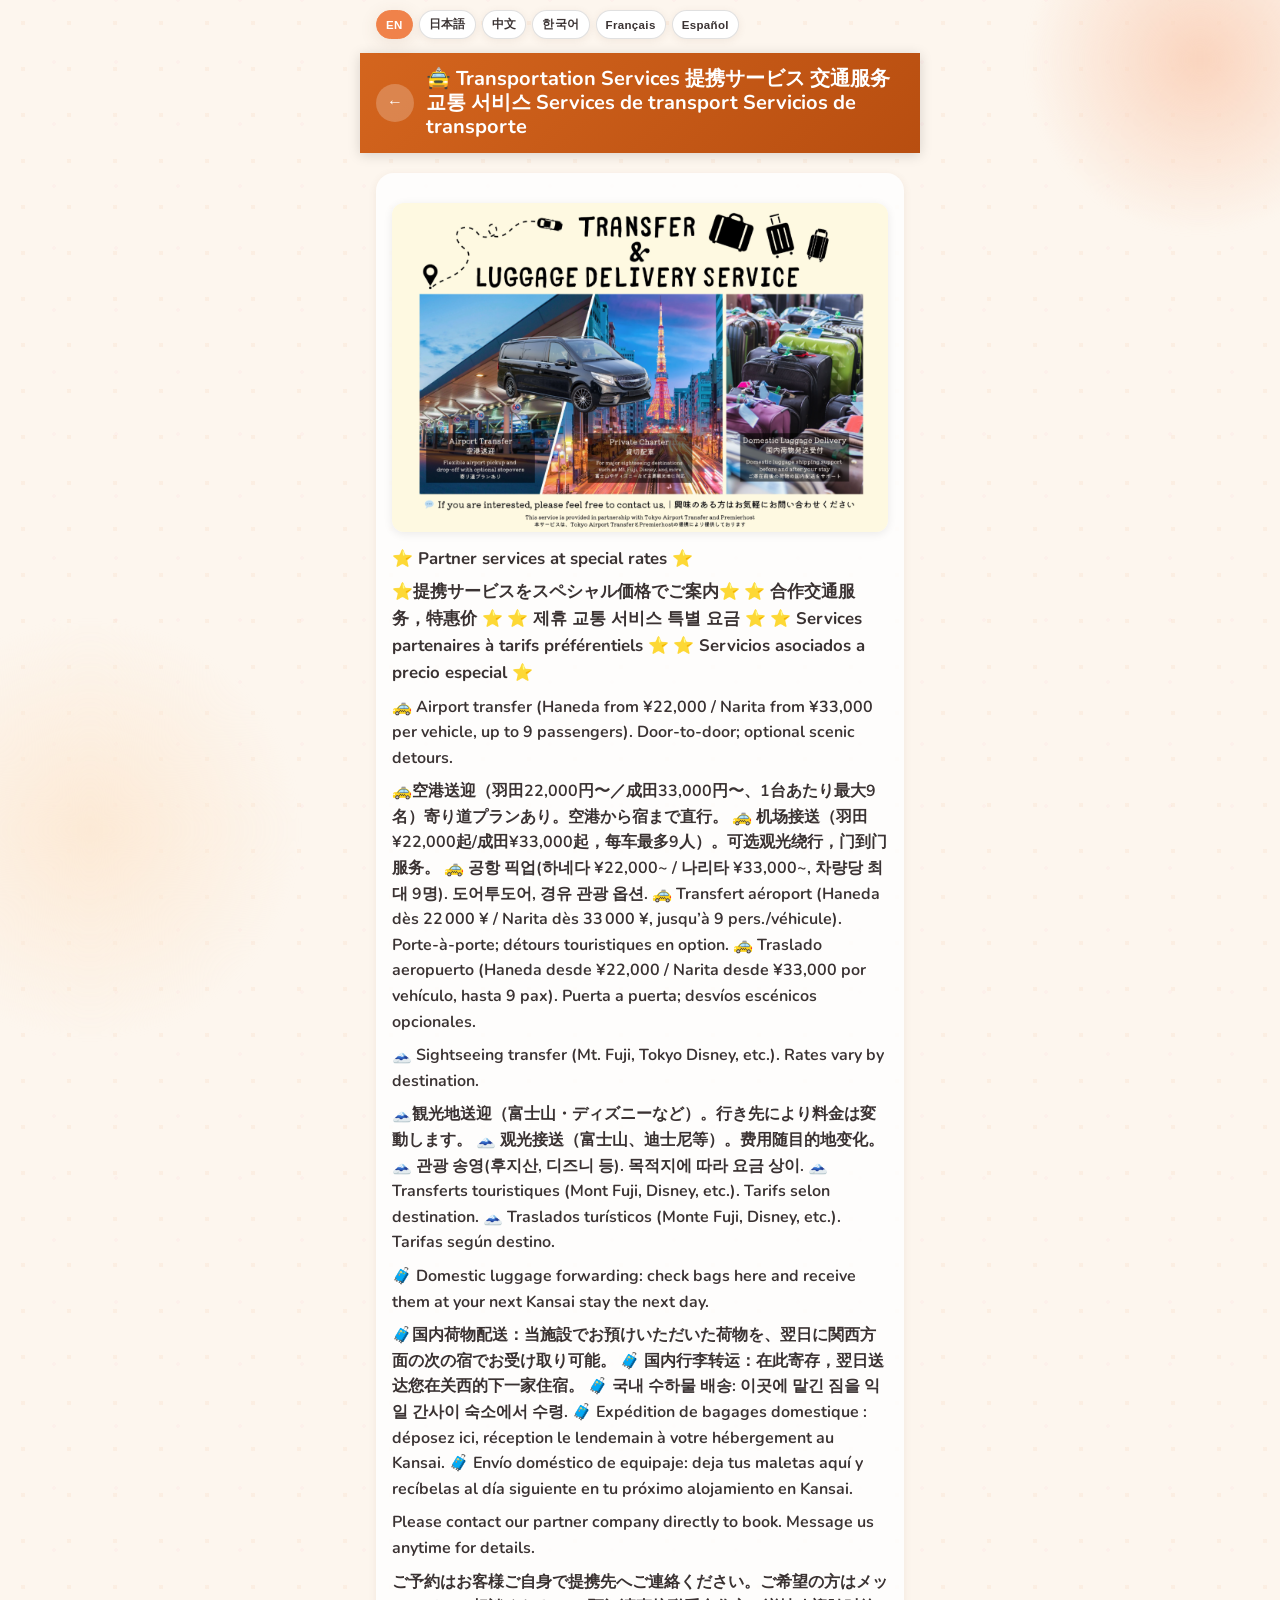
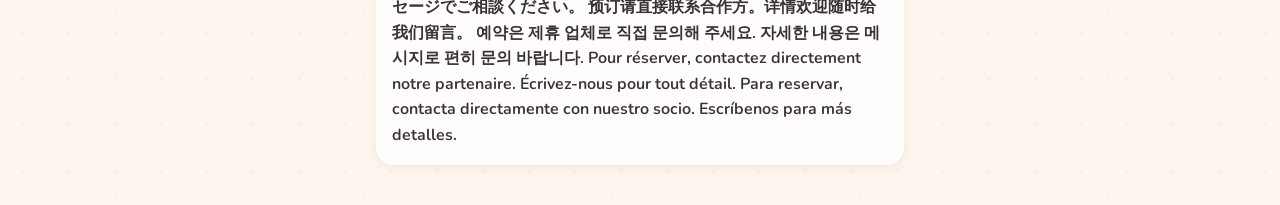
<file: transportation/index.html>
<!doctype html>
<html lang="en">
<head>
<meta charset="utf-8">
<meta name="viewport" content="width=device-width, initial-scale=1, viewport-fit=cover">
<meta name="theme-color" content="#fdf6ee">
<title>Transportation Services — Hirai 5-chōme
平井5丁目</title>
<link rel="preconnect" href="https://fonts.googleapis.com">
<link rel="preconnect" href="https://fonts.gstatic.com" crossorigin>
<link href="https://fonts.googleapis.com/css2?family=Nunito:wght@500;600;700;800;900&family=Pacifico&display=swap" rel="stylesheet">
<link rel="stylesheet" href="../assets/site.css">
  <link rel="stylesheet" href="../assets/cute-pack.css">
  <style id="cute-pack-theme">:root{--cp-chip-a:#fff3e8;--cp-chip-b:#fdeef4;--cp-hover-shadow:rgba(220,140,90,.18);--cp-dot-1:rgba(240,170,120,.10);}</style>
</head>
<body>
<main>
<div class="lang-switcher" role="group" aria-label="Language">
  <button type="button" data-lang="en">EN</button>
  <button type="button" data-lang="ja">日本語</button>
  <button type="button" data-lang="zh">中文</button>
  <button type="button" data-lang="ko">한국어</button>
  <button type="button" data-lang="fr">Français</button>
  <button type="button" data-lang="es">Español</button>
</div>
<div class="top"><a class="back" href="../">←</a><h1>🚖 
  <span class="lang-en">Transportation Services</span>
  <span class="lang-ja">提携サービス</span>
  <span class="lang-zh">交通服务</span>
  <span class="lang-ko">교통 서비스</span>
  <span class="lang-fr">Services de transport</span>
  <span class="lang-es">Servicios de transporte</span>
</h1></div><article class="content"><figure><img src="../images/Screenshot_2026-05-23_at_3.01.22_PM.png" alt="Screenshot 2026-05-23 at 3.01.22 PM.png" loading="lazy"></figure>
<h4 class="lang-en">⭐️ Partner services at special rates ⭐️</h4>
<h4 class="lang-ja">⭐️提携サービスをスペシャル価格でご案内⭐️</h4>
<h4 class="lang-zh">⭐️ 合作交通服务，特惠价 ⭐️</h4>
<h4 class="lang-ko">⭐️ 제휴 교통 서비스 특별 요금 ⭐️</h4>
<h4 class="lang-fr">⭐️ Services partenaires à tarifs préférentiels ⭐️</h4>
<h4 class="lang-es">⭐️ Servicios asociados a precio especial ⭐️</h4>

<p class="lang-en">🚕 Airport transfer (Haneda from ¥22,000 / Narita from ¥33,000 per vehicle, up to 9 passengers). Door‑to‑door; optional scenic detours.</p>
<p class="lang-ja">🚕空港送迎（羽田22,000円〜／成田33,000円〜、1台あたり最大9名）寄り道プランあり。空港から宿まで直行。</p>
<p class="lang-zh">🚕 机场接送（羽田¥22,000起/成田¥33,000起，每车最多9人）。可选观光绕行，门到门服务。</p>
<p class="lang-ko">🚕 공항 픽업(하네다 ¥22,000~ / 나리타 ¥33,000~, 차량당 최대 9명). 도어투도어, 경유 관광 옵션.</p>
<p class="lang-fr">🚕 Transfert aéroport (Haneda dès 22 000 ¥ / Narita dès 33 000 ¥, jusqu’à 9 pers./véhicule). Porte‑à‑porte; détours touristiques en option.</p>
<p class="lang-es">🚕 Traslado aeropuerto (Haneda desde ¥22,000 / Narita desde ¥33,000 por vehículo, hasta 9 pax). Puerta a puerta; desvíos escénicos opcionales.</p>

<p class="lang-en">🗻 Sightseeing transfer (Mt. Fuji, Tokyo Disney, etc.). Rates vary by destination.</p>
<p class="lang-ja">🗻観光地送迎（富士山・ディズニーなど）。行き先により料金は変動します。</p>
<p class="lang-zh">🗻 观光接送（富士山、迪士尼等）。费用随目的地变化。</p>
<p class="lang-ko">🗻 관광 송영(후지산, 디즈니 등). 목적지에 따라 요금 상이.</p>
<p class="lang-fr">🗻 Transferts touristiques (Mont Fuji, Disney, etc.). Tarifs selon destination.</p>
<p class="lang-es">🗻 Traslados turísticos (Monte Fuji, Disney, etc.). Tarifas según destino.</p>

<p class="lang-en">🧳 Domestic luggage forwarding: check bags here and receive them at your next Kansai stay the next day.</p>
<p class="lang-ja">🧳国内荷物配送：当施設でお預けいただいた荷物を、翌日に関西方面の次の宿でお受け取り可能。</p>
<p class="lang-zh">🧳 国内行李转运：在此寄存，翌日送达您在关西的下一家住宿。</p>
<p class="lang-ko">🧳 국내 수하물 배송: 이곳에 맡긴 짐을 익일 간사이 숙소에서 수령.</p>
<p class="lang-fr">🧳 Expédition de bagages domestique : déposez ici, réception le lendemain à votre hébergement au Kansai.</p>
<p class="lang-es">🧳 Envío doméstico de equipaje: deja tus maletas aquí y recíbelas al día siguiente en tu próximo alojamiento en Kansai.</p>

<p class="lang-en">Please contact our partner company directly to book. Message us anytime for details.</p>
<p class="lang-ja">ご予約はお客様ご自身で提携先へご連絡ください。ご希望の方はメッセージでご相談ください。</p>
<p class="lang-zh">预订请直接联系合作方。详情欢迎随时给我们留言。</p>
<p class="lang-ko">예약은 제휴 업체로 직접 문의해 주세요. 자세한 내용은 메시지로 편히 문의 바랍니다.</p>
<p class="lang-fr">Pour réserver, contactez directement notre partenaire. Écrivez‑nous pour tout détail.</p>
<p class="lang-es">Para reservar, contacta directamente con nuestro socio. Escríbenos para más detalles.</p></article>

</main>
  <script src="../assets/i18n.js" defer></script>
  <script src="../assets/cute-pack.js" defer></script>
</body>
</html>
</file>
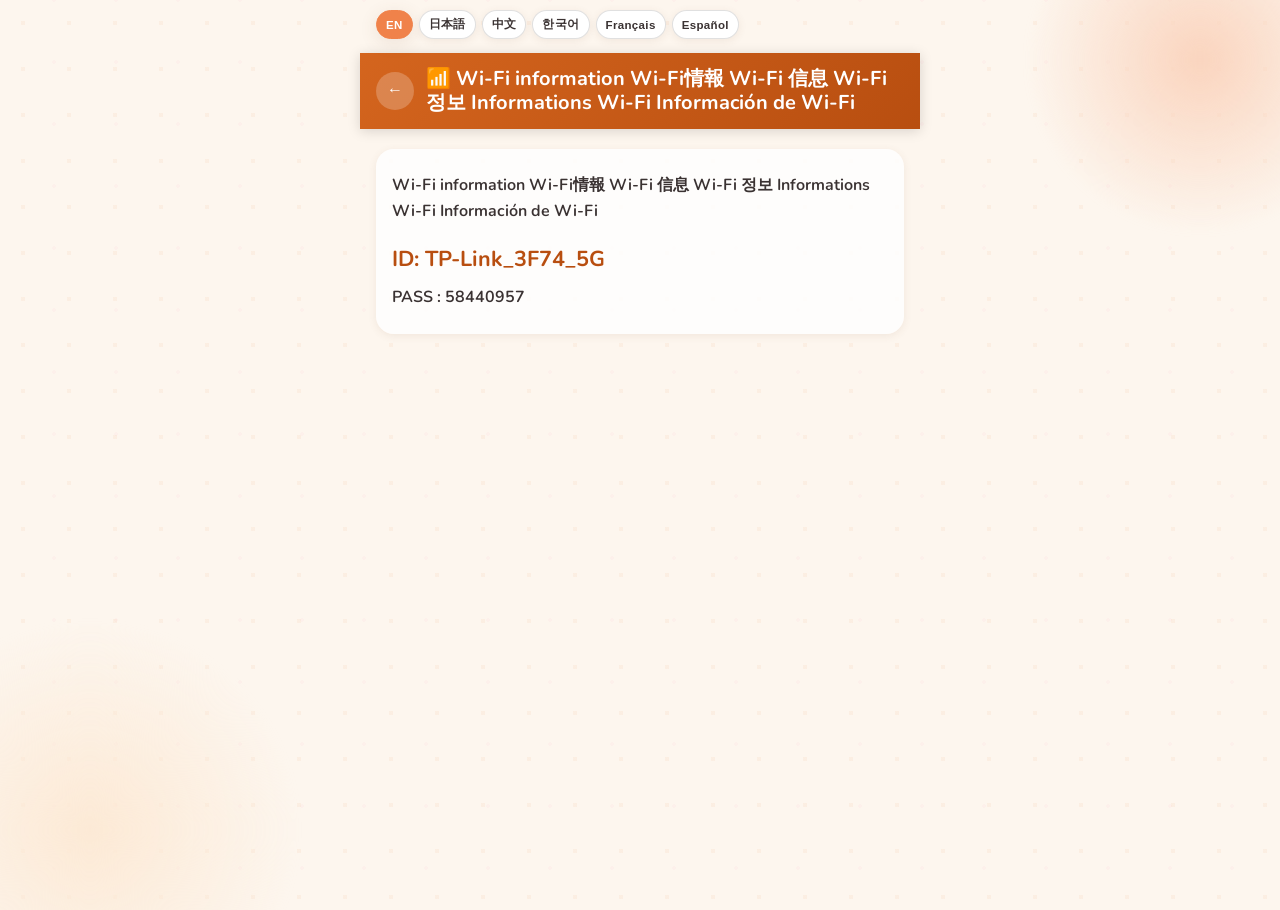
<file: wifi/index.html>
<!doctype html>
<html lang="en">
<head>
<meta charset="utf-8">
<meta name="viewport" content="width=device-width, initial-scale=1, viewport-fit=cover">
<meta name="theme-color" content="#fdf6ee">
<title>Wi-Fi information — Hirai 5-chōme
平井5丁目</title>
<link rel="preconnect" href="https://fonts.googleapis.com">
<link rel="preconnect" href="https://fonts.gstatic.com" crossorigin>
<link href="https://fonts.googleapis.com/css2?family=Nunito:wght@500;600;700;800;900&family=Pacifico&display=swap" rel="stylesheet">
<link rel="stylesheet" href="../assets/site.css">
  <link rel="stylesheet" href="../assets/cute-pack.css">
  <style id="cute-pack-theme">:root{--cp-chip-a:#fff3e8;--cp-chip-b:#fdeef4;--cp-hover-shadow:rgba(220,140,90,.18);--cp-dot-1:rgba(240,170,120,.10);}</style>
</head>
<body>
<main>
<div class="lang-switcher" role="group" aria-label="Language">
  <button type="button" data-lang="en">EN</button>
  <button type="button" data-lang="ja">日本語</button>
  <button type="button" data-lang="zh">中文</button>
  <button type="button" data-lang="ko">한국어</button>
  <button type="button" data-lang="fr">Français</button>
  <button type="button" data-lang="es">Español</button>
</div>
<div class="top"><a class="back" href="../">←</a><h1>📶 
  <span class="lang-en">Wi‑Fi information</span>
  <span class="lang-ja">Wi‑Fi情報</span>
  <span class="lang-zh">Wi‑Fi 信息</span>
  <span class="lang-ko">Wi‑Fi 정보</span>
  <span class="lang-fr">Informations Wi‑Fi</span>
  <span class="lang-es">Información de Wi‑Fi</span>
</h1></div><article class="content"><p>
  <span class="lang-en">Wi‑Fi information</span>
  <span class="lang-ja">Wi‑Fi情報</span>
  <span class="lang-zh">Wi‑Fi 信息</span>
  <span class="lang-ko">Wi‑Fi 정보</span>
  <span class="lang-fr">Informations Wi‑Fi</span>
  <span class="lang-es">Información de Wi‑Fi</span>
</p>
<h3>ID: TP-Link_3F74_5G</h3>
<p>PASS : 58440957</p></article>

</main>
  <script src="../assets/i18n.js" defer></script>
  <script src="../assets/cute-pack.js" defer></script>
</body>
</html>
</file>
<file: assets/site.css>
:root{--cream:#fdf6ee;--cream-deep:#f7ead5;--orange:#f0824a;--orange-light:#fad4be;--orange-soft:#fce7d5;--teal:#d4651e;--teal-dark:#b84e10;--teal-soft:#fce9d5;--dusty-rose:#c17b7b;--dusty-rose-soft:#f7e5e5;--green-dark:#3a6b52;--green-soft:#dbe8df;--text:#3a3232;--muted:#6b5a5a;--soft:#9a8585;--white:#fff;--shadow-sm:0 2px 8px rgba(120,80,60,.09);--shadow-md:0 4px 18px rgba(120,80,60,.12);--shadow-hover:0 14px 38px rgba(120,80,60,.22);--ease-pop:cubic-bezier(.34,1.56,.64,1)}
*{box-sizing:border-box}body{margin:0;font-family:Nunito,-apple-system,BlinkMacSystemFont,sans-serif;background:var(--cream);color:var(--text);line-height:1.6;min-height:100vh;overflow-x:hidden}body:before,body:after{content:"";position:fixed;border-radius:50%;pointer-events:none;z-index:0;filter:blur(4px)}body:before{top:-120px;right:-100px;width:360px;height:360px;background:radial-gradient(circle,var(--orange-light) 0%,transparent 68%)}body:after{bottom:-140px;left:-120px;width:420px;height:420px;background:radial-gradient(circle,var(--teal-soft) 0%,transparent 70%)}main{position:relative;max-width:560px;margin:0 auto;padding:0 0 40px;z-index:1}
.hero{text-align:center;padding:54px 24px 28px}.hero .mark{display:inline-block;font-size:68px;line-height:1;margin-bottom:10px;filter:drop-shadow(0 8px 14px rgba(240,130,74,.25));animation:floatHouse 3.5s ease-in-out infinite}.hero h1{font-family:Pacifico,cursive;font-weight:400;color:var(--teal-dark);font-size:clamp(2rem,7vw,3rem);line-height:1.15;margin:0 0 8px;text-shadow:3px 3px 0 var(--teal-soft);letter-spacing:.01em}.hero p{display:inline-flex;align-items:center;gap:6px;margin:4px 0 0;padding:5px 14px;border-radius:999px;background:rgba(255,255,255,.7);color:var(--muted);font-size:.76rem;font-weight:800;letter-spacing:.05em;border:1px solid rgba(240,130,74,.18)}
@keyframes floatHouse{0%,100%{transform:translateY(0) rotate(-2deg)}50%{transform:translateY(-7px) rotate(2deg)}}@keyframes popIn{from{opacity:0;transform:scale(.88) translateY(10px)}to{opacity:1;transform:scale(1) translateY(0)}}
.wifi{margin:8px 16px 28px;background:linear-gradient(135deg,var(--teal) 0%,var(--teal-dark) 100%);color:white;border-radius:28px;padding:18px;box-shadow:var(--shadow-md);position:relative;overflow:hidden}.wifi:before{content:"📶";position:absolute;right:-6px;top:-10px;font-size:84px;opacity:.10;transform:rotate(-12deg)}.wifi strong{display:block;font-size:.72rem;font-weight:900;letter-spacing:.15em;text-transform:uppercase;color:rgba(255,255,255,.8)}.wifi code{display:block;background:rgba(255,255,255,.14);border:1px solid rgba(255,255,255,.22);padding:10px 14px;border-radius:16px;margin-top:10px;font-size:.98rem;font-weight:800;color:white;white-space:normal}
.menu{padding:0 16px}.menu-group{margin-bottom:18px}.menu-group-head{display:flex;align-items:baseline;gap:10px;margin:0 4px 12px}.menu-group-title{font-family:Pacifico,cursive;font-weight:400;font-size:1.1rem;color:var(--orange);letter-spacing:.02em}.menu-group-line{flex:1;height:2px;background:linear-gradient(to right,var(--orange-light),transparent);border-radius:2px}.btn-grid{display:grid;grid-template-columns:1fr 1fr;gap:12px}.pl-btn{background:var(--white);border-radius:22px;padding:18px 12px 16px;display:flex;flex-direction:column;align-items:center;gap:8px;text-decoration:none;color:var(--text);box-shadow:var(--shadow-sm);border:1.5px solid transparent;transition:transform .22s var(--ease-pop),box-shadow .22s ease,border-color .2s ease;animation:popIn .4s var(--ease-pop) both;position:relative;overflow:hidden}.pl-btn:before{content:"";position:absolute;top:0;left:0;right:0;height:3px;background:var(--btn-accent,var(--orange));opacity:0;transition:opacity .2s}.pl-btn:hover,.pl-btn:focus-visible{transform:translateY(-4px);box-shadow:var(--shadow-hover);border-color:var(--btn-accent,var(--orange));outline:none}.pl-btn:hover:before,.pl-btn:focus-visible:before{opacity:1}.pl-icon-wrap{width:52px;height:52px;border-radius:50%;display:flex;align-items:center;justify-content:center;background:var(--btn-tint,var(--orange-soft));transition:transform .3s var(--ease-pop)}.pl-btn:hover .pl-icon-wrap{transform:scale(1.08) rotate(-5deg)}.pl-icon{font-size:1.8rem;line-height:1;filter:drop-shadow(0 2px 3px rgba(0,0,0,.08))}.pl-en{font-size:.8rem;font-weight:800;text-transform:uppercase;letter-spacing:.04em;color:var(--btn-accent,var(--orange));text-align:center;line-height:1.2}.pl-ja{font-size:.7rem;font-weight:700;color:var(--muted);text-align:center;line-height:1.35}.pl-btn:nth-of-type(1){--btn-accent:var(--orange);--btn-tint:var(--orange-soft);animation-delay:.05s}.pl-btn:nth-of-type(2){--btn-accent:var(--teal-dark);--btn-tint:var(--teal-soft);animation-delay:.1s}.pl-btn:nth-of-type(3){--btn-accent:var(--dusty-rose);--btn-tint:var(--dusty-rose-soft);animation-delay:.15s}.pl-btn:nth-of-type(4){--btn-accent:var(--green-dark);--btn-tint:var(--green-soft);animation-delay:.2s}
.top{position:sticky;top:0;background:linear-gradient(135deg,var(--teal),var(--teal-dark));color:white;margin:0 0 20px;padding:14px 16px;display:flex;align-items:center;gap:12px;box-shadow:0 2px 12px rgba(0,0,0,.15);z-index:5}.back{color:white;text-decoration:none;background:rgba(255,255,255,.22);width:38px;height:38px;border-radius:50%;display:grid;place-items:center;font-weight:900;flex-shrink:0}.top h1{font-size:1.25rem;margin:0;line-height:1.2}
.content{margin:0 16px;background:rgba(255,255,255,.82);border-radius:18px;padding:16px;box-shadow:var(--shadow-sm)}h3{font-size:1.35rem;color:var(--teal-dark);margin:18px 0 8px}h4,h5{font-size:1.05rem;margin:14px 0 6px;color:var(--text)}p{margin:8px 0;font-weight:650}ul{padding-left:1.2rem}li{margin:6px 0}figure{margin:14px 0}img{width:100%;height:auto;border-radius:12px;display:block;box-shadow:0 2px 10px rgba(0,0,0,.08)}code{font-family:ui-monospace,SFMono-Regular,Menlo,monospace;background:#f7ead5;border-radius:6px;padding:2px 5px}.note{background:#fff7ed;border-left:5px solid var(--orange);border-radius:12px;padding:12px 14px;margin:18px 0;font-weight:800}
@media(max-width:420px){.btn-grid{grid-template-columns:1fr}.hero{padding-top:42px}.pl-btn{padding:16px 12px}}

a{overflow-wrap:anywhere}

/* --- i18n visibility --- */
/* Hide all language-specific blocks by default; show only the active one via [data-lang] on body */
[class^="lang-"], [class*=" lang-"] { display: none; }
.pl-en, .pl-ja { display: none; } /* index menu existing labels map to en/ja */

[data-lang="en"] .lang-en, [data-lang="en"] .pl-en { display: revert; }
[data-lang="ja"] .lang-ja, [data-lang="ja"] .pl-ja { display: revert; }
[data-lang="zh"] .lang-zh { display: revert; }
[data-lang="ko"] .lang-ko { display: revert; }
[data-lang="fr"] .lang-fr { display: revert; }
[data-lang="es"] .lang-es { display: revert; }

/* Ensure inline text keeps inline layout when revealed */
.lang-en,.lang-ja,.lang-zh,.lang-ko,.lang-fr,.lang-es{ display: inline; }

/* --- Language switcher --- */
.lang-switcher{ position:relative; z-index:6; margin:10px 16px 14px; display:flex; flex-wrap:wrap; gap:6px; }
.lang-switcher button{ appearance:none; border:1px solid rgba(0,0,0,.12); background:#fff; color:var(--text); padding:6px 9px; border-radius:999px; font-weight:800; font-size:.72rem; letter-spacing:.03em; cursor:pointer; box-shadow:var(--shadow-sm); }
.lang-switcher button.active{ background:var(--orange); border-color:var(--orange); color:#fff; box-shadow:var(--shadow-md); }
.lang-switcher button:focus-visible{ outline:2px solid var(--orange); outline-offset:2px; }
</file>
<file: assets/cute-pack.css>
/* ==== Cute Pack: shared lightweight decorations (no deps) ==== */
:root {
  --cp-chip-a: #eaf6ff;
  --cp-chip-b: #fdf1f7;
  --cp-hover-shadow: rgba(80, 140, 200, .18);
  --cp-dot-1: rgba(140, 190, 240, .10);
  --cp-dot-2: rgba(255, 170, 200, .08);
  --cp-sparkle: #ffb6d1;
}

@media (prefers-reduced-motion: no-preference) {
  .hero-house,
  .hero .mark,
  header.hero .mark,
  body:not(.cp-emergency) .top-emoji,
  body:not(.cp-emergency) .top h1 span[aria-hidden="true"] {
    display: inline-block;
    animation: cp-bob 3s ease-in-out infinite;
    will-change: transform;
  }

  @keyframes cp-bob {
    0%, 100% { transform: translateY(0) rotate(-2deg); }
    50% { transform: translateY(-8px) rotate(2deg); }
  }

  .pl-icon {
    display: inline-block;
    animation: cp-wiggle 4s ease-in-out infinite;
    will-change: transform;
  }

  .pl-btn:nth-child(2) .pl-icon { animation-delay: .6s; }
  .pl-btn:nth-child(3) .pl-icon { animation-delay: 1.2s; }
  .pl-btn:nth-child(4) .pl-icon { animation-delay: 1.8s; }

  @keyframes cp-wiggle {
    0%, 88%, 100% { transform: rotate(0); }
    90% { transform: rotate(-8deg) scale(1.08); }
    94% { transform: rotate(8deg) scale(1.08); }
    98% { transform: rotate(-4deg); }
  }

  .wifi-card,
  .wifi {
    position: relative;
    overflow: hidden;
  }

  .wifi-card::after,
  .wifi::after {
    content: '';
    position: absolute;
    top: 0;
    left: -80%;
    width: 50%;
    height: 100%;
    background: linear-gradient(105deg, transparent, rgba(255,255,255,.35), transparent);
    animation: cp-shine 5s ease-in-out infinite;
    pointer-events: none;
  }

  @keyframes cp-shine {
    0%, 70% { transform: translateX(0); opacity: 1; }
    85%, 100% { transform: translateX(420%); opacity: 1; }
  }

  .cp-reveal {
    opacity: 0;
    transform: translateY(14px) scale(.98);
    transition: opacity .5s ease, transform .5s cubic-bezier(.34, 1.56, .64, 1);
  }

  .cp-reveal.cp-in {
    opacity: 1;
    transform: none;
  }

  .chat-avatar {
    animation: cp-hop 6s ease-in-out infinite;
    will-change: transform;
  }

  @keyframes cp-hop {
    0%, 92%, 100% { transform: translateY(0); }
    94% { transform: translateY(-5px); }
    97% { transform: translateY(0); }
    98.5% { transform: translateY(-2px); }
  }
}

@media (prefers-reduced-motion: reduce) {
  .hero-house,
  .hero .mark,
  header.hero .mark,
  .top-emoji,
  .pl-icon,
  .chat-avatar,
  .wifi-card::after,
  .wifi::after {
    animation: none !important;
  }

  .cp-reveal,
  .cp-reveal.cp-in {
    opacity: 1 !important;
    transform: none !important;
    transition: none !important;
  }
}

.pl-btn,
.chip,
.em-btn,
.lang-btn,
.back-btn,
.back,
.back-footer a,
.maps-btn,
.map-link,
.wifi-row,
.qr-toggle,
.send-btn {
  transition: transform .15s cubic-bezier(.34, 1.56, .64, 1), box-shadow .15s;
}

.pl-btn:active,
.chip:active,
.em-btn:active,
.lang-btn:active,
.back-btn:active,
.back:active,
.back-footer a:active,
.maps-btn:active,
.map-link:active,
.wifi-row:active,
.qr-toggle:active,
.send-btn:active {
  transform: scale(.94);
}

.pl-btn:hover,
.back:hover,
.back-footer a:hover,
.maps-btn:hover,
.map-link:hover,
.wifi-row:hover,
.qr-toggle:hover {
  transform: translateY(-3px) scale(1.02);
  box-shadow: 0 10px 24px var(--cp-hover-shadow);
}

.pl-icon-wrap {
  background: linear-gradient(135deg, var(--cp-chip-a), var(--cp-chip-b)) !important;
  border-radius: 50%;
  box-shadow: inset 0 0 0 3px #fff, 0 3px 8px rgba(120, 160, 220, .15);
}

body {
  background-image:
    radial-gradient(var(--cp-dot-1) 2.5px, transparent 2.5px),
    radial-gradient(var(--cp-dot-2) 2px, transparent 2px);
  background-size: 46px 46px, 62px 62px;
  background-position: 0 0, 23px 31px;
}

.menu-group-title::after {
  content: ' ✦';
  font-size: .7em;
  color: var(--cp-sparkle);
  vertical-align: super;
}
/* ==== /Cute Pack ==== */
</file>
